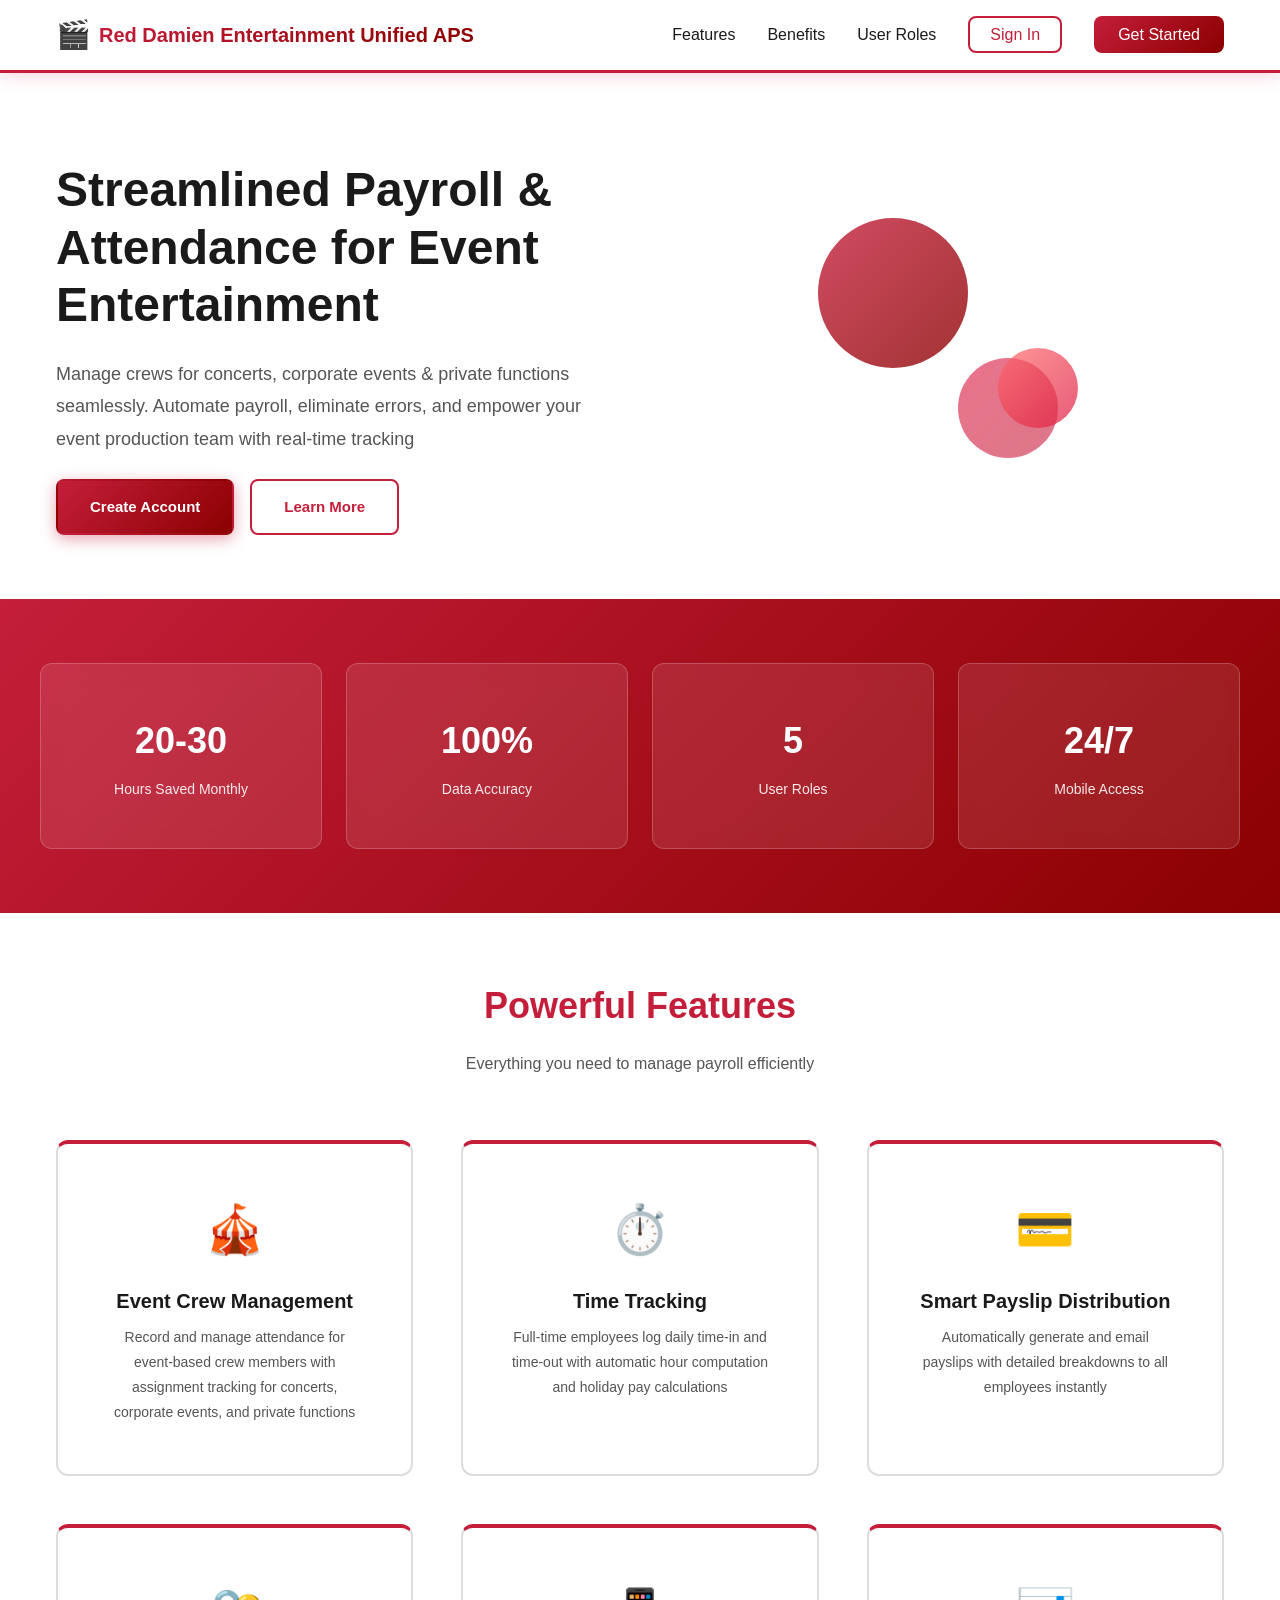
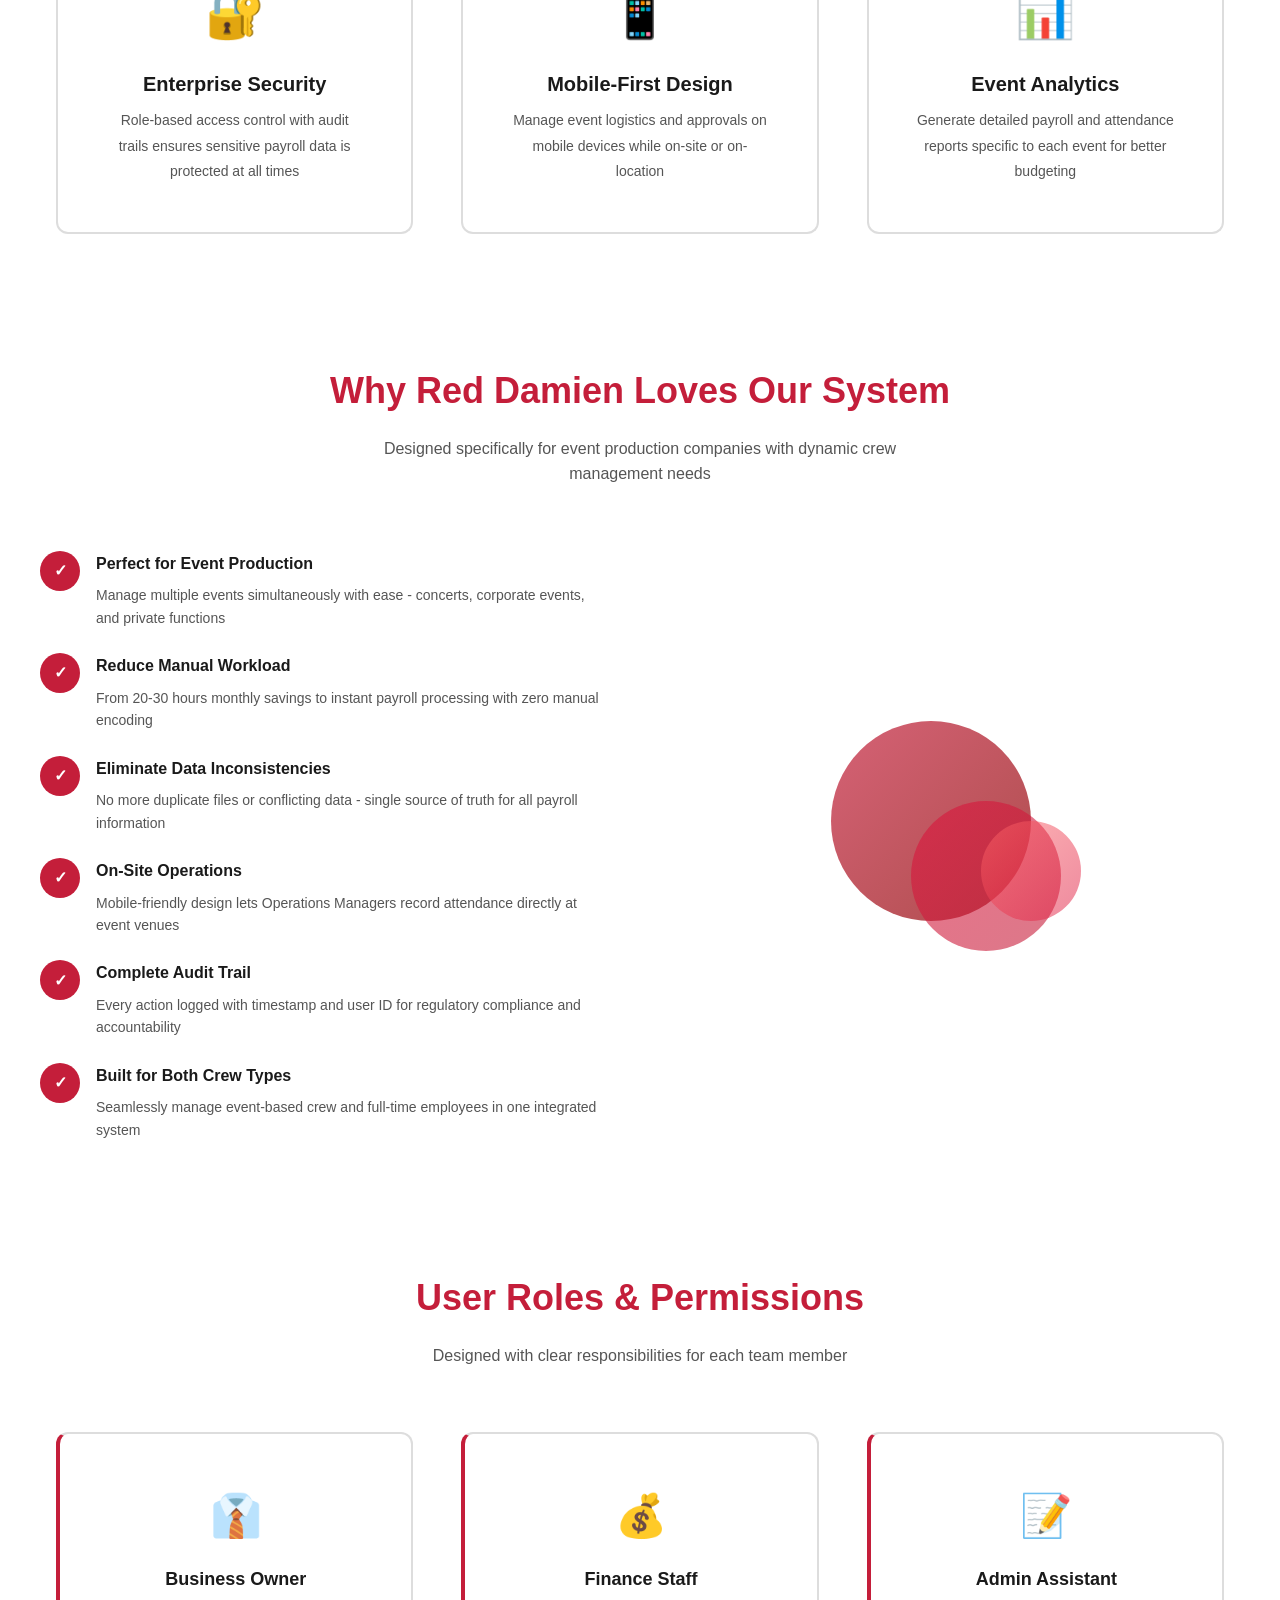
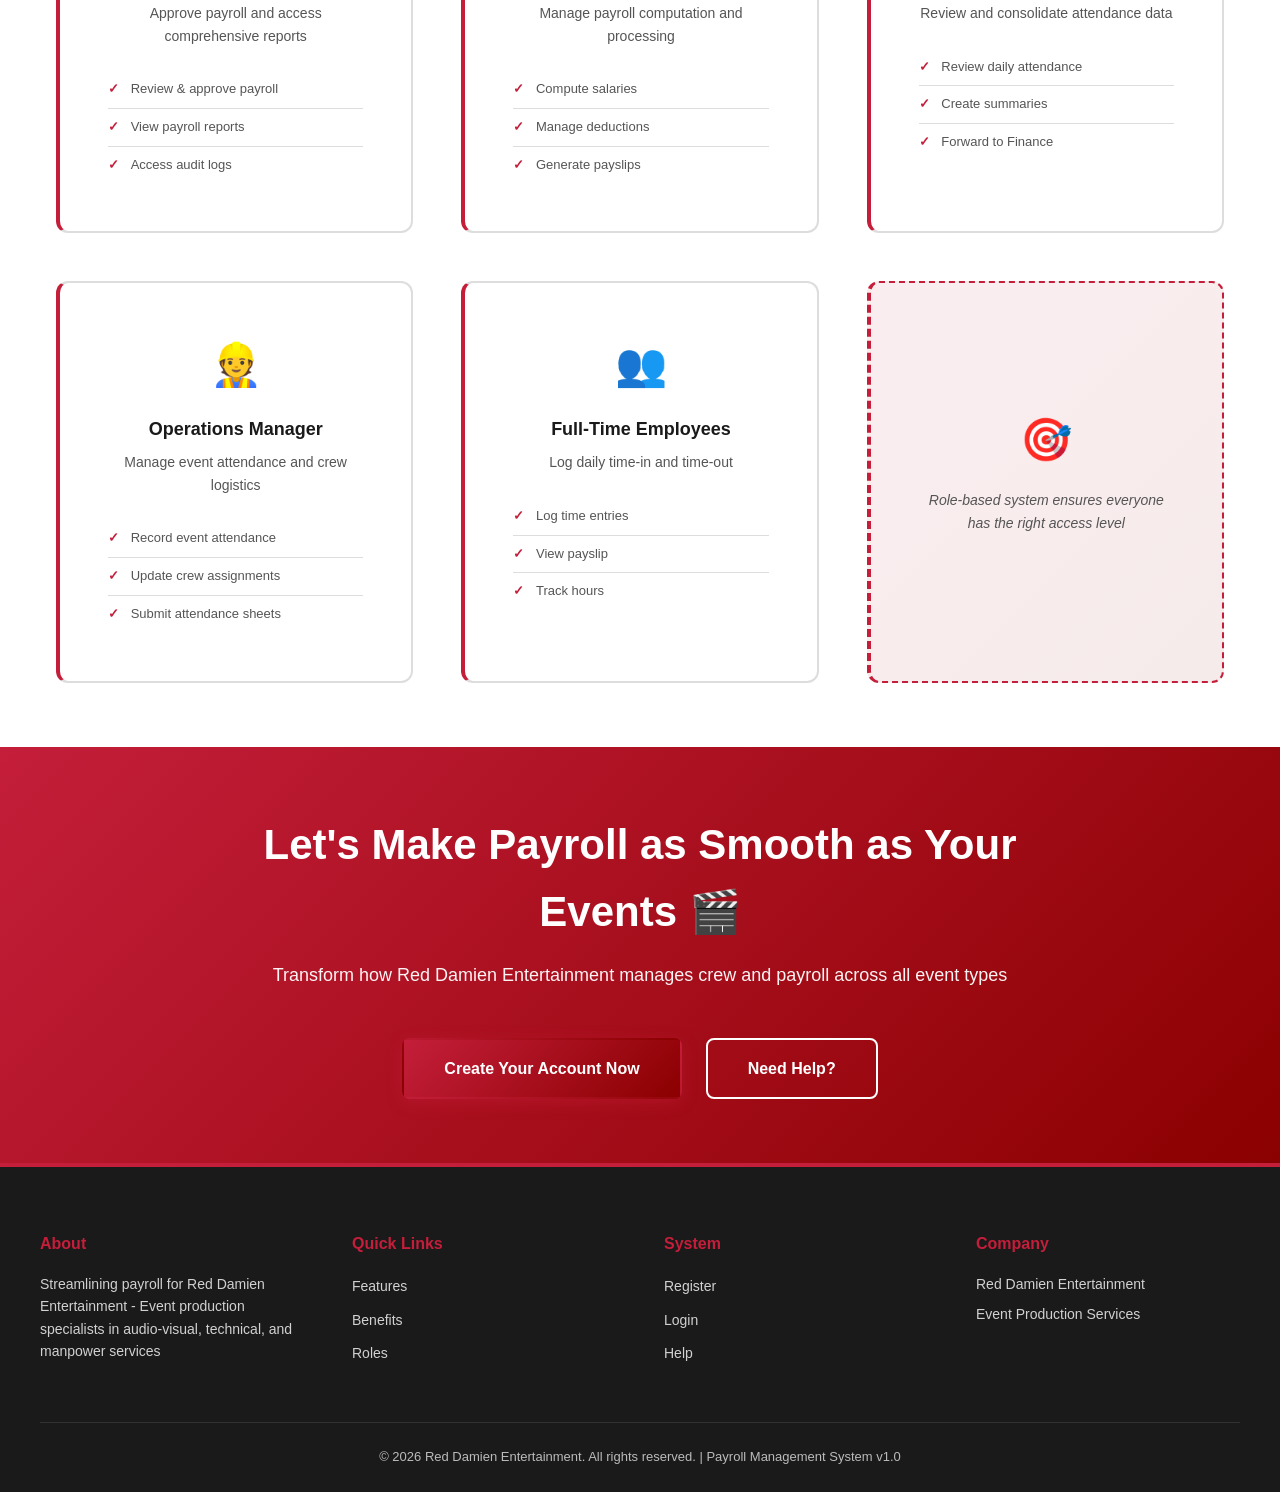
<file: src/main/webapp/index.html>
<!DOCTYPE html>
<html lang="en">
<head>
    <meta charset="UTF-8">
    <meta name="viewport" content="width=device-width, initial-scale=1.0">
    <title>Payroll Management System - Red Damien Entertainment</title>
    <link rel="stylesheet" href="styles/home.css">
</head>
<body>
    <!-- Navigation Bar -->
    <nav class="navbar">
        <div class="nav-container">
            <div class="logo">
                <span class="logo-icon">🎬</span>
                <span class="logo-text">Red Damien Entertainment Unified APS</span>
            </div>
            <ul class="nav-links">
                <li><a href="#features">Features</a></li>
                <li><a href="#benefits">Benefits</a></li>
                <li><a href="#roles">User Roles</a></li>
                <li><a href="login.html" class="nav-btn nav-signin">Sign In</a></li>
                <li><a href="#cta" class="nav-btn">Get Started</a></li>
            </ul>
        </div>
    </nav>

    <!-- Hero Section -->
    <section class="hero">
        <div class="hero-content">
            <h1 class="hero-title">Streamlined Payroll & Attendance for Event Entertainment</h1>
            <p class="hero-subtitle">Manage crews for concerts, corporate events & private functions seamlessly. Automate payroll, eliminate errors, and empower your event production team with real-time tracking</p>
            <div class="hero-buttons">
                <a href="registration.html" class="btn btn-primary">Create Account</a>
                <a href="#features" class="btn btn-secondary">Learn More</a>
            </div>
        </div>
        <div class="hero-image">
            <div class="hero-graphic">
                <div class="graphic-element element-1"></div>
                <div class="graphic-element element-2"></div>
                <div class="graphic-element element-3"></div>
            </div>
        </div>
    </section>

    <!-- Statistics Section -->
    <section class="statistics">
        <div class="stats-container">
            <div class="stat-card">
                <div class="stat-number">20-30</div>
                <div class="stat-label">Hours Saved Monthly</div>
            </div>
            <div class="stat-card">
                <div class="stat-number">100%</div>
                <div class="stat-label">Data Accuracy</div>
            </div>
            <div class="stat-card">
                <div class="stat-number">5</div>
                <div class="stat-label">User Roles</div>
            </div>
            <div class="stat-card">
                <div class="stat-number">24/7</div>
                <div class="stat-label">Mobile Access</div>
            </div>
        </div>
    </section>

    <!-- Features Section -->
    <section id="features" class="features">
        <div class="section-header">
            <h2>Powerful Features</h2>
            <p>Everything you need to manage payroll efficiently</p>
        </div>

        <div class="features-grid">
            <div class="feature-card">
                <div class="feature-icon">🎪</div>
                <h3>Event Crew Management</h3>
                <p>Record and manage attendance for event-based crew members with assignment tracking for concerts, corporate events, and private functions</p>
            </div>

            <div class="feature-card">
                <div class="feature-icon">⏱️</div>
                <h3>Time Tracking</h3>
                <p>Full-time employees log daily time-in and time-out with automatic hour computation and holiday pay calculations</p>
            </div>

            <div class="feature-card">
                <div class="feature-icon">💳</div>
                <h3>Smart Payslip Distribution</h3>
                <p>Automatically generate and email payslips with detailed breakdowns to all employees instantly</p>
            </div>

            <div class="feature-card">
                <div class="feature-icon">🔐</div>
                <h3>Enterprise Security</h3>
                <p>Role-based access control with audit trails ensures sensitive payroll data is protected at all times</p>
            </div>

            <div class="feature-card">
                <div class="feature-icon">📱</div>
                <h3>Mobile-First Design</h3>
                <p>Manage event logistics and approvals on mobile devices while on-site or on-location</p>
            </div>

            <div class="feature-card">
                <div class="feature-icon">📊</div>
                <h3>Event Analytics</h3>
                <p>Generate detailed payroll and attendance reports specific to each event for better budgeting</p>
            </div>
        </div>
    </section>

    <!-- Benefits Section -->
    <section id="benefits" class="benefits">
        <div class="section-header">
            <h2>Why Red Damien Loves Our System</h2>
            <p>Designed specifically for event production companies with dynamic crew management needs</p>
        </div>

        <div class="benefits-content">
            <div class="benefits-list">
                <div class="benefit-item">
                    <div class="benefit-check">✓</div>
                    <div class="benefit-text">
                        <h4>Perfect for Event Production</h4>
                        <p>Manage multiple events simultaneously with ease - concerts, corporate events, and private functions</p>
                    </div>
                </div>

                <div class="benefit-item">
                    <div class="benefit-check">✓</div>
                    <div class="benefit-text">
                        <h4>Reduce Manual Workload</h4>
                        <p>From 20-30 hours monthly savings to instant payroll processing with zero manual encoding</p>
                    </div>
                </div>

                <div class="benefit-item">
                    <div class="benefit-check">✓</div>
                    <div class="benefit-text">
                        <h4>Eliminate Data Inconsistencies</h4>
                        <p>No more duplicate files or conflicting data - single source of truth for all payroll information</p>
                    </div>
                </div>

                <div class="benefit-item">
                    <div class="benefit-check">✓</div>
                    <div class="benefit-text">
                        <h4>On-Site Operations</h4>
                        <p>Mobile-friendly design lets Operations Managers record attendance directly at event venues</p>
                    </div>
                </div>

                <div class="benefit-item">
                    <div class="benefit-check">✓</div>
                    <div class="benefit-text">
                        <h4>Complete Audit Trail</h4>
                        <p>Every action logged with timestamp and user ID for regulatory compliance and accountability</p>
                    </div>
                </div>

                <div class="benefit-item">
                    <div class="benefit-check">✓</div>
                    <div class="benefit-text">
                        <h4>Built for Both Crew Types</h4>
                        <p>Seamlessly manage event-based crew and full-time employees in one integrated system</p>
                    </div>
                </div>
            </div>

            <div class="benefits-image">
                <div class="benefits-graphic">
                    <div class="graphic-circle circle-1"></div>
                    <div class="graphic-circle circle-2"></div>
                    <div class="graphic-circle circle-3"></div>
                </div>
            </div>
        </div>
    </section>

    <!-- User Roles Section -->
    <section id="roles" class="user-roles">
        <div class="section-header">
            <h2>User Roles & Permissions</h2>
            <p>Designed with clear responsibilities for each team member</p>
        </div>

        <div class="roles-grid">
            <div class="role-card">
                <div class="role-icon">👔</div>
                <h3>Business Owner</h3>
                <p>Approve payroll and access comprehensive reports</p>
                <ul class="role-features">
                    <li>Review & approve payroll</li>
                    <li>View payroll reports</li>
                    <li>Access audit logs</li>
                </ul>
            </div>

            <div class="role-card">
                <div class="role-icon">💰</div>
                <h3>Finance Staff</h3>
                <p>Manage payroll computation and processing</p>
                <ul class="role-features">
                    <li>Compute salaries</li>
                    <li>Manage deductions</li>
                    <li>Generate payslips</li>
                </ul>
            </div>

            <div class="role-card">
                <div class="role-icon">📝</div>
                <h3>Admin Assistant</h3>
                <p>Review and consolidate attendance data</p>
                <ul class="role-features">
                    <li>Review daily attendance</li>
                    <li>Create summaries</li>
                    <li>Forward to Finance</li>
                </ul>
            </div>

            <div class="role-card">
                <div class="role-icon">👷</div>
                <h3>Operations Manager</h3>
                <p>Manage event attendance and crew logistics</p>
                <ul class="role-features">
                    <li>Record event attendance</li>
                    <li>Update crew assignments</li>
                    <li>Submit attendance sheets</li>
                </ul>
            </div>

            <div class="role-card">
                <div class="role-icon">👥</div>
                <h3>Full-Time Employees</h3>
                <p>Log daily time-in and time-out</p>
                <ul class="role-features">
                    <li>Log time entries</li>
                    <li>View payslip</li>
                    <li>Track hours</li>
                </ul>
            </div>

            <div class="role-card empty">
                <div class="role-placeholder">🎯</div>
                <p class="placeholder-text">Role-based system ensures everyone has the right access level</p>
            </div>
        </div>
    </section>

    <!-- CTA Section -->
    <section id="cta" class="call-to-action">
        <div class="cta-content">
            <h2>Let's Make Payroll as Smooth as Your Events 🎬</h2>
            <p>Transform how Red Damien Entertainment manages crew and payroll across all event types</p>
            <div class="cta-buttons">
                <a href="registration.html" class="btn btn-large btn-primary">Create Your Account Now</a>
                <a href="#" class="btn btn-large btn-secondary">Need Help?</a>
            </div>
        </div>
    </section>

    <!-- Footer -->
    <footer class="footer">
        <div class="footer-content">
            <div class="footer-section">
                <h4>About</h4>
                <p>Streamlining payroll for Red Damien Entertainment - Event production specialists in audio-visual, technical, and manpower services</p>
            </div>

            <div class="footer-section">
                <h4>Quick Links</h4>
                <ul>
                    <li><a href="#features">Features</a></li>
                    <li><a href="#benefits">Benefits</a></li>
                    <li><a href="#roles">Roles</a></li>
                </ul>
            </div>

            <div class="footer-section">
                <h4>System</h4>
                <ul>
                    <li><a href="registration.html">Register</a></li>
                    <li><a href="login.html">Login</a></li>
                    <li><a href="#">Help</a></li>
                </ul>
            </div>

            <div class="footer-section">
                <h4>Company</h4>
                <p>Red Damien Entertainment</p>
                <p>Event Production Services</p>
            </div>
        </div>

        <div class="footer-bottom">
            <p>&copy; 2026 Red Damien Entertainment. All rights reserved. | Payroll Management System v1.0</p>
        </div>
    </footer>

</body>
</html>
</file>
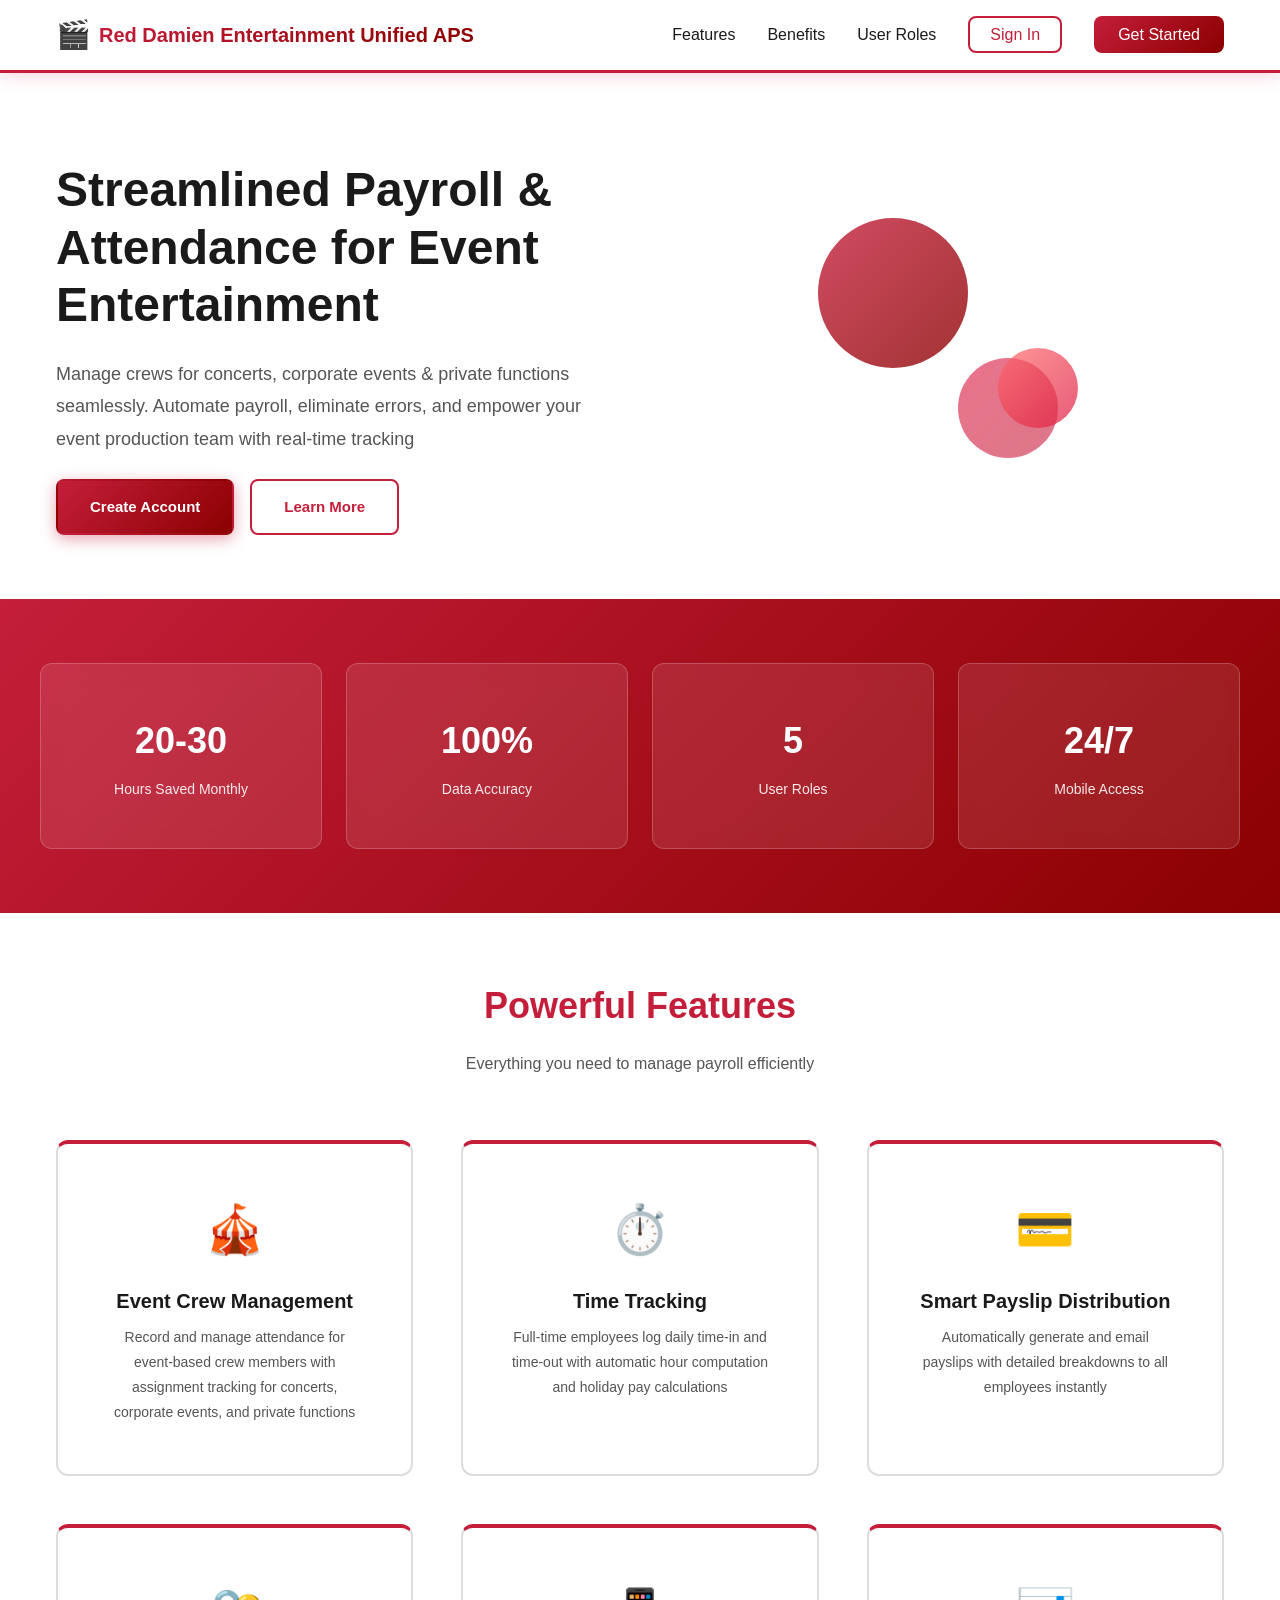
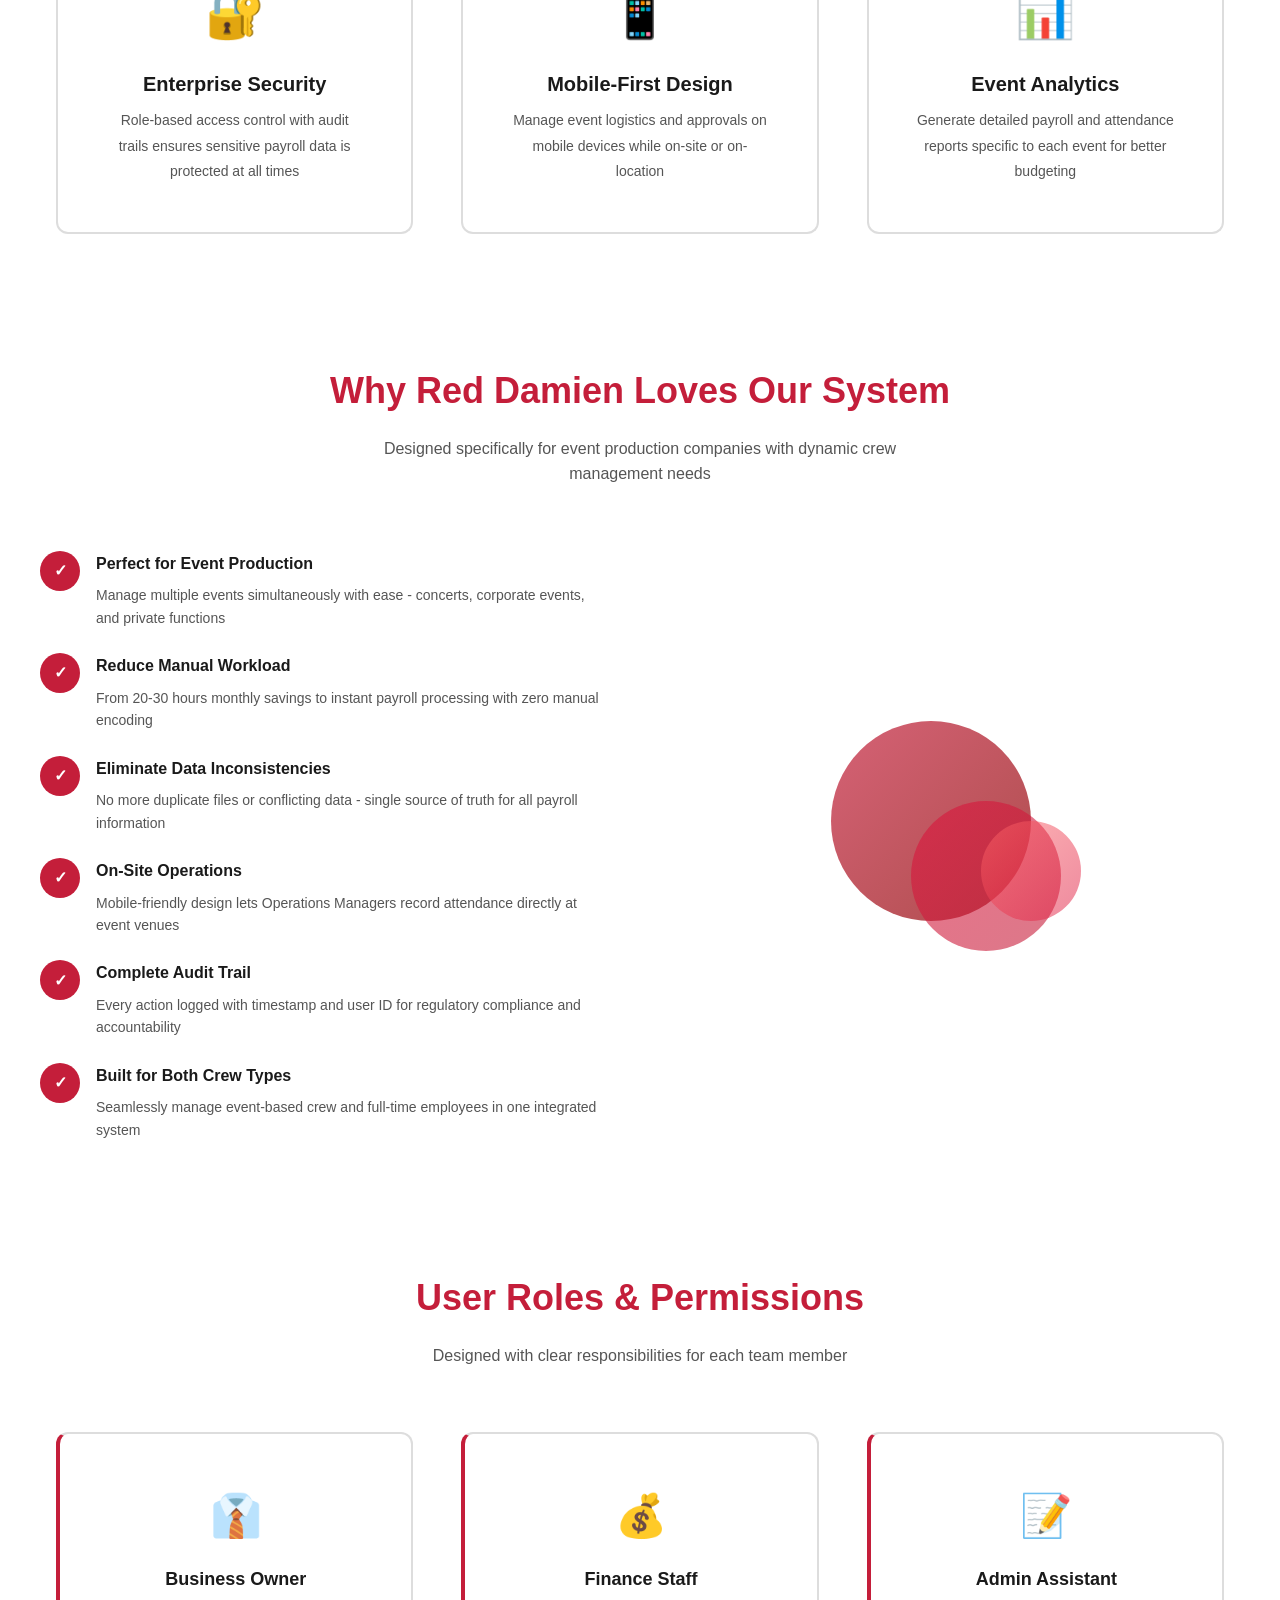
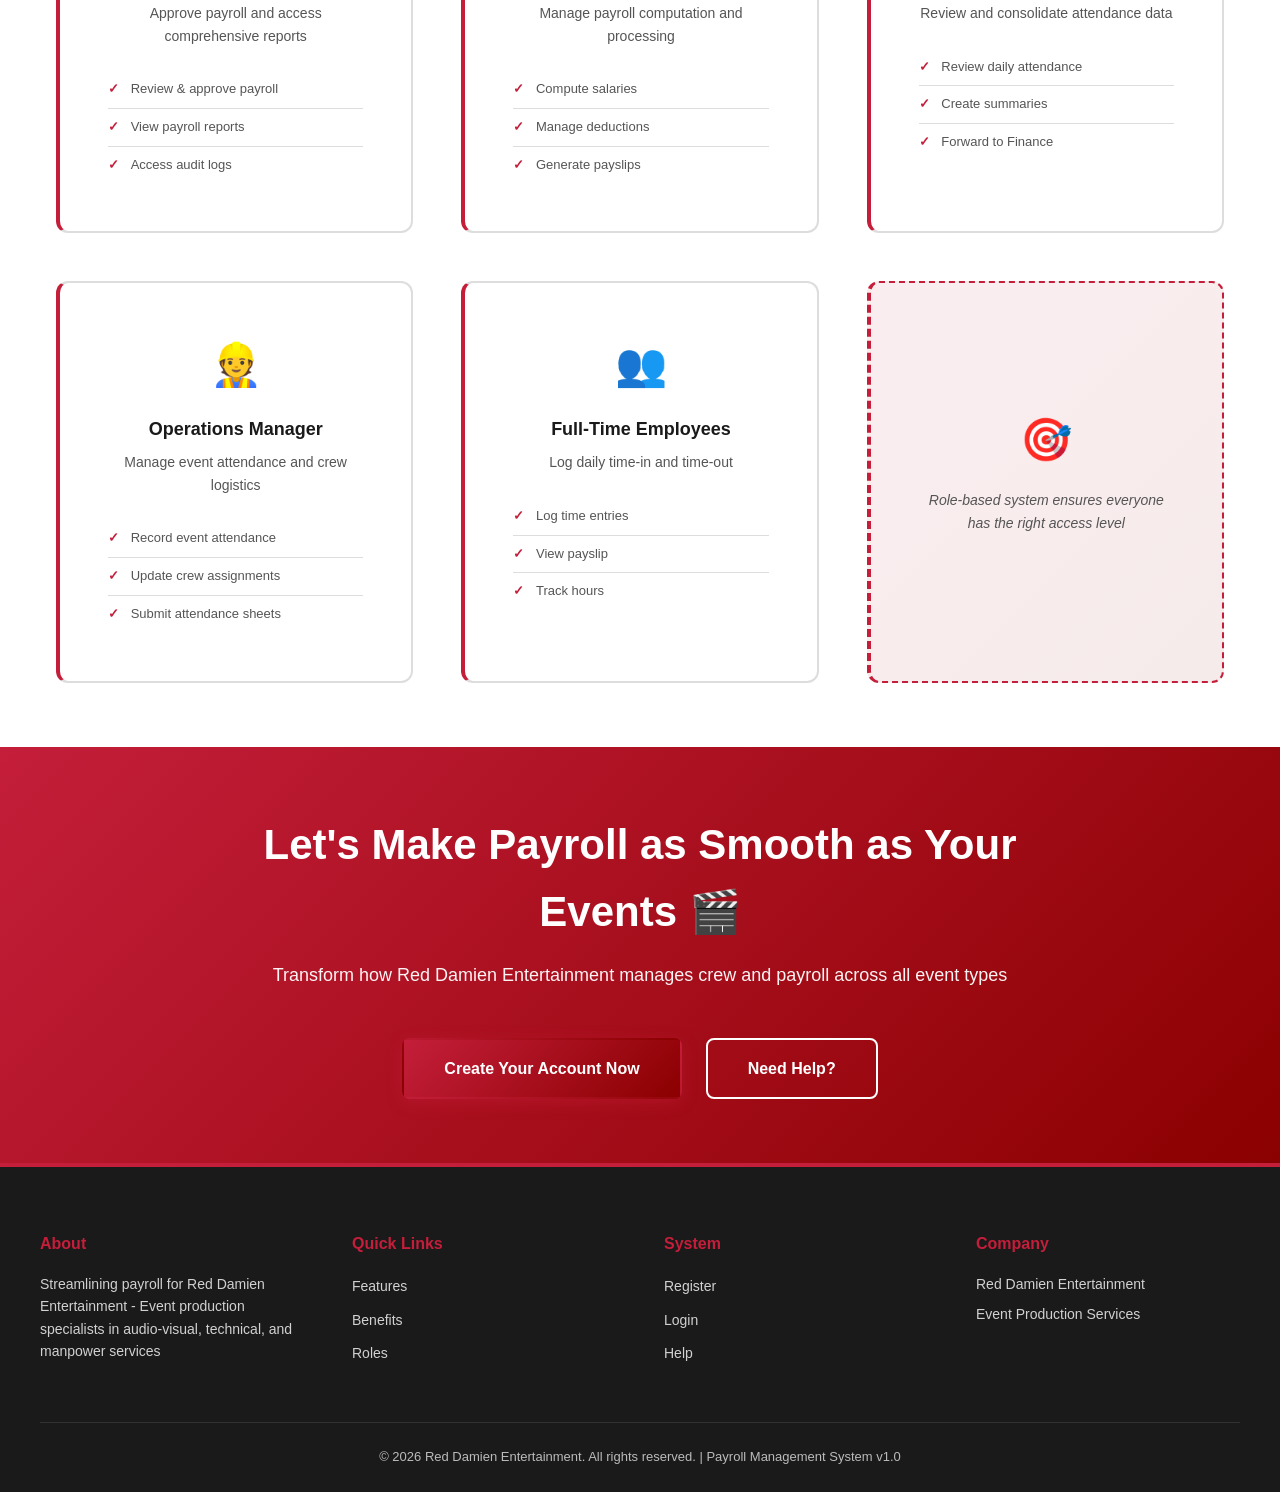
<file: CapstoneProject/src/main/webapp/index.html>
<!DOCTYPE html>
<html lang="en">
<head>
    <meta charset="UTF-8">
    <meta name="viewport" content="width=device-width, initial-scale=1.0">
    <title>Payroll Management System - Red Damien Entertainment</title>
    <link rel="stylesheet" href="styles/home.css">
</head>
<body>
    <!-- Navigation Bar -->
    <nav class="navbar">
        <div class="nav-container">
            <div class="logo">
                <span class="logo-icon">🎬</span>
                <span class="logo-text">Red Damien Entertainment Unified APS</span>
            </div>
            <ul class="nav-links">
                <li><a href="#features">Features</a></li>
                <li><a href="#benefits">Benefits</a></li>
                <li><a href="#roles">User Roles</a></li>
                <li><a href="login.html" class="nav-btn nav-signin">Sign In</a></li>
                <li><a href="#cta" class="nav-btn">Get Started</a></li>
            </ul>
        </div>
    </nav>

    <!-- Hero Section -->
    <section class="hero">
        <div class="hero-content">
            <h1 class="hero-title">Streamlined Payroll & Attendance for Event Entertainment</h1>
            <p class="hero-subtitle">Manage crews for concerts, corporate events & private functions seamlessly. Automate payroll, eliminate errors, and empower your event production team with real-time tracking</p>
            <div class="hero-buttons">
                <a href="registration.html" class="btn btn-primary">Create Account</a>
                <a href="#features" class="btn btn-secondary">Learn More</a>
            </div>
        </div>
        <div class="hero-image">
            <div class="hero-graphic">
                <div class="graphic-element element-1"></div>
                <div class="graphic-element element-2"></div>
                <div class="graphic-element element-3"></div>
            </div>
        </div>
    </section>

    <!-- Statistics Section -->
    <section class="statistics">
        <div class="stats-container">
            <div class="stat-card">
                <div class="stat-number">20-30</div>
                <div class="stat-label">Hours Saved Monthly</div>
            </div>
            <div class="stat-card">
                <div class="stat-number">100%</div>
                <div class="stat-label">Data Accuracy</div>
            </div>
            <div class="stat-card">
                <div class="stat-number">5</div>
                <div class="stat-label">User Roles</div>
            </div>
            <div class="stat-card">
                <div class="stat-number">24/7</div>
                <div class="stat-label">Mobile Access</div>
            </div>
        </div>
    </section>

    <!-- Features Section -->
    <section id="features" class="features">
        <div class="section-header">
            <h2>Powerful Features</h2>
            <p>Everything you need to manage payroll efficiently</p>
        </div>

        <div class="features-grid">
            <div class="feature-card">
                <div class="feature-icon">🎪</div>
                <h3>Event Crew Management</h3>
                <p>Record and manage attendance for event-based crew members with assignment tracking for concerts, corporate events, and private functions</p>
            </div>

            <div class="feature-card">
                <div class="feature-icon">⏱️</div>
                <h3>Time Tracking</h3>
                <p>Full-time employees log daily time-in and time-out with automatic hour computation and holiday pay calculations</p>
            </div>

            <div class="feature-card">
                <div class="feature-icon">💳</div>
                <h3>Smart Payslip Distribution</h3>
                <p>Automatically generate and email payslips with detailed breakdowns to all employees instantly</p>
            </div>

            <div class="feature-card">
                <div class="feature-icon">🔐</div>
                <h3>Enterprise Security</h3>
                <p>Role-based access control with audit trails ensures sensitive payroll data is protected at all times</p>
            </div>

            <div class="feature-card">
                <div class="feature-icon">📱</div>
                <h3>Mobile-First Design</h3>
                <p>Manage event logistics and approvals on mobile devices while on-site or on-location</p>
            </div>

            <div class="feature-card">
                <div class="feature-icon">📊</div>
                <h3>Event Analytics</h3>
                <p>Generate detailed payroll and attendance reports specific to each event for better budgeting</p>
            </div>
        </div>
    </section>

    <!-- Benefits Section -->
    <section id="benefits" class="benefits">
        <div class="section-header">
            <h2>Why Red Damien Loves Our System</h2>
            <p>Designed specifically for event production companies with dynamic crew management needs</p>
        </div>

        <div class="benefits-content">
            <div class="benefits-list">
                <div class="benefit-item">
                    <div class="benefit-check">✓</div>
                    <div class="benefit-text">
                        <h4>Perfect for Event Production</h4>
                        <p>Manage multiple events simultaneously with ease - concerts, corporate events, and private functions</p>
                    </div>
                </div>

                <div class="benefit-item">
                    <div class="benefit-check">✓</div>
                    <div class="benefit-text">
                        <h4>Reduce Manual Workload</h4>
                        <p>From 20-30 hours monthly savings to instant payroll processing with zero manual encoding</p>
                    </div>
                </div>

                <div class="benefit-item">
                    <div class="benefit-check">✓</div>
                    <div class="benefit-text">
                        <h4>Eliminate Data Inconsistencies</h4>
                        <p>No more duplicate files or conflicting data - single source of truth for all payroll information</p>
                    </div>
                </div>

                <div class="benefit-item">
                    <div class="benefit-check">✓</div>
                    <div class="benefit-text">
                        <h4>On-Site Operations</h4>
                        <p>Mobile-friendly design lets Operations Managers record attendance directly at event venues</p>
                    </div>
                </div>

                <div class="benefit-item">
                    <div class="benefit-check">✓</div>
                    <div class="benefit-text">
                        <h4>Complete Audit Trail</h4>
                        <p>Every action logged with timestamp and user ID for regulatory compliance and accountability</p>
                    </div>
                </div>

                <div class="benefit-item">
                    <div class="benefit-check">✓</div>
                    <div class="benefit-text">
                        <h4>Built for Both Crew Types</h4>
                        <p>Seamlessly manage event-based crew and full-time employees in one integrated system</p>
                    </div>
                </div>
            </div>

            <div class="benefits-image">
                <div class="benefits-graphic">
                    <div class="graphic-circle circle-1"></div>
                    <div class="graphic-circle circle-2"></div>
                    <div class="graphic-circle circle-3"></div>
                </div>
            </div>
        </div>
    </section>

    <!-- User Roles Section -->
    <section id="roles" class="user-roles">
        <div class="section-header">
            <h2>User Roles & Permissions</h2>
            <p>Designed with clear responsibilities for each team member</p>
        </div>

        <div class="roles-grid">
            <div class="role-card">
                <div class="role-icon">👔</div>
                <h3>Business Owner</h3>
                <p>Approve payroll and access comprehensive reports</p>
                <ul class="role-features">
                    <li>Review & approve payroll</li>
                    <li>View payroll reports</li>
                    <li>Access audit logs</li>
                </ul>
            </div>

            <div class="role-card">
                <div class="role-icon">💰</div>
                <h3>Finance Staff</h3>
                <p>Manage payroll computation and processing</p>
                <ul class="role-features">
                    <li>Compute salaries</li>
                    <li>Manage deductions</li>
                    <li>Generate payslips</li>
                </ul>
            </div>

            <div class="role-card">
                <div class="role-icon">📝</div>
                <h3>Admin Assistant</h3>
                <p>Review and consolidate attendance data</p>
                <ul class="role-features">
                    <li>Review daily attendance</li>
                    <li>Create summaries</li>
                    <li>Forward to Finance</li>
                </ul>
            </div>

            <div class="role-card">
                <div class="role-icon">👷</div>
                <h3>Operations Manager</h3>
                <p>Manage event attendance and crew logistics</p>
                <ul class="role-features">
                    <li>Record event attendance</li>
                    <li>Update crew assignments</li>
                    <li>Submit attendance sheets</li>
                </ul>
            </div>

            <div class="role-card">
                <div class="role-icon">👥</div>
                <h3>Full-Time Employees</h3>
                <p>Log daily time-in and time-out</p>
                <ul class="role-features">
                    <li>Log time entries</li>
                    <li>View payslip</li>
                    <li>Track hours</li>
                </ul>
            </div>

            <div class="role-card empty">
                <div class="role-placeholder">🎯</div>
                <p class="placeholder-text">Role-based system ensures everyone has the right access level</p>
            </div>
        </div>
    </section>

    <!-- CTA Section -->
    <section id="cta" class="call-to-action">
        <div class="cta-content">
            <h2>Let's Make Payroll as Smooth as Your Events 🎬</h2>
            <p>Transform how Red Damien Entertainment manages crew and payroll across all event types</p>
            <div class="cta-buttons">
                <a href="registration.html" class="btn btn-large btn-primary">Create Your Account Now</a>
                <a href="#" class="btn btn-large btn-secondary">Need Help?</a>
            </div>
        </div>
    </section>

    <!-- Footer -->
    <footer class="footer">
        <div class="footer-content">
            <div class="footer-section">
                <h4>About</h4>
                <p>Streamlining payroll for Red Damien Entertainment - Event production specialists in audio-visual, technical, and manpower services</p>
            </div>

            <div class="footer-section">
                <h4>Quick Links</h4>
                <ul>
                    <li><a href="#features">Features</a></li>
                    <li><a href="#benefits">Benefits</a></li>
                    <li><a href="#roles">Roles</a></li>
                </ul>
            </div>

            <div class="footer-section">
                <h4>System</h4>
                <ul>
                    <li><a href="registration.html">Register</a></li>
                    <li><a href="#">Login</a></li>
                    <li><a href="#">Help</a></li>
                </ul>
            </div>

            <div class="footer-section">
                <h4>Company</h4>
                <p>Red Damien Entertainment</p>
                <p>Event Production Services</p>
            </div>
        </div>

        <div class="footer-bottom">
            <p>&copy; 2026 Red Damien Entertainment. All rights reserved. | Payroll Management System v1.0</p>
        </div>
    </footer>

</body>
</html>
</file>
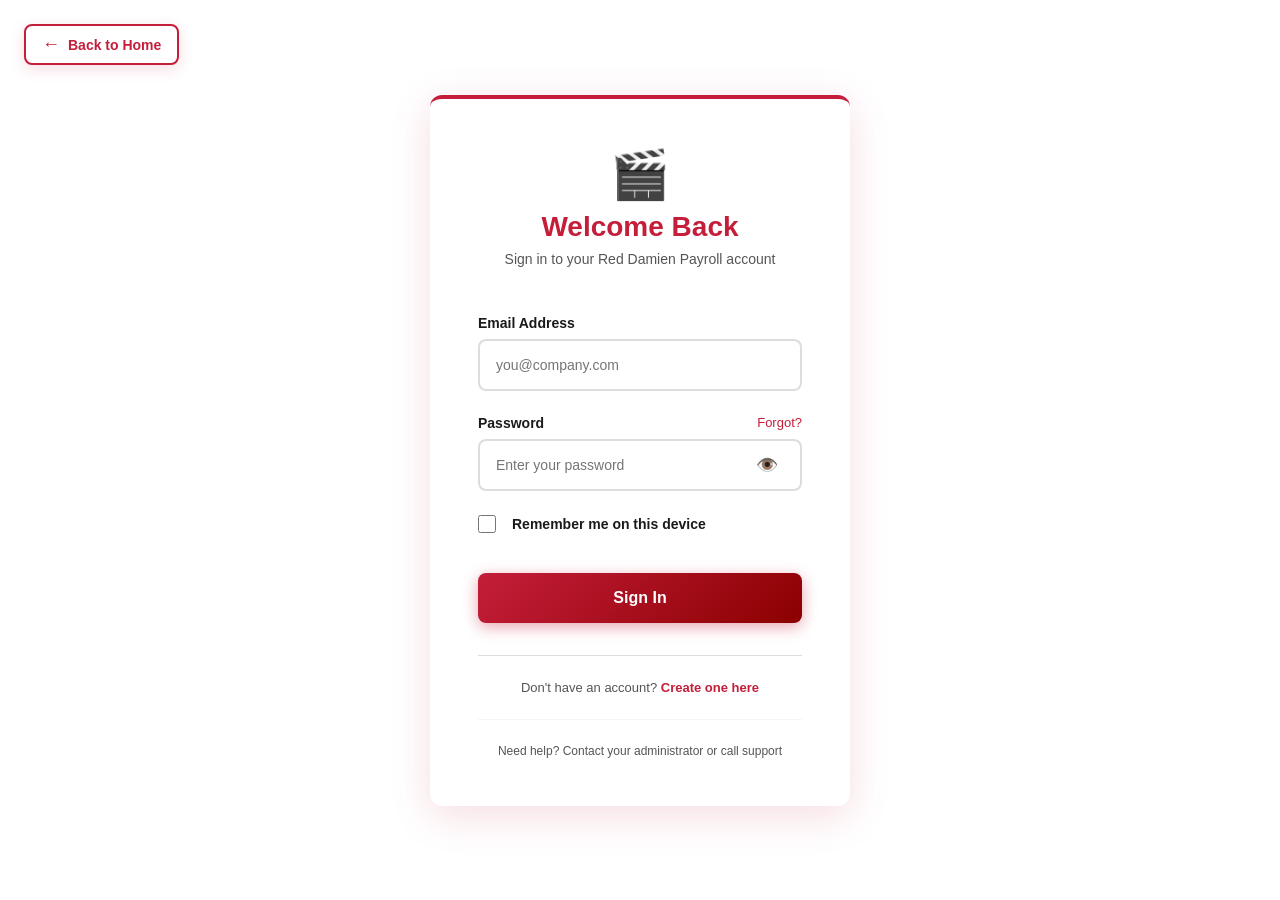
<file: src/main/webapp/attendance.html>
<!DOCTYPE html>
<html lang="en">
<head>
    <meta charset="UTF-8">
    <meta name="viewport" content="width=device-width, initial-scale=1.0">
    <title>Attendance Management - Red Damien Entertainment</title>
    <link rel="stylesheet" href="styles/attendance.css">
</head>
<body>
    <!-- Sidebar Navigation -->
    <aside class="sidebar" id="sidebar">
        <div class="sidebar-header">
            <span class="sidebar-logo">🎬</span>
            <span class="sidebar-brand">Red Damien APS</span>
        </div>
        <nav class="sidebar-nav">
            <!-- Populated dynamically by auth.js -->
        </nav>
        <div class="sidebar-footer">
            <button class="nav-item logout-btn" id="logoutBtn">
                <span class="nav-icon">🚪</span>
                <span>Sign Out</span>
            </button>
        </div>
    </aside>

    <!-- Main Content -->
    <main class="main-content">
        <!-- Top Header Bar -->
        <header class="top-bar">
            <button class="menu-toggle" id="menuToggle">☰</button>
            <h2 class="page-title">Attendance Management</h2>
            <div class="user-info-bar">
                <span class="user-name" id="currentUser">Admin</span>
                <span class="user-role-badge" id="currentRole">Operations Manager</span>
            </div>
        </header>

        <!-- Tab Navigation -->
        <div class="tab-container">
            <button class="tab active" data-tab="event-attendance">🎪 Event Attendance</button>
            <button class="tab" data-tab="fulltime-attendance">🕐 Full-Time Attendance</button>
            <button class="tab" data-tab="monthly-summary">📊 Monthly Summary</button>
        </div>

        <!-- ============================================ -->
        <!--         TAB 1: EVENT ATTENDANCE               -->
        <!-- ============================================ -->
        <section class="tab-content active" id="event-attendance">

            <!-- ======= EVENTS LIST VIEW ======= -->
            <div id="eventsListView">
                <div class="section-controls">
                    <div class="control-left">
                        <span class="record-count" id="eventCount">0 events</span>
                    </div>
                    <div class="control-right">
                        <button class="btn btn-primary" id="addEventBtn">+ New Event</button>
                    </div>
                </div>

                <div class="card">
                    <div class="card-body">
                        <div class="table-search">
                            <input type="text" id="eventSearchInput" class="search-input" placeholder="Search events...">
                        </div>
                        <div class="table-responsive">
                            <table class="data-table" id="eventsTable">
                                <thead>
                                    <tr>
                                        <th>Event Name</th>
                                        <th>Venue</th>
                                        <th>Event Date</th>
                                        <th># Crew</th>
                                        <th>Status</th>
                                        <th>Actions</th>
                                    </tr>
                                </thead>
                                <tbody id="eventsBody">
                                </tbody>
                            </table>
                        </div>
                        <div class="empty-state" id="noEvents">
                            <span class="empty-icon">🎪</span>
                            <p>No events yet. Click "+ New Event" to create one.</p>
                        </div>
                    </div>
                </div>
            </div>

            <!-- ======= EVENT DETAIL VIEW (replaces list when View is clicked) ======= -->
            <div id="eventDetailView" style="display:none;">
                <div class="section-controls">
                    <div class="control-left">
                        <button class="btn btn-outline" id="closeDetailBtn">← Back to Events</button>
                    </div>
                </div>

                <div class="card" id="eventDetailPanel">
                    <div class="card-header">
                        <h3 id="eventDetailTitle">Event Details</h3>
                        <div class="card-actions">
                            <span class="status-badge status-approved" id="submittedBadge" style="display:none;">Submitted to Finance</span>
                            <button class="btn btn-primary" id="submitToFinanceBtn" style="display:none;">Submit to Finance</button>
                            <button class="btn btn-outline" id="editEventDetailBtn" style="display:none;">Edit Event</button>
                            <button class="btn btn-danger btn-sm" id="deleteEventDetailBtn" style="display:none;">Delete Event</button>
                        </div>
                    </div>
                    <div class="card-body">
                        <div class="event-info-grid">
                            <div class="info-block">
                                <span class="info-label">Venue</span>
                                <span class="info-value" id="eventVenue">—</span>
                            </div>
                            <div class="info-block">
                                <span class="info-label">Date</span>
                                <span class="info-value" id="eventDate">—</span>
                            </div>
                            <div class="info-block">
                                <span class="info-label">Crew Members</span>
                                <span class="info-value" id="eventCrewCount">0</span>
                            </div>
                        </div>
                    </div>
                </div>

            <!-- Event Crew Attendance Table (shown with detail panel) -->
            <div class="card" id="eventAttendanceCard" style="display:none;">
                <div class="card-header">
                    <h3>Crew Attendance</h3>
                    <div class="card-actions">
                        <button class="btn btn-primary btn-sm" id="addCrewAttendanceBtn">+ Add Crew Member</button>
                    </div>
                </div>
                <div class="card-body">
                    <div class="table-responsive">
                        <table class="data-table" id="eventAttendanceTable">
                            <thead>
                                <tr>
                                    <th>Crew Member</th>
                                    <th>Role</th>
                                    <th>Assignment</th>
                                    <th>Work Performance</th>
                                    <th>Evaluation Reason</th>
                                    <th>Actions</th>
                                </tr>
                            </thead>
                            <tbody id="eventAttendanceBody">
                            </tbody>
                        </table>
                    </div>
                    <div class="empty-state" id="noEventAttendance">
                        <span class="empty-icon">📋</span>
                        <p>No crew attendance recorded yet. Click "+ Add Crew Member" to begin.</p>
                    </div>
                </div>
            </div>
            </div><!-- /eventDetailView -->
        </section>

        <!-- ============================================ -->
        <!--      TAB 2: FULL-TIME ATTENDANCE              -->
        <!-- ============================================ -->
        <section class="tab-content" id="fulltime-attendance">
            <div class="section-controls">
                <div class="control-left">
                    <div id="ftTodayDate" class="ft-today-date" style="display:none;"></div>
                    <div class="form-inline">
                        <label for="ftEmployeeSelect">Employee:</label>
                        <select id="ftEmployeeSelect">
                            <option value="">— All Employees —</option>
                        </select>
                    </div>
                    <div class="form-inline">
                        <label for="ftDateFilter">Date:</label>
                        <input type="date" id="ftDateFilter">
                    </div>
                </div>
                <div class="control-right">
                    <button class="btn btn-primary" id="submitFtToFinanceBtn" style="display:none;">Submit to Finance</button>
                    <button class="btn btn-primary" id="clockInBtn" style="display:none;">Clock In</button>
                    <button class="btn btn-outline" id="clockOutBtn" style="display:none;">Clock Out</button>
                    <button class="btn btn-primary" id="addTimeLogBtn">+ New Time Log</button>
                </div>
            </div>

            <div class="card">
                <div class="card-header">
                    <h3>Time Logs</h3>
                    <div class="card-actions">
                        <span class="record-count" id="timeLogCount">0 records</span>
                    </div>
                </div>
                <div class="card-body">
                    <div class="table-responsive">
                        <table class="data-table" id="timeLogTable">
                            <thead>
                                <tr>
                                    <th id="thEmployee">Employee</th>
                                    <th>Date</th>
                                    <th>Total Hours</th>
                                    <th>Entries</th>
                                    <th>Status</th>
                                    <th></th>
                                </tr>
                            </thead>
                            <tbody id="timeLogBody">
                            </tbody>
                        </table>
                    </div>
                    <div class="empty-state" id="noTimeLogs">
                        <span class="empty-icon">🕐</span>
                        <p>No time logs recorded yet. Click "Clock In" to get started.</p>
                    </div>
                </div>
            </div>
        </section>

        <!-- ============================================ -->
        <!--      TAB 3: MONTHLY SUMMARY                   -->
        <!-- ============================================ -->
        <section class="tab-content" id="monthly-summary">
            <div class="section-controls">
                <div class="control-left">
                    <div class="form-inline">
                        <label for="summaryMonth">Month:</label>
                        <select id="summaryMonth">
                            <option value="1">January</option>
                            <option value="2">February</option>
                            <option value="3">March</option>
                            <option value="4">April</option>
                            <option value="5">May</option>
                            <option value="6">June</option>
                            <option value="7">July</option>
                            <option value="8">August</option>
                            <option value="9">September</option>
                            <option value="10">October</option>
                            <option value="11">November</option>
                            <option value="12">December</option>
                        </select>
                    </div>
                    <div class="form-inline">
                        <label for="summaryYear">Year:</label>
                        <input type="number" id="summaryYear" min="2020" max="2030" value="2026">
                    </div>
                </div>
                <div class="control-right">
                    <button class="btn btn-primary" id="generateSummaryBtn">📊 Generate Summary</button>
                </div>
            </div>

            <!-- Summary Stats Cards -->
            <div class="stats-row" id="summaryStats">
                <div class="stat-card">
                    <div class="stat-icon">👥</div>
                    <div class="stat-details">
                        <span class="stat-number" id="statTotalEmployees">0</span>
                        <span class="stat-label">Total Employees</span>
                    </div>
                </div>
                <div class="stat-card">
                    <div class="stat-icon">✅</div>
                    <div class="stat-details">
                        <span class="stat-number" id="statTotalPresent">0</span>
                        <span class="stat-label">Total Present Days</span>
                    </div>
                </div>
                <div class="stat-card">
                    <div class="stat-icon">❌</div>
                    <div class="stat-details">
                        <span class="stat-number" id="statTotalAbsent">0</span>
                        <span class="stat-label">Total Absent Days</span>
                    </div>
                </div>
                <div class="stat-card">
                    <div class="stat-icon">⏱️</div>
                    <div class="stat-details">
                        <span class="stat-number" id="statTotalHours">0</span>
                        <span class="stat-label">Total Hours Worked</span>
                    </div>
                </div>
            </div>

            <div class="card">
                <div class="card-header">
                    <h3>Monthly Attendance Summary</h3>
                </div>
                <div class="card-body">
                    <div class="table-responsive">
                        <table class="data-table" id="summaryTable">
                            <thead>
                                <tr>
                                    <th>Employee</th>
                                    <th>Total Days Present</th>
                                    <th>Total Days Absent</th>
                                    <th>Total Days Late</th>
                                    <th>Total Hours Worked</th>
                                    <th>Overtime Hours</th>
                                    <th>Attendance Rate</th>
                                </tr>
                            </thead>
                            <tbody id="summaryBody">
                                <!-- Rows populated by JS -->
                            </tbody>
                        </table>
                    </div>
                    <div class="empty-state" id="noSummary">
                        <span class="empty-icon">📊</span>
                        <p>Select a month and year, then click "Generate Summary" to view attendance data.</p>
                    </div>
                </div>
            </div>
        </section>
    </main>

    <!-- ============================================ -->
    <!--            MODAL: ADD/EDIT EVENT              -->
    <!-- ============================================ -->
    <div class="modal-overlay" id="eventModal">
        <div class="modal">
            <div class="modal-header">
                <h3 id="eventModalTitle">Add New Event</h3>
                <button class="modal-close" id="closeEventModal">&times;</button>
            </div>
            <form class="modal-body" id="eventForm">
                <div class="form-group">
                    <label for="eventNameInput">Event Name *</label>
                    <input type="text" id="eventNameInput" placeholder="e.g., Corporate Gala Night" required>
                </div>
                <div class="form-group">
                    <label for="eventVenueInput">Event Venue *</label>
                    <input type="text" id="eventVenueInput" placeholder="e.g., SMX Convention Center" required>
                </div>
                <div class="form-group">
                    <label for="eventDateInput">Event Date *</label>
                    <input type="date" id="eventDateInput" required>
                </div>
                <div class="modal-footer">
                    <button type="button" class="btn btn-outline" id="cancelEventModal">Cancel</button>
                    <button type="submit" class="btn btn-primary" id="saveEventBtn">Save Event</button>
                </div>
            </form>
        </div>
    </div>

    <!-- ============================================ -->
    <!--       MODAL: ADD/EDIT CREW ATTENDANCE         -->
    <!-- ============================================ -->
    <div class="modal-overlay" id="crewModal">
        <div class="modal">
            <div class="modal-header">
                <h3 id="crewModalTitle">Add Crew Member</h3>
                <button class="modal-close" id="closeCrewModal">&times;</button>
            </div>
            <form class="modal-body" id="crewForm">
                <div class="form-group">
                    <label for="crewMemberSelect">Crew Member (On-Call) *</label>
                    <select id="crewMemberSelect" required>
                        <option value="">— Select On-Call Employee —</option>
                    </select>
                </div>
                <div class="form-row">
                    <div class="form-group">
                        <label for="crewRoleInput">Role *</label>
                        <input type="text" id="crewRoleInput" placeholder="e.g., Sound Engineer" required>
                    </div>
                    <div class="form-group">
                        <label for="crewAssignmentInput">Assignment *</label>
                        <input type="text" id="crewAssignmentInput" placeholder="e.g., Main Stage Audio" required>
                    </div>
                </div>
                <div class="form-row">
                    <div class="form-group">
                        <label for="workPerformanceSelect">Work Performance</label>
                        <select id="workPerformanceSelect">
                            <option value="">— Not Evaluated —</option>
                            <option value="Excellent">Excellent</option>
                            <option value="Good">Good</option>
                            <option value="Satisfactory">Satisfactory</option>
                            <option value="Needs Improvement">Needs Improvement</option>
                            <option value="Poor">Poor</option>
                        </select>
                    </div>
                    <div class="form-group">
                        <label for="evaluationReasonInput">Evaluation Reason</label>
                        <textarea id="evaluationReasonInput" rows="2" placeholder="Reason for the performance rating..."></textarea>
                    </div>
                </div>
                <div class="modal-footer">
                    <button type="button" class="btn btn-outline" id="cancelCrewModal">Cancel</button>
                    <button type="submit" class="btn btn-primary" id="saveCrewBtn">Save Crew Member</button>
                </div>
            </form>
        </div>
    </div>

    <!-- ============================================ -->
    <!--        MODAL: ADD/EDIT TIME LOG               -->
    <!-- ============================================ -->
    <div class="modal-overlay" id="timeLogModal">
        <div class="modal">
            <div class="modal-header">
                <h3 id="timeLogModalTitle">New Time Log</h3>
                <button class="modal-close" id="closeTimeLogModal">&times;</button>
            </div>
            <form class="modal-body" id="timeLogForm">
                <div class="form-group">
                    <label for="timeLogEmployee">Employee *</label>
                    <select id="timeLogEmployee" required>
                        <option value="">— Select Employee —</option>
                    </select>
                </div>
                <div class="form-group">
                    <label for="timeLogDate">Date *</label>
                    <input type="date" id="timeLogDate" required>
                </div>
                <div class="form-row">
                    <div class="form-group">
                        <label for="timeLogIn">Time In *</label>
                        <input type="time" id="timeLogIn" required>
                    </div>
                    <div class="form-group">
                        <label for="timeLogOut">Time Out</label>
                        <input type="time" id="timeLogOut">
                    </div>
                </div>
                <div class="form-group">
                    <label for="timeLogRemarks">Remarks (In)</label>
                    <textarea id="timeLogRemarks" rows="2" placeholder="Clock-in remarks..."></textarea>
                </div>
                <div class="form-group">
                    <label for="timeLogRemarksOut">Remarks (Out)</label>
                    <textarea id="timeLogRemarksOut" rows="2" placeholder="Clock-out remarks..."></textarea>
                </div>
                <div class="modal-footer">
                    <button type="button" class="btn btn-outline" id="cancelTimeLogModal">Cancel</button>
                    <button type="submit" class="btn btn-primary" id="saveTimeLogBtn">Save Time Log</button>
                </div>
            </form>
        </div>
    </div>

    <!-- ============================================ -->
    <!--          CONFIRMATION DIALOG                  -->
    <!-- ============================================ -->
    <div class="modal-overlay" id="confirmModal">
        <div class="modal modal-sm">
            <div class="modal-header">
                <h3>Confirm Action</h3>
                <button class="modal-close" id="closeConfirmModal">&times;</button>
            </div>
            <div class="modal-body">
                <p id="confirmMessage">Are you sure you want to delete this record?</p>
            </div>
            <div class="modal-footer">
                <button class="btn btn-outline" id="confirmCancel">Cancel</button>
                <button class="btn btn-danger" id="confirmOk">Confirm</button>
            </div>
        </div>
    </div>

    <!-- ============================================ -->
    <!--        MODAL: CLOCK IN / CLOCK OUT            -->
    <!-- ============================================ -->
    <div class="modal-overlay" id="clockModal">
        <div class="modal modal-sm">
            <div class="modal-header">
                <h3 id="clockModalTitle">Clock In</h3>
                <button class="modal-close" id="closeClockModal">&times;</button>
            </div>
            <form class="modal-body" id="clockForm">
                <div class="form-group">
                    <label for="clockRemarks">Remarks</label>
                    <textarea id="clockRemarks" rows="2" placeholder="e.g., Lunch break, back from errand..."></textarea>
                </div>
                <div class="modal-footer">
                    <button type="button" class="btn btn-outline" id="cancelClockModal">Cancel</button>
                    <button type="submit" class="btn btn-primary" id="clockSubmitBtn">Clock In</button>
                </div>
            </form>
        </div>
    </div>

    <!-- ============================================ -->
    <!--      MODAL: CLOCK-OUT WARNING POPUP            -->
    <!-- ============================================ -->
    <div class="modal-overlay" id="clockOutWarningModal">
        <div class="modal modal-sm">
            <div class="modal-header" style="background:#dc3545;color:#fff;">
                <h3>⚠️ Clock-Out Reminder</h3>
            </div>
            <div class="modal-body" style="text-align:center;padding:24px 20px;">
                <p id="clockOutWarningMessage" style="font-size:1.05rem;margin:0;">You have not yet clocked out.</p>
            </div>
            <div class="modal-footer" style="justify-content:center;">
                <button class="btn btn-primary" id="clockOutWarningOk">OK</button>
            </div>
        </div>
    </div>

    <!-- Toast Notification -->
    <div class="toast" id="toast">
        <span class="toast-icon" id="toastIcon">✅</span>
        <span class="toast-message" id="toastMessage">Action completed</span>
    </div>

    <script src="scripts/auth.js"></script>
    <script src="scripts/attendance.js"></script>
</body>
</html>
</file>
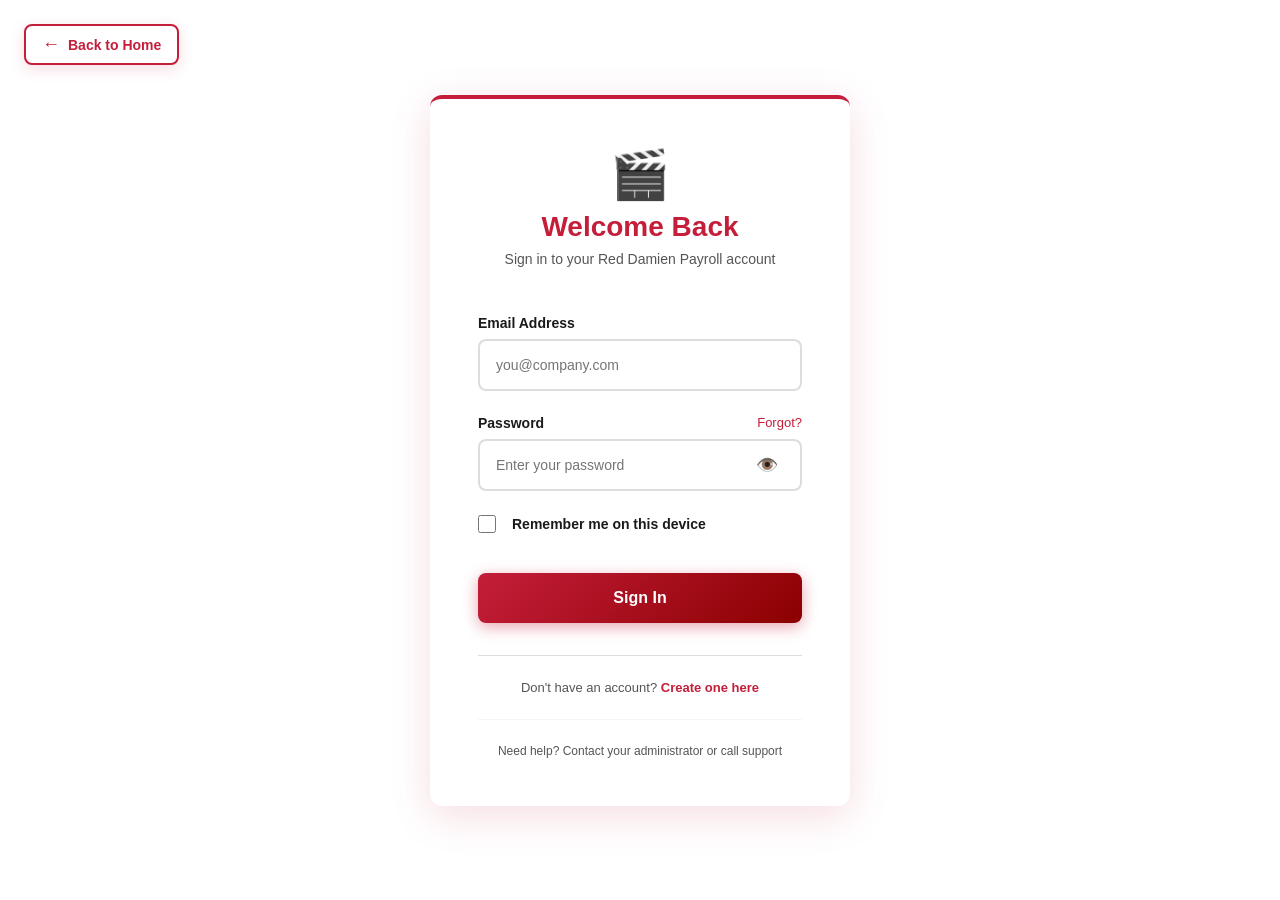
<file: src/main/webapp/audit-log.html>
<!DOCTYPE html>
<html lang="en">
<head>
    <meta charset="UTF-8">
    <meta name="viewport" content="width=device-width, initial-scale=1.0">
    <title>Audit Log - Red Damien Entertainment</title>
    <link rel="stylesheet" href="styles/attendance.css">
    <link rel="stylesheet" href="styles/usermanagement.css">
    <style>
        /* Audit log specific styles */
        .audit-filters {
            display: flex;
            gap: 12px;
            flex-wrap: wrap;
            align-items: flex-end;
        }
        .audit-filters .form-inline {
            flex: 0 0 auto;
        }

        .action-badge {
            display: inline-block;
            padding: 4px 12px;
            border-radius: 20px;
            font-size: 0.78rem;
            font-weight: 600;
            text-transform: uppercase;
            letter-spacing: 0.03em;
        }
        .action-ADDED    { background: #d4edda; color: #155724; }
        .action-EDITED   { background: #cce5ff; color: #004085; }
        .action-REMOVED  { background: #f8d7da; color: #721c24; }
        .action-APPROVED { background: #d4edda; color: #155724; }
        .action-REJECTED { background: #f8d7da; color: #721c24; }
        .action-ROLE_CHANGED { background: #fff3cd; color: #856404; }

        .target-badge {
            display: inline-block;
            padding: 3px 10px;
            border-radius: 6px;
            font-size: 0.75rem;
            font-weight: 500;
            background: #e9ecef;
            color: #495057;
        }
        .target-EMPLOYEE { background: #0d6efd18; color: #0d6efd; }
        .target-USER     { background: #6f42c118; color: #6f42c1; }
        .target-TIME_LOG { background: #fd7e1418; color: #fd7e14; }

        .audit-details {
            font-size: 0.82rem;
            color: #666;
            max-width: 320px;
            white-space: nowrap;
            overflow: hidden;
            text-overflow: ellipsis;
        }

        .audit-time {
            font-size: 0.8rem;
            color: #888;
            white-space: nowrap;
        }

        .audit-user {
            display: flex;
            flex-direction: column;
            gap: 2px;
        }
        .audit-user-name {
            font-weight: 600;
            font-size: 0.88rem;
            color: #1a1a2e;
        }
        .audit-user-role {
            font-size: 0.75rem;
            color: #888;
        }

        .audit-stats {
            display: grid;
            grid-template-columns: repeat(4, 1fr);
            gap: 16px;
            margin-bottom: 24px;
        }
        .audit-stat-card {
            background: #fff;
            border: 1px solid #eee;
            border-radius: 10px;
            padding: 18px 20px;
            display: flex;
            align-items: center;
            gap: 12px;
            box-shadow: 0 2px 8px rgba(0,0,0,.04);
        }
        .audit-stat-icon {
            font-size: 1.5rem;
            width: 42px; height: 42px;
            display: flex; align-items: center; justify-content: center;
            background: #fef2f4;
            border-radius: 10px;
        }
        .audit-stat-num {
            font-size: 1.3rem;
            font-weight: 700;
            color: #1a1a2e;
        }
        .audit-stat-lbl {
            font-size: 0.78rem;
            color: #888;
        }

        @media (max-width: 768px) {
            .audit-stats { grid-template-columns: 1fr 1fr; }
            .audit-details { max-width: 180px; }
        }
        @media (max-width: 480px) {
            .audit-stats { grid-template-columns: 1fr; }
        }
    </style>
</head>
<body>
    <!-- Sidebar -->
    <aside class="sidebar" id="sidebar">
        <div class="sidebar-header">
            <span class="sidebar-logo">🎬</span>
            <span class="sidebar-brand">Red Damien APS</span>
        </div>
        <nav class="sidebar-nav"></nav>
        <div class="sidebar-footer">
            <button class="nav-item logout-btn" id="logoutBtn">
                <span class="nav-icon">🚪</span>
                <span>Sign Out</span>
            </button>
        </div>
    </aside>

    <!-- Main Content -->
    <main class="main-content">
        <header class="top-bar">
            <button class="menu-toggle" id="menuToggle">☰</button>
            <h2 class="page-title">Audit Log</h2>
            <div class="user-info-bar">
                <span class="user-name" id="currentUser">Admin</span>
                <span class="user-role-badge" id="currentRole">Admin</span>
            </div>
        </header>

        <div class="content-area">
            <!-- Stats -->
            <div class="audit-stats">
                <div class="audit-stat-card">
                    <div class="audit-stat-icon">📝</div>
                    <div>
                        <div class="audit-stat-num" id="statTotal">0</div>
                        <div class="audit-stat-lbl">Total Actions</div>
                    </div>
                </div>
                <div class="audit-stat-card">
                    <div class="audit-stat-icon">➕</div>
                    <div>
                        <div class="audit-stat-num" id="statAdded">0</div>
                        <div class="audit-stat-lbl">Added</div>
                    </div>
                </div>
                <div class="audit-stat-card">
                    <div class="audit-stat-icon">✏️</div>
                    <div>
                        <div class="audit-stat-num" id="statEdited">0</div>
                        <div class="audit-stat-lbl">Edited</div>
                    </div>
                </div>
                <div class="audit-stat-card">
                    <div class="audit-stat-icon">🗑️</div>
                    <div>
                        <div class="audit-stat-num" id="statRemoved">0</div>
                        <div class="audit-stat-lbl">Removed</div>
                    </div>
                </div>
            </div>

            <!-- Filters -->
            <div class="section-controls">
                <div class="control-left audit-filters">
                    <div class="form-inline">
                        <label for="searchInput">Search</label>
                        <input type="text" id="searchInput" placeholder="User, target name...">
                    </div>
                    <div class="form-inline">
                        <label for="actionFilter">Action</label>
                        <select id="actionFilter">
                            <option value="">All Actions</option>
                            <option value="ADDED">Added</option>
                            <option value="EDITED">Edited</option>
                            <option value="REMOVED">Removed</option>
                            <option value="APPROVED">Approved</option>
                            <option value="REJECTED">Rejected</option>
                            <option value="ROLE_CHANGED">Role Changed</option>
                        </select>
                    </div>
                    <div class="form-inline">
                        <label for="targetFilter">Target</label>
                        <select id="targetFilter">
                            <option value="">All Targets</option>
                            <option value="EMPLOYEE">Employee</option>
                            <option value="USER">User</option>
                            <option value="TIME_LOG">Time Log</option>
                        </select>
                    </div>
                </div>
            </div>

            <!-- Table -->
            <div class="table-wrapper">
                <table class="data-table" id="auditTable">
                    <thead>
                        <tr>
                            <th>Date & Time</th>
                            <th>Performed By</th>
                            <th>Action</th>
                            <th>Target</th>
                            <th>Target Name</th>
                            <th>Details</th>
                        </tr>
                    </thead>
                    <tbody id="auditTableBody">
                        <tr><td colspan="6" class="empty-state">Loading audit log...</td></tr>
                    </tbody>
                </table>
            </div>
        </div>
    </main>

    <script src="scripts/auth.js"></script>
    <script>
    document.addEventListener('DOMContentLoaded', function () {
        'use strict';

        const tableBody    = document.getElementById('auditTableBody');
        const searchInput  = document.getElementById('searchInput');
        const actionFilter = document.getElementById('actionFilter');
        const targetFilter = document.getElementById('targetFilter');
        const logoutBtn    = document.getElementById('logoutBtn');
        const menuToggle   = document.getElementById('menuToggle');
        const sidebar      = document.getElementById('sidebar');

        let allEntries = [];

        // Sidebar toggle
        if (menuToggle) {
            menuToggle.addEventListener('click', () => sidebar.classList.toggle('collapsed'));
        }

        // Logout
        if (logoutBtn) {
            logoutBtn.addEventListener('click', () => {
                localStorage.removeItem('sessionToken');
                localStorage.removeItem('userData');
                window.location.href = 'login.html';
            });
        }

        // Load audit log
        function loadAuditLog() {
            fetch('/payroll/api/audit-log')
                .then(r => r.json())
                .then(data => {
                    allEntries = data;
                    updateStats();
                    renderTable();
                })
                .catch(err => {
                    console.error('Error loading audit log:', err);
                    tableBody.innerHTML = '<tr><td colspan="6" class="empty-state">Failed to load audit log.</td></tr>';
                });
        }

        function updateStats() {
            document.getElementById('statTotal').textContent   = allEntries.length;
            document.getElementById('statAdded').textContent    = allEntries.filter(e => e.action === 'ADDED').length;
            document.getElementById('statEdited').textContent   = allEntries.filter(e => e.action === 'EDITED').length;
            document.getElementById('statRemoved').textContent  = allEntries.filter(e => e.action === 'REMOVED').length;
        }

        function renderTable() {
            const search = (searchInput.value || '').toLowerCase();
            const action = actionFilter.value;
            const target = targetFilter.value;

            const filtered = allEntries.filter(e => {
                const matchSearch = !search ||
                    (e.userName || '').toLowerCase().includes(search) ||
                    (e.targetName || '').toLowerCase().includes(search) ||
                    (e.details || '').toLowerCase().includes(search);
                const matchAction = !action || e.action === action;
                const matchTarget = !target || e.targetType === target;
                return matchSearch && matchAction && matchTarget;
            });

            if (filtered.length === 0) {
                tableBody.innerHTML = '<tr><td colspan="6" class="empty-state">No audit log entries found.</td></tr>';
                return;
            }

            tableBody.innerHTML = filtered.map(e => {
                const dt = e.createdAt ? formatDateTime(e.createdAt) : '—';
                const actionBadge = '<span class="action-badge action-' + esc(e.action) + '">' + esc(e.action.replace('_', ' ')) + '</span>';
                const targetBadge = '<span class="target-badge target-' + esc(e.targetType) + '">' + esc(e.targetType) + '</span>';
                const roleLabel = formatRole(e.userRole);

                return '<tr>' +
                    '<td class="audit-time">' + dt + '</td>' +
                    '<td><div class="audit-user"><span class="audit-user-name">' + esc(e.userName) + '</span><span class="audit-user-role">' + roleLabel + '</span></div></td>' +
                    '<td>' + actionBadge + '</td>' +
                    '<td>' + targetBadge + '</td>' +
                    '<td><strong>' + esc(e.targetName || '—') + '</strong></td>' +
                    '<td class="audit-details" title="' + esc(e.details || '') + '">' + esc(e.details || '—') + '</td>' +
                    '</tr>';
            }).join('');
        }

        function formatDateTime(ts) {
            const d = new Date(ts);
            return d.toLocaleDateString('en-PH', { year: 'numeric', month: 'short', day: 'numeric' }) +
                   ' ' + d.toLocaleTimeString('en-PH', { hour: '2-digit', minute: '2-digit' });
        }

        function formatRole(role) {
            const labels = {
                business_owner: 'Business Owner',
                operations_manager: 'Operations Manager',
                finance_staff: 'Finance Staff',
                admin_assistant: 'Admin Assistant',
                fulltime_employee: 'Full-Time Employee',
                pending: 'Pending'
            };
            return labels[role] || role || '—';
        }

        function esc(str) {
            const d = document.createElement('div');
            d.textContent = str || '';
            return d.innerHTML;
        }

        // Filters
        searchInput.addEventListener('input', renderTable);
        actionFilter.addEventListener('change', renderTable);
        targetFilter.addEventListener('change', renderTable);

        // Init
        loadAuditLog();
    });
    </script>
</body>
</html>
</file>
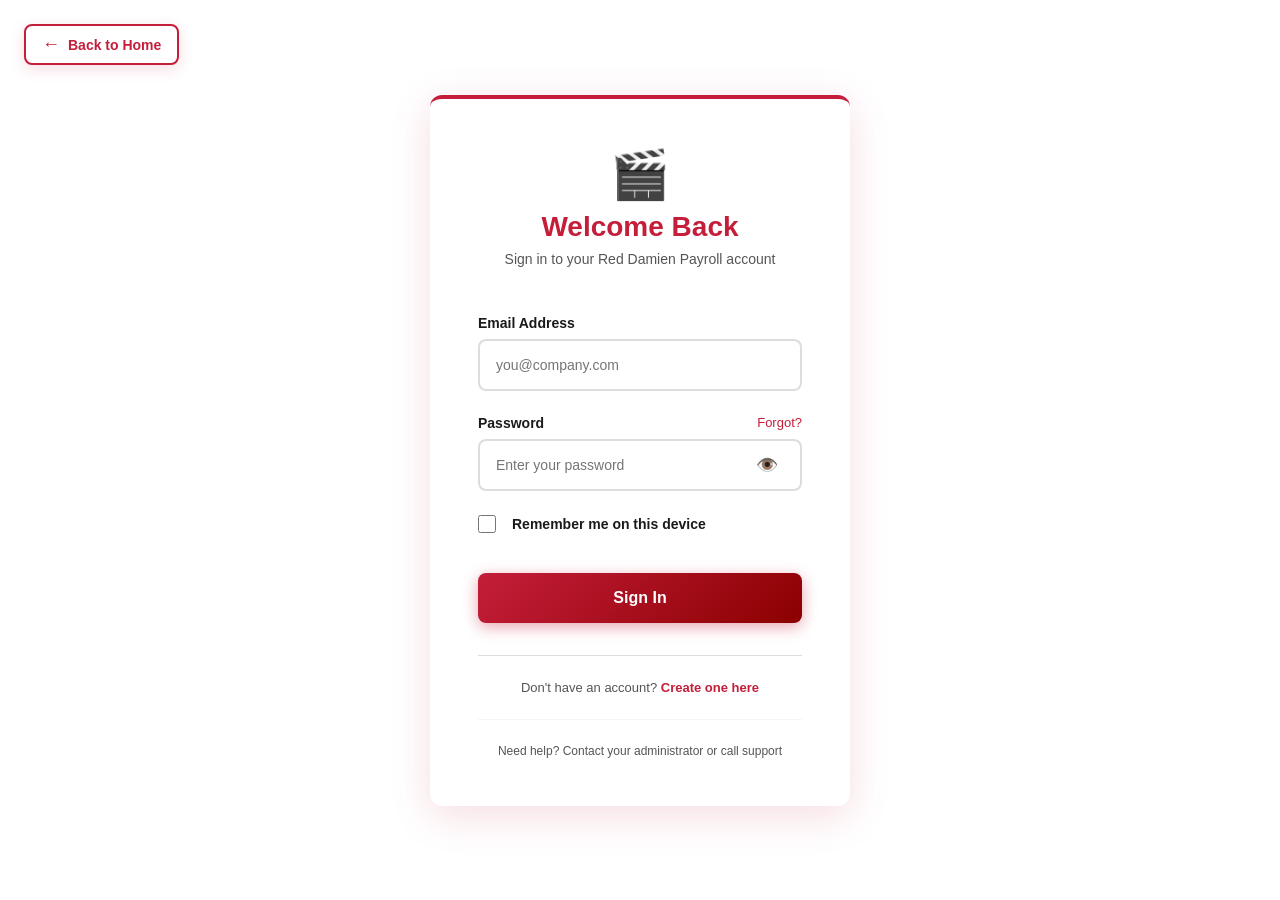
<file: src/main/webapp/dashboard.html>
<!DOCTYPE html>
<html lang="en">
<head>
    <meta charset="UTF-8">
    <meta name="viewport" content="width=device-width, initial-scale=1.0">
    <title>Dashboard - Red Damien Entertainment Payroll</title>
    <link rel="stylesheet" href="styles/attendance.css">
    <style>
        /* Dashboard-specific styles */
        .welcome-banner {
            background: linear-gradient(135deg, #c41e3a 0%, #8b0000 100%);
            color: #fff;
            border-radius: 12px;
            padding: 36px 32px;
            margin-bottom: 24px;
            display: flex;
            align-items: center;
            gap: 20px;
        }
        .welcome-banner .welcome-icon { font-size: 3rem; }
        .welcome-banner h1 { font-size: 1.5rem; margin-bottom: 4px; }
        .welcome-banner p { opacity: .85; font-size: .9rem; }

        .dash-stats {
            display: grid;
            grid-template-columns: repeat(4, 1fr);
            gap: 16px;
            margin-bottom: 24px;
        }
        .dash-stat-card {
            background: #fff;
            border: 1px solid #eee;
            border-radius: 10px;
            padding: 20px;
            display: flex;
            align-items: center;
            gap: 14px;
            box-shadow: 0 2px 8px rgba(0,0,0,.06);
            transition: transform .15s, box-shadow .15s;
        }
        .dash-stat-card:hover { transform: translateY(-2px); box-shadow: 0 4px 16px rgba(0,0,0,.1); }
        .dash-stat-icon {
            font-size: 1.8rem;
            width: 48px; height: 48px;
            display: flex; align-items: center; justify-content: center;
            background: #fef2f4;
            border-radius: 10px;
        }
        .dash-stat-num { font-size: 1.4rem; font-weight: 700; color: #1a1a2e; }
        .dash-stat-lbl { font-size: .8rem; color: #888; }

        .profile-card {
            background: #fff;
            border-radius: 12px;
            box-shadow: 0 2px 10px rgba(0,0,0,.06);
            border: 1px solid #eee;
            overflow: hidden;
        }
        .profile-card-header {
            background: linear-gradient(135deg, #c41e3a 0%, #8b0000 100%);
            color: #fff;
            padding: 24px 28px;
            display: flex;
            align-items: center;
            gap: 16px;
        }
        .profile-avatar {
            width: 56px; height: 56px;
            border-radius: 50%;
            background: rgba(255,255,255,.2);
            display: flex; align-items: center; justify-content: center;
            font-size: 1.4rem; font-weight: 700;
        }
        .profile-card-body { padding: 28px; }

        .info-grid {
            display: grid;
            grid-template-columns: 1fr 1fr;
            gap: 20px 32px;
        }
        .info-item {}
        .info-label {
            font-size: .75rem; font-weight: 700;
            text-transform: uppercase; letter-spacing: .04em;
            color: #888; margin-bottom: 6px; display: block;
        }
        .info-value {
            font-size: 1rem; color: #1a1a2e; font-weight: 500;
            padding: 10px 14px;
            background: #f8f8f8;
            border-left: 3px solid #c41e3a;
            border-radius: 4px;
        }
        .role-badge {
            display: inline-block;
            background: linear-gradient(135deg, #c41e3a, #8b0000);
            color: #fff;
            padding: 6px 16px;
            border-radius: 20px;
            font-size: .85rem; font-weight: 600;
            text-transform: capitalize;
        }

        .quick-links {
            display: grid;
            grid-template-columns: repeat(3, 1fr);
            gap: 16px;
            margin-top: 24px;
        }
        .quick-link {
            background: #fff;
            border: 1px solid #eee;
            border-radius: 10px;
            padding: 24px 20px;
            text-align: center;
            text-decoration: none;
            color: #1a1a2e;
            transition: transform .15s, box-shadow .15s, border-color .2s;
            box-shadow: 0 2px 8px rgba(0,0,0,.04);
        }
        .quick-link:hover {
            transform: translateY(-3px);
            box-shadow: 0 4px 16px rgba(196,30,58,.12);
            border-color: #c41e3a;
        }
        .quick-link .ql-icon { font-size: 2rem; margin-bottom: 8px; }
        .quick-link .ql-label { font-weight: 600; font-size: .9rem; }
        .quick-link .ql-desc { font-size: .78rem; color: #888; margin-top: 4px; }

        .error-message {
            background-color: #fee;
            color: #c33;
            padding: 15px;
            border-radius: 6px;
            margin-bottom: 20px;
            display: none;
        }
        .error-message.show { display: block; }

        @media (max-width: 768px) {
            .dash-stats { grid-template-columns: 1fr 1fr; }
            .info-grid { grid-template-columns: 1fr; }
            .quick-links { grid-template-columns: 1fr; }
        }
        @media (max-width: 480px) {
            .dash-stats { grid-template-columns: 1fr; }
        }
    </style>
</head>
<body>
    <!-- Sidebar Navigation -->
    <aside class="sidebar" id="sidebar">
        <div class="sidebar-header">
            <span class="sidebar-logo">🎬</span>
            <span class="sidebar-brand">Red Damien APS</span>
        </div>
        <nav class="sidebar-nav">
            <!-- Populated dynamically by auth.js -->
        </nav>
        <div class="sidebar-footer">
            <button class="nav-item logout-btn" id="logoutBtn">
                <span class="nav-icon">🚪</span>
                <span>Sign Out</span>
            </button>
        </div>
    </aside>

    <!-- Main Content -->
    <main class="main-content">
        <header class="top-bar">
            <button class="menu-toggle" id="menuToggle">☰</button>
            <h2 class="page-title">Dashboard</h2>
            <div class="user-info-bar">
                <span class="user-name" id="currentUser">Admin</span>
                <span class="user-role-badge" id="currentRole">Admin</span>
            </div>
        </header>

        <div class="content-area">
            <div class="error-message" id="errorMessage"></div>

            <!-- Welcome Banner -->
            <div class="welcome-banner">
                <span class="welcome-icon">🎬</span>
                <div>
                    <h1 id="welcomeName">Welcome back!</h1>
                    <p>Red Damien Entertainment Automated Payroll System</p>
                </div>
            </div>

            <!-- Stats -->
            <div class="dash-stats">
                <div class="dash-stat-card">
                    <div class="dash-stat-icon">👥</div>
                    <div>
                        <div class="dash-stat-num" id="dsTotal">0</div>
                        <div class="dash-stat-lbl">Total Employees</div>
                    </div>
                </div>
                <div class="dash-stat-card">
                    <div class="dash-stat-icon">🏢</div>
                    <div>
                        <div class="dash-stat-num" id="dsFullTime">0</div>
                        <div class="dash-stat-lbl">Full-Time</div>
                    </div>
                </div>
                <div class="dash-stat-card">
                    <div class="dash-stat-icon">🎪</div>
                    <div>
                        <div class="dash-stat-num" id="dsOnCall">0</div>
                        <div class="dash-stat-lbl">On-Call Crew</div>
                    </div>
                </div>
                <div class="dash-stat-card">
                    <div class="dash-stat-icon">✅</div>
                    <div>
                        <div class="dash-stat-num" id="dsActive">0</div>
                        <div class="dash-stat-lbl">Active</div>
                    </div>
                </div>
            </div>

            <!-- Profile Card -->
            <div class="profile-card">
                <div class="profile-card-header">
                    <div class="profile-avatar" id="profileAvatar">A</div>
                    <div>
                        <h3 id="profileName">Loading...</h3>
                        <span class="role-badge" id="userRole">Loading...</span>
                    </div>
                </div>
                <div class="profile-card-body">
                    <div class="info-grid">
                        <div class="info-item">
                            <span class="info-label">First Name</span>
                            <div class="info-value" id="userFirstName">Loading...</div>
                        </div>
                        <div class="info-item">
                            <span class="info-label">Last Name</span>
                            <div class="info-value" id="userLastName">Loading...</div>
                        </div>
                        <div class="info-item">
                            <span class="info-label">Email Address</span>
                            <div class="info-value" id="userEmail">Loading...</div>
                        </div>
                        <div class="info-item">
                            <span class="info-label">User Role</span>
                            <div class="info-value" id="userRoleText">Loading...</div>
                        </div>
                    </div>
                </div>
            </div>

        </div>
    </main>

    <script src="scripts/auth.js"></script>
    <script>
        document.addEventListener('DOMContentLoaded', async function() {
            const userFirstNameEl = document.getElementById('userFirstName');
            const userLastNameEl = document.getElementById('userLastName');
            const userEmailEl = document.getElementById('userEmail');
            const userRoleEl = document.getElementById('userRole');
            const userRoleTextEl = document.getElementById('userRoleText');
            const errorMessageEl = document.getElementById('errorMessage');
            const logoutBtn = document.getElementById('logoutBtn');

            const statsContainer = document.querySelector('.dash-stats');
            const roleForStats = (window.AUTH && AUTH.getUserRole) ? AUTH.getUserRole() : '';
            const canSeeEmployeeTotals = ['business_owner', 'finance_staff', 'admin_assistant'].includes(roleForStats);

            if (canSeeEmployeeTotals) {
                // Load employee stats from API
                try {
                    const resp = await fetch('/payroll/api/employees', {
                        headers: { 'Content-Type': 'application/json' }
                    });
                    const emps = await resp.json();
                    document.getElementById('dsTotal').textContent = emps.length;
                    document.getElementById('dsFullTime').textContent = emps.filter(e => e.employeeType === 'full-time').length;
                    document.getElementById('dsOnCall').textContent = emps.filter(e => e.employeeType === 'on-call').length;
                    document.getElementById('dsActive').textContent = emps.filter(e => e.status === 'active').length;
                } catch(e) {
                    console.error('Failed to load employee stats:', e);
                }
            } else if (statsContainer) {
                statsContainer.style.display = 'none';
            }

            // Filter quick links by role
            if (window.AUTH) {
                AUTH.filterQuickLinks();
            }

            // Get user data from localStorage
            const userDataStr = localStorage.getItem('userData');

            if (!userDataStr) {
                showError('No user data found. Please log in again.');
                setTimeout(() => { window.location.href = 'login.html'; }, 2000);
                return;
            }

            try {
                const userData = JSON.parse(userDataStr);

                userFirstNameEl.textContent = userData.firstName || 'Unknown';
                userLastNameEl.textContent = userData.lastName || 'Unknown';
                userEmailEl.textContent = userData.email || 'Unknown';

                const formattedRole = (userData.userRole || 'user')
                    .toLowerCase().replace(/_/g, ' ')
                    .split(' ')
                    .map(w => w.charAt(0).toUpperCase() + w.slice(1))
                    .join(' ');

                userRoleEl.textContent = formattedRole;
                userRoleTextEl.textContent = formattedRole;

                // Welcome name
                const fn = userData.firstName || '';
                document.getElementById('welcomeName').textContent = 'Welcome back, ' + fn + '!';
                document.getElementById('profileName').textContent = (fn + ' ' + (userData.lastName || '')).trim();
                document.getElementById('profileAvatar').textContent = ((fn[0]||'') + ((userData.lastName||'')[0]||'')).toUpperCase();

            } catch (error) {
                console.error('Error parsing user data:', error);
                showError('Error loading user data. Please log in again.');
                setTimeout(() => { window.location.href = 'login.html'; }, 2000);
            }

            // Logout
            logoutBtn.addEventListener('click', function() {
                localStorage.removeItem('userData');
                localStorage.removeItem('sessionToken');
                window.location.href = 'index.html';
            });

            // Sidebar toggle
            const menuToggle = document.getElementById('menuToggle');
            const sidebar = document.getElementById('sidebar');
            if (menuToggle && sidebar) {
                menuToggle.addEventListener('click', () => sidebar.classList.toggle('open'));
            }

            function showError(message) {
                errorMessageEl.textContent = message;
                errorMessageEl.classList.add('show');
            }
        });
    </script>
</body>
</html>
</file>
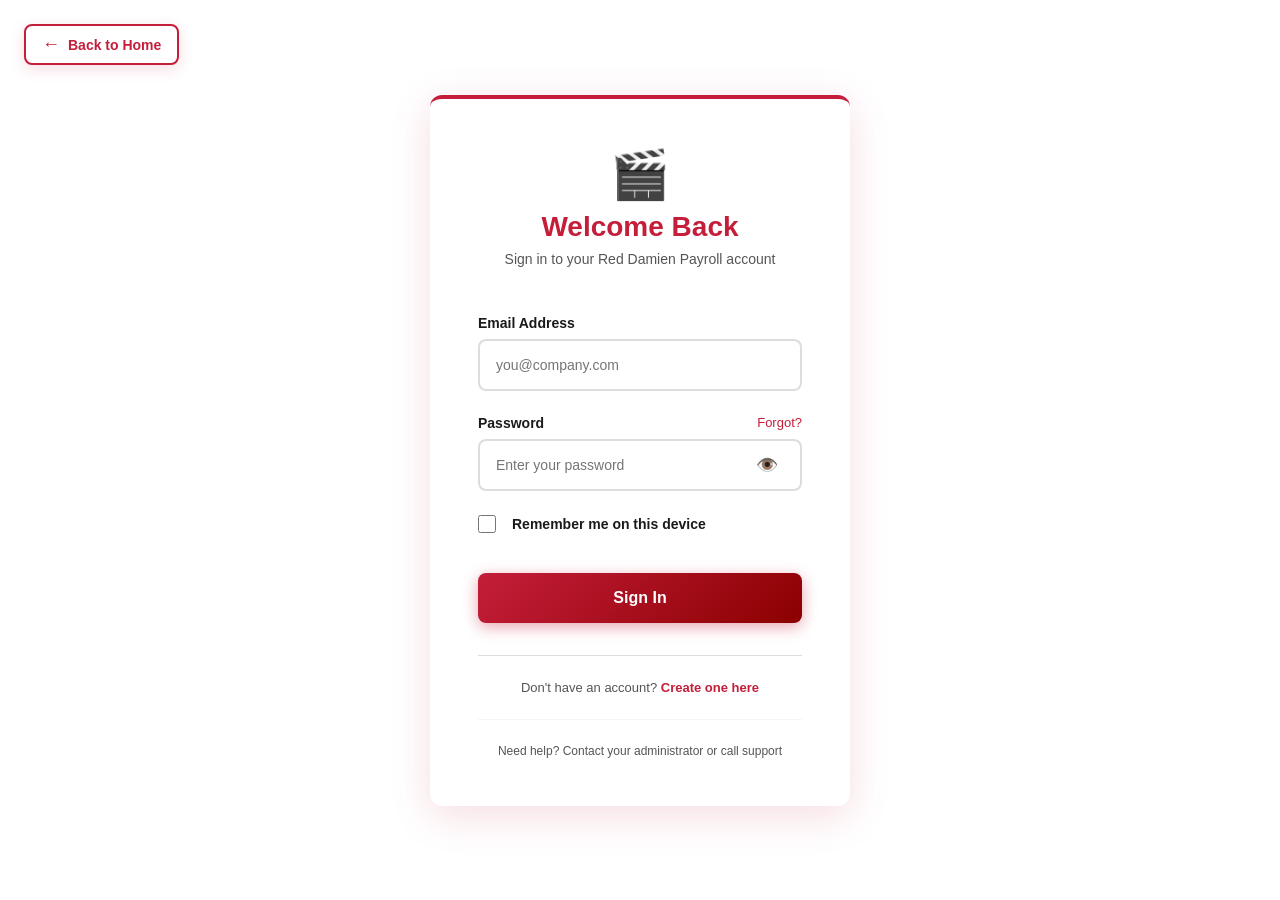
<file: src/main/webapp/employees.html>
<!DOCTYPE html>
<html lang="en">
<head>
    <meta charset="UTF-8">
    <meta name="viewport" content="width=device-width, initial-scale=1.0">
    <title>Employee Management - Red Damien Entertainment</title>
    <link rel="stylesheet" href="styles/attendance.css">
    <link rel="stylesheet" href="styles/employees.css">
</head>
<body>
    <!-- Sidebar Navigation -->
    <aside class="sidebar" id="sidebar">
        <div class="sidebar-header">
            <span class="sidebar-logo">🎬</span>
            <span class="sidebar-brand">Red Damien APS</span>
        </div>
        <nav class="sidebar-nav">
            <!-- Populated dynamically by auth.js -->
        </nav>
        <div class="sidebar-footer">
            <button class="nav-item logout-btn" id="logoutBtn">
                <span class="nav-icon">🚪</span>
                <span>Sign Out</span>
            </button>
        </div>
    </aside>

    <!-- Main Content -->
    <main class="main-content">
        <!-- Top Header Bar -->
        <header class="top-bar">
            <button class="menu-toggle" id="menuToggle">☰</button>
            <h2 class="page-title">Employee Management</h2>
            <div class="user-info-bar">
                <span class="user-name" id="currentUser">Admin</span>
                <span class="user-role-badge" id="currentRole">Admin</span>
            </div>
        </header>

        <!-- Content Area -->
        <div class="content-area">
            <!-- Stats Row -->
            <div class="stats-row">
                <div class="stat-card">
                    <div class="stat-icon">👥</div>
                    <div class="stat-details">
                        <span class="stat-number" id="statTotal">0</span>
                        <span class="stat-label">Total Employees</span>
                    </div>
                </div>
                <div class="stat-card">
                    <div class="stat-icon">🏢</div>
                    <div class="stat-details">
                        <span class="stat-number" id="statFullTime">0</span>
                        <span class="stat-label">Full-Time</span>
                    </div>
                </div>
                <div class="stat-card">
                    <div class="stat-icon">🎪</div>
                    <div class="stat-details">
                        <span class="stat-number" id="statOnCall">0</span>
                        <span class="stat-label">On-Call Crew</span>
                    </div>
                </div>
            </div>

            <!-- Toolbar: Search + Filter + Add -->
            <div class="directory-toolbar">
                <div class="toolbar-row">
                    <div class="search-box">
                        <svg class="search-svg" width="16" height="16" viewBox="0 0 24 24" fill="none" stroke="currentColor" stroke-width="2" stroke-linecap="round" stroke-linejoin="round"><circle cx="11" cy="11" r="8"/><line x1="21" y1="21" x2="16.65" y2="16.65"/></svg>
                        <input type="text" id="searchInput" placeholder="Search employees...">
                    </div>
                    <div class="filter-group" id="typeFilterGroup">
                        <button class="filter-btn active" data-filter="all">All</button>
                        <button class="filter-btn" data-filter="full-time">Full-Time</button>
                        <button class="filter-btn" data-filter="on-call">On-Call</button>
                    </div>
                    <div class="toolbar-spacer"></div>
                    <span class="record-count" id="recordCount">0 employees</span>
                    <button class="btn btn-primary" id="addEmployeeBtn">+ Add On-Call Employee</button>
                </div>
            </div>

            <!-- Unified Employee Directory -->
            <div class="card" id="directoryCard">
                <div class="card-body" style="padding:0;">
                    <div class="table-responsive">
                        <table class="data-table" id="employeeTable">
                            <thead>
                                <tr>
                                    <th class="sortable-header" data-sort="name" id="headerName">
                                        Employee <span class="sort-indicator"></span>
                                    </th>
                                    <th class="sortable-header" data-sort="type" id="headerType">
                                        Type <span class="sort-indicator"></span>
                                    </th>
                                    <th>Role</th>
                                    <th>Actions</th>
                                </tr>
                            </thead>
                            <tbody id="employeeBody">
                            </tbody>
                        </table>
                    </div>
                    <div class="empty-state" id="noEmployees" style="display:none;">
                        <span class="empty-icon">📋</span>
                        <p>No employees found.</p>
                    </div>
                </div>
            </div>
        </div>
    </main>

    <!-- ============================================ -->
    <!--       MODAL: ADD/EDIT EMPLOYEE                -->
    <!-- ============================================ -->
    <div class="modal-overlay" id="employeeModal">
        <div class="modal">
            <div class="modal-header">
                <h3 id="employeeModalTitle">Add Employee</h3>
                <button class="modal-close" id="closeEmployeeModal">&times;</button>
            </div>
            <form class="modal-body" id="employeeForm">
                <div class="form-row">
                    <div class="form-group">
                        <label for="empFirstName">First Name *</label>
                        <input type="text" id="empFirstName" placeholder="Juan" required>
                    </div>
                    <div class="form-group">
                        <label for="empLastName">Last Name *</label>
                        <input type="text" id="empLastName" placeholder="Dela Cruz" required>
                    </div>
                </div>
                <div class="form-group">
                    <label for="empEmail">Email Address</label>
                    <input type="email" id="empEmail" placeholder="juan@example.com">
                </div>
                <div class="form-group">
                    <label for="empAddress">Address *</label>
                    <input type="text" id="empAddress" placeholder="123 Main St, Quezon City" required>
                </div>
                <div class="form-group">
                    <label for="empCellphone">Cellphone Number *</label>
                    <input type="tel" id="empCellphone" placeholder="09171234567" required>
                </div>
                <div class="form-group">
                    <label for="empSkill">Skill *</label>
                    <input type="text" id="empSkill" placeholder="e.g., Lighting, Audio Mixing, Sound Engineering" required>
                </div>

                <!-- Role dropdown: visible only for full-time employees in edit mode -->
                <div class="form-group" id="empRoleGroup" style="display:none;">
                    <label for="empRole">Role / Position</label>
                    <select id="empRole">
                        <option value="">— Keep Current —</option>
                        <option value="operations_manager">Operations Manager</option>
                        <option value="finance_staff">Finance Staff</option>
                        <option value="admin_assistant">Admin Assistant</option>
                        <option value="fulltime_employee">Full-Time Employee</option>
                    </select>
                </div>

                <div class="form-group">
                    <label>Valid ID Scan Copy *</label>
                    <div class="file-upload-area" id="fileUploadArea">
                        <input type="file" id="empIdScan" accept="image/*" hidden>
                        <div class="file-upload-placeholder" id="uploadPlaceholder">
                            <span class="upload-icon">📄</span>
                            <span class="upload-text">Click or drag to upload a valid ID scan</span>
                            <span class="upload-hint">JPG, PNG — max 5 MB</span>
                        </div>
                        <div class="file-upload-preview" id="uploadPreview" style="display:none;">
                            <img id="previewImg" src="" alt="ID Preview">
                            <button type="button" class="remove-file-btn" id="removeFileBtn">&times;</button>
                        </div>
                    </div>
                </div>
                <div class="modal-footer">
                    <button type="button" class="btn btn-outline" id="cancelEmployeeModal">Cancel</button>
                    <button type="submit" class="btn btn-primary">Save Employee</button>
                </div>
            </form>
        </div>
    </div>

    <!-- ============================================ -->
    <!--      MODAL: VIEW EMPLOYEE DETAILS             -->
    <!-- ============================================ -->
    <div class="modal-overlay" id="viewModal">
        <div class="modal">
            <div class="modal-header">
                <h3>Employee Details</h3>
                <button class="modal-close" id="closeViewModal">&times;</button>
            </div>
            <div class="modal-body" id="viewModalBody">
                <!-- Populated by JS -->
            </div>
            <div class="modal-footer" style="padding: 0 24px 24px;">
                <button class="btn btn-outline" id="closeViewBtn">Close</button>
                <button class="btn btn-primary" id="editFromViewBtn">✏️ Edit</button>
            </div>
        </div>
    </div>

    <!-- ============================================ -->
    <!--          CONFIRMATION DIALOG                  -->
    <!-- ============================================ -->
    <div class="modal-overlay" id="confirmModal">
        <div class="modal modal-sm">
            <div class="modal-header">
                <h3>Confirm Action</h3>
                <button class="modal-close" id="closeConfirmModal">&times;</button>
            </div>
            <div class="modal-body">
                <p id="confirmMessage">Are you sure?</p>
            </div>
            <div class="modal-footer">
                <button class="btn btn-outline" id="confirmCancel">Cancel</button>
                <button class="btn btn-danger" id="confirmOk">Delete</button>
            </div>
        </div>
    </div>

    <!-- Toast -->
    <div class="toast" id="toast">
        <span class="toast-icon" id="toastIcon">✅</span>
        <span class="toast-message" id="toastMessage">Done</span>
    </div>

    <script src="scripts/auth.js"></script>
    <script src="scripts/employees.js"></script>
</body>
</html>
</file>
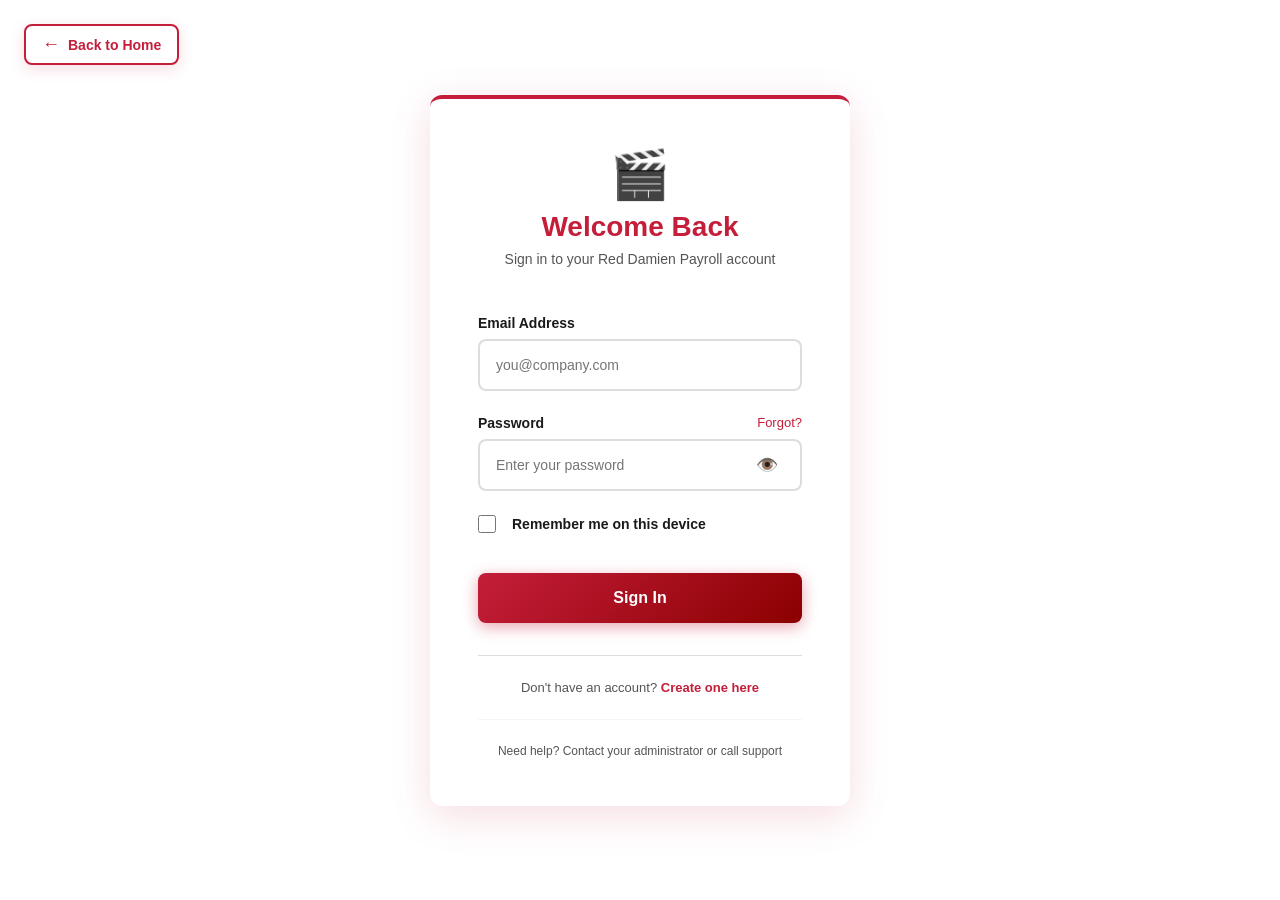
<file: src/main/webapp/login.html>
<!DOCTYPE html>
<html lang="en">
<head>
    <meta charset="UTF-8">
    <meta name="viewport" content="width=device-width, initial-scale=1.0">
    <meta http-equiv="Cache-Control" content="no-cache, no-store, must-revalidate">
    <meta http-equiv="Pragma" content="no-cache">
    <meta http-equiv="Expires" content="0">
    <title>Sign In - Red Damien Entertainment Payroll</title>
    <link rel="stylesheet" href="styles/login.css">
    <script>
    /* ── AppNotice inlined for cache-proof delivery ── */
    (function(){
        'use strict';
        var STYLE_ID='rd-app-notice-styles',OVERLAY_ID='rdAppNoticeOverlay';
        function ensureStyles(){
            if(document.getElementById(STYLE_ID))return;
            var s=document.createElement('style');s.id=STYLE_ID;
            s.textContent='.rd-notice-overlay{position:fixed;inset:0;display:flex;align-items:center;justify-content:center;padding:16px;background:rgba(8,10,16,.58);backdrop-filter:blur(6px);-webkit-backdrop-filter:blur(6px);z-index:9999;animation:rdFadeIn .2s ease-out}.rd-notice-window{width:min(560px,96vw);border-radius:18px;overflow:hidden;background:#fff;border:1px solid rgba(196,30,58,.22);box-shadow:0 24px 65px rgba(0,0,0,.35);transform:translateY(8px) scale(.98);animation:rdPopIn .22s ease-out forwards}.rd-notice-head{background:linear-gradient(135deg,#c41e3a 0%,#8b0000 100%);color:#fff;display:flex;align-items:center;gap:10px;padding:16px 20px;font-weight:700;font-size:1.05rem;letter-spacing:.2px}.rd-notice-icon{width:32px;height:32px;border-radius:10px;background:rgba(255,255,255,.18);display:inline-flex;align-items:center;justify-content:center;font-size:1rem}.rd-notice-body{padding:20px;color:#1f2937;line-height:1.6;font-size:1rem}.rd-notice-foot{display:flex;justify-content:flex-end;gap:10px;padding:0 20px 20px}.rd-notice-btn{border:none;border-radius:10px;padding:11px 20px;font-size:.92rem;font-weight:700;color:#fff;background:linear-gradient(135deg,#c41e3a 0%,#8b0000 100%);box-shadow:0 8px 20px rgba(196,30,58,.35);cursor:pointer;transition:transform .12s ease,box-shadow .12s ease}.rd-notice-btn:hover{transform:translateY(-1px);box-shadow:0 10px 24px rgba(196,30,58,.42)}.rd-notice-btn:active{transform:translateY(0)}.rd-notice-btn-secondary{background:#e5e7eb;color:#1f2937;box-shadow:none}.rd-notice-btn-secondary:hover{background:#d1d5db;transform:translateY(-1px);box-shadow:none}@keyframes rdFadeIn{from{opacity:0}to{opacity:1}}@keyframes rdPopIn{from{opacity:0;transform:translateY(8px) scale(.98)}to{opacity:1;transform:translateY(0) scale(1)}}';
            document.head.appendChild(s);
        }
        function closeNotice(cb){var o=document.getElementById(OVERLAY_ID);if(o)o.remove();if(typeof cb==='function')cb();}
        function show(msg,opts){
            ensureStyles();
            var c=document.getElementById(OVERLAY_ID);if(c)c.remove();
            opts=opts||{};
            var title=opts.title||'Red Damien APS',btnTxt=opts.buttonText||'Continue',
                showSec=!!opts.secondaryButtonText,secTxt=opts.secondaryButtonText||'Cancel',
                onC=opts.onConfirm,onS=opts.onSecondary;
            var ov=document.createElement('div');ov.id=OVERLAY_ID;ov.className='rd-notice-overlay';
            ov.innerHTML='<div class="rd-notice-window" role="dialog" aria-modal="true" aria-label="'+title+'"><div class="rd-notice-head"><span class="rd-notice-icon">🎬</span><span>'+title+'</span></div><div class="rd-notice-body"></div><div class="rd-notice-foot">'+(showSec?'<button type="button" class="rd-notice-btn rd-notice-btn-secondary">'+secTxt+'</button>':'')+'<button type="button" class="rd-notice-btn">'+btnTxt+'</button></div></div>';
            ov.querySelector('.rd-notice-body').textContent=msg;
            ov.querySelector('.rd-notice-btn').addEventListener('click',function(){closeNotice(onC);});
            var sb=ov.querySelector('.rd-notice-btn-secondary');if(sb)sb.addEventListener('click',function(){closeNotice(onS);});
            ov.addEventListener('click',function(e){if(e.target===ov)closeNotice(onC);});
            document.body.appendChild(ov);
        }
        function confirm(msg,opts){opts=opts||{};show(msg,{title:opts.title||'Please Confirm',buttonText:opts.confirmText||'Confirm',secondaryButtonText:opts.cancelText||'Cancel',onConfirm:opts.onConfirm,onSecondary:opts.onCancel});}
        window.AppNotice={show:show,confirm:confirm};
        window.alert=function(m){try{show(String(m||''),{title:'Notice',buttonText:'OK'});}catch(e){}};
    })();
    </script>
</head>
<body>
    <a href="index.html" class="back-button">
        <span class="back-icon">←</span>
        <span class="back-text">Back to Home</span>
    </a>

    <div class="login-container">
        <div class="login-card">
            <div class="login-header">
                <div class="login-logo">🎬</div>
                <h1>Welcome Back</h1>
                <p>Sign in to your Red Damien Payroll account</p>
            </div>

            <form class="login-form" id="loginForm">
                <!-- Email Field -->
                <div class="form-group">
                    <label for="email">Email Address</label>
                    <input 
                        type="email" 
                        id="email" 
                        name="email" 
                        placeholder="you@company.com"
                        required
                    >
                    <div class="error-message" id="emailError"></div>
                </div>

                <!-- Password Field -->
                <div class="form-group">
                    <div class="password-header">
                        <label for="password">Password</label>
                        <a href="#" class="forgot-password">Forgot?</a>
                    </div>
                    <div class="password-input-wrapper">
                        <input 
                            type="password" 
                            id="password" 
                            name="password" 
                            placeholder="Enter your password"
                            required
                        >
                        <button type="button" class="toggle-password" id="togglePassword">👁️</button>
                    </div>
                    <div class="error-message" id="passwordError"></div>
                </div>

                <!-- Remember Me -->
                <div class="form-group checkbox-group">
                    <input type="checkbox" id="rememberMe" name="rememberMe">
                    <label for="rememberMe" class="checkbox-label">Remember me on this device</label>
                </div>

                <!-- Submit Button -->
                <button type="submit" class="btn-submit">Sign In</button>

                <!-- Error Message for login -->
                <div class="error-message" id="loginError"></div>
            </form>

            <!-- Sign Up Link -->
            <div class="signup-link">
                <p>Don't have an account? <a href="registration.html">Create one here</a></p>
            </div>

            <!-- Additional Info -->
            <div class="login-info">
                <p>Need help? Contact your administrator or call support</p>
            </div>
        </div>
    </div>

    <script src="scripts/app-notice.js?v=20260307-5"></script>
    <script src="scripts/login.js?v=20260307-5"></script>
</body>
</html>
</file>
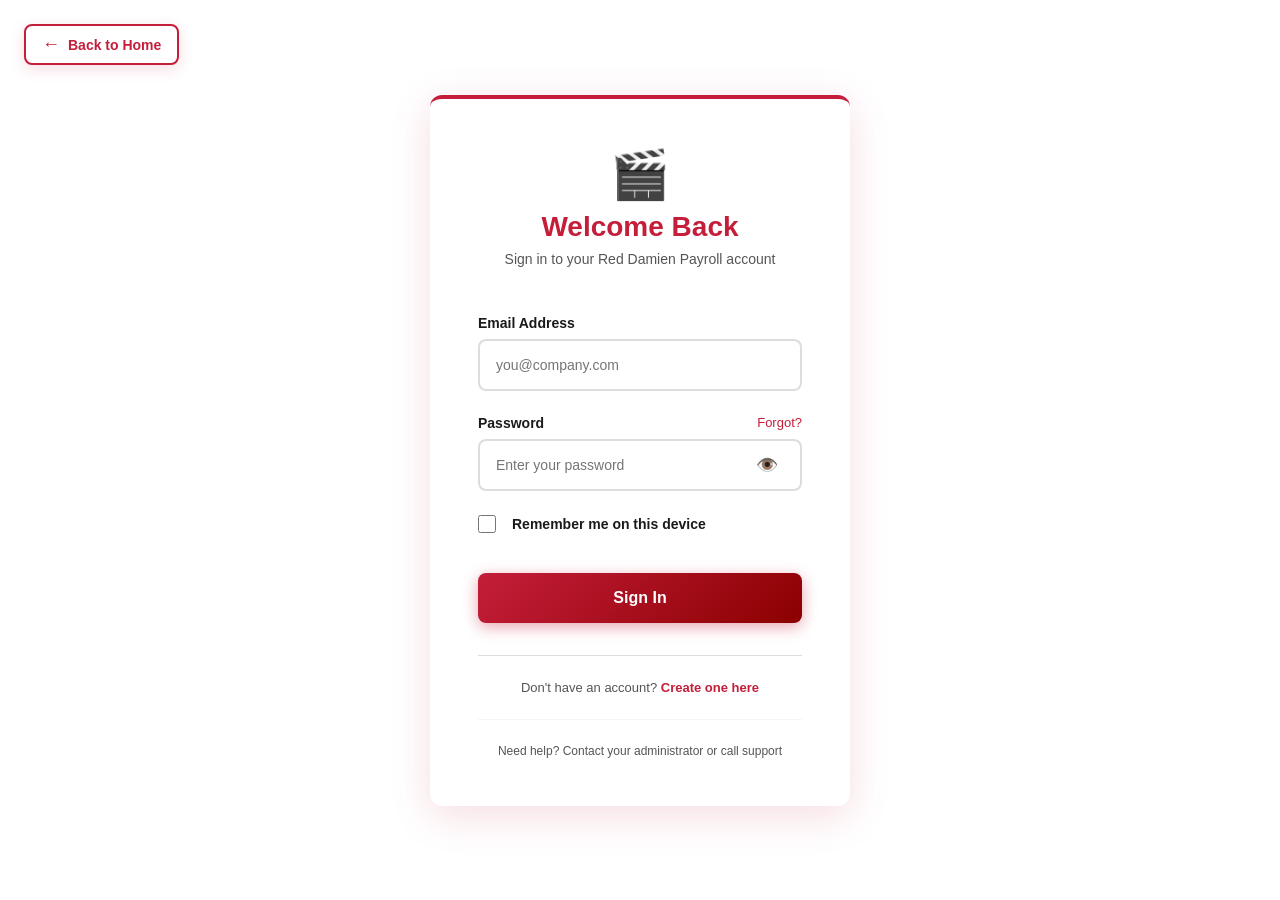
<file: src/main/webapp/payroll.html>
<!DOCTYPE html>
<html lang="en">
<head>
    <meta charset="UTF-8">
    <meta name="viewport" content="width=device-width, initial-scale=1.0">
    <title>Payroll - Red Damien Entertainment</title>
    <link rel="stylesheet" href="styles/attendance.css">
</head>
<body>
    <!-- Sidebar Navigation -->
    <aside class="sidebar" id="sidebar">
        <div class="sidebar-header">
            <span class="sidebar-logo">🎬</span>
            <span class="sidebar-brand">Red Damien APS</span>
        </div>
        <nav class="sidebar-nav">
            <!-- Populated dynamically by auth.js -->
        </nav>
        <div class="sidebar-footer">
            <button class="nav-item logout-btn" id="logoutBtn">
                <span class="nav-icon">🚪</span>
                <span>Sign Out</span>
            </button>
        </div>
    </aside>

    <!-- Main Content -->
    <main class="main-content">
        <!-- Top Header Bar -->
        <header class="top-bar">
            <button class="menu-toggle" id="menuToggle">☰</button>
            <h2 class="page-title">Payroll</h2>
            <div class="user-info-bar">
                <span class="user-name" id="currentUser">Admin</span>
                <span class="user-role-badge" id="currentRole">Finance Staff</span>
            </div>
        </header>

        <!-- ======= PAYROLL MAIN VIEW ======= -->
        <div id="payrollMainView">
            <div class="card">
                <div class="card-header">
                    <h3>Payroll Management</h3>
                </div>
                <div class="card-body">
                    <div class="payroll-actions-grid">
                        <button class="payroll-action-card" id="viewSubmittedBtn">
                            <span class="payroll-action-icon">📋</span>
                            <span class="payroll-action-label">On-Call Payroll</span>
                            <span class="payroll-action-desc">Process payroll for on-call employees per event (contract price based)</span>
                        </button>
                        <button class="payroll-action-card" id="viewFtSubmittedBtn">
                            <span class="payroll-action-icon">🕐</span>
                            <span class="payroll-action-label">Full-Time Attendances</span>
                            <span class="payroll-action-desc">Review full-time employee attendances submitted for payroll</span>
                        </button>
                        <button class="payroll-action-card" id="viewGlobalDeductionsBtn">
                            <span class="payroll-action-icon">💰</span>
                            <span class="payroll-action-label">Advances, Loans &amp; Penalties</span>
                            <span class="payroll-action-desc">Manage cash advances, loans and penalties for any employee — no event required</span>
                        </button>
                    </div>
                </div>
            </div>
        </div>

        <!-- ======= GLOBAL DEDUCTIONS VIEW (no event required) ======= -->
        <div id="globalDeductionsView" style="display:none;">
            <div class="section-controls">
                <div class="control-left">
                    <button class="btn btn-outline" id="backToPayrollFromGlobal">&larr; Back to Payroll</button>
                </div>
            </div>
            <div class="card">
                <div class="card-header">
                    <h3>💰 Advances, Loans &amp; Penalties</h3>
                    <div class="card-actions">
                        <select id="globalDeductionEmployeeSelect" style="padding:6px 12px;border:1px solid var(--border);border-radius:6px;font-size:0.9rem;">
                            <option value="">— Select Employee —</option>
                        </select>
                    </div>
                </div>
                <div class="card-body">
                    <div class="deductions-tabs">
                        <button class="deduction-tab active" data-tab="globalCaTab">Cash Advances</button>
                        <button class="deduction-tab" data-tab="globalLoanTab">Cash Loans</button>
                        <button class="deduction-tab" data-tab="globalPenTab">Penalties</button>
                    </div>

                    <!-- Global Cash Advance Tab -->
                    <div class="deduction-panel" id="globalCaTab">
                        <div class="section-controls" style="margin-bottom:12px;">
                            <button class="btn btn-primary btn-sm" id="globalAddCaBtn">+ Add Cash Advance</button>
                        </div>
                        <div class="table-responsive">
                            <table class="data-table" id="globalCaTable">
                                <thead><tr><th>Employee</th><th>Amount</th><th>Date</th><th>Notes</th><th>Deducted?</th><th>Actions</th></tr></thead>
                                <tbody id="globalCaBody"></tbody>
                            </table>
                        </div>
                        <div class="empty-state" id="noGlobalCa">
                            <span class="empty-icon">💵</span>
                            <p>No cash advances found.</p>
                        </div>
                    </div>

                    <!-- Global Cash Loan Tab -->
                    <div class="deduction-panel" id="globalLoanTab" style="display:none;">
                        <div class="section-controls" style="margin-bottom:12px;">
                            <button class="btn btn-primary btn-sm" id="globalAddLoanBtn">+ Add Cash Loan</button>
                        </div>
                        <div class="table-responsive">
                            <table class="data-table" id="globalLoanTable">
                                <thead><tr><th>Employee</th><th>Total</th><th>Remaining</th><th>Installment</th><th>Date</th><th>Status</th><th>Actions</th></tr></thead>
                                <tbody id="globalLoanBody"></tbody>
                            </table>
                        </div>
                        <div class="empty-state" id="noGlobalLoan">
                            <span class="empty-icon">🏦</span>
                            <p>No cash loans found.</p>
                        </div>
                    </div>

                    <!-- Global Penalty Tab -->
                    <div class="deduction-panel" id="globalPenTab" style="display:none;">
                        <div class="section-controls" style="margin-bottom:12px;">
                            <button class="btn btn-primary btn-sm" id="globalAddPenBtn">+ Add Penalty</button>
                        </div>
                        <div class="table-responsive">
                            <table class="data-table" id="globalPenTable">
                                <thead><tr><th>Employee</th><th>Type</th><th>Amount</th><th>Date</th><th>Reason</th><th>Actions</th></tr></thead>
                                <tbody id="globalPenBody"></tbody>
                            </table>
                        </div>
                        <div class="empty-state" id="noGlobalPen">
                            <span class="empty-icon">⚠️</span>
                            <p>No penalties found.</p>
                        </div>
                    </div>
                </div>
            </div>
        </div>

        <!-- ======= SUBMITTED ATTENDANCES VIEW (hidden by default) ======= -->
        <div id="submittedAttendancesView" style="display:none;">

            <!-- Events List -->
            <div id="submittedListView">
                <div class="section-controls">
                    <div class="control-left">
                        <button class="btn btn-outline" id="backToPayrollBtn">&larr; Back to Payroll</button>
                    </div>
                </div>
                <div class="card">
                    <div class="card-header">
                        <h3>Submitted Event Attendances</h3>
                        <div class="card-actions">
                            <span class="record-count" id="payrollEventCount">0 submitted events</span>
                        </div>
                    </div>
                    <div class="card-body">
                        <div class="table-search">
                            <input type="text" id="payrollEventSearch" class="search-input" placeholder="Search events...">
                        </div>
                        <div class="table-responsive">
                            <table class="data-table" id="payrollEventsTable">
                                <thead>
                                    <tr>
                                        <th>Event Name</th>
                                        <th>Venue</th>
                                        <th>Event Date</th>
                                        <th># Crew</th>
                                        <th>Actions</th>
                                    </tr>
                                </thead>
                                <tbody id="payrollEventsBody">
                                </tbody>
                            </table>
                        </div>
                        <div class="empty-state" id="noPayrollEvents">
                            <span class="empty-icon">📋</span>
                            <p>No submitted event attendances yet.</p>
                        </div>
                    </div>
                </div>
            </div>

            <!-- Event Detail View (replaces list when View clicked) -->
            <div id="submittedDetailView" style="display:none;">
                <div class="section-controls">
                    <div class="control-left">
                        <button class="btn btn-outline" id="backToSubmittedList">&larr; Back to Events</button>
                    </div>
                </div>

                <!-- Event Info + Contract Price -->
                <div class="card" id="payrollDetailPanel">
                    <div class="card-header">
                        <h3 id="payrollDetailTitle">Event Details</h3>
                        <div class="card-actions">
                            <span class="status-badge status-approved">Submitted</span>
                        </div>
                    </div>
                    <div class="card-body">
                        <div class="event-info-grid">
                            <div class="info-block">
                                <span class="info-label">Venue</span>
                                <span class="info-value" id="payrollEventVenue">—</span>
                            </div>
                            <div class="info-block">
                                <span class="info-label">Date</span>
                                <span class="info-value" id="payrollEventDate">—</span>
                            </div>
                            <div class="info-block">
                                <span class="info-label">Total Crew</span>
                                <span class="info-value" id="payrollCrewCount">0</span>
                            </div>
                            <div class="info-block">
                                <span class="info-label">Contract Price</span>
                                <span class="info-value" id="payrollContractPrice">₱0.00</span>
                                <span id="vatBadge" class="status-badge status-approved" style="display:none;font-size:0.75rem;margin-top:4px;">12% VAT Incl.</span>
                                <button class="text-action-btn edit-btn" id="editContractPriceBtn" style="margin-top:4px;">Edit</button>
                            </div>
                            <div class="info-block">
                                <span class="info-label">Crew Meal Budget</span>
                                <span class="info-value" id="payrollMealBudget">₱0.00</span>
                                <span id="mealVatBadge" class="status-badge status-approved" style="display:none;font-size:0.75rem;margin-top:4px;">12% VAT Incl.</span>
                                <button class="text-action-btn edit-btn" id="editMealBudgetBtn" style="margin-top:4px;">Edit</button>
                            </div>
                        </div>
                    </div>
                </div>

                <!-- Department Breakdown -->
                <div class="card" id="deptBreakdownCard">
                    <div class="card-header">
                        <h3>Contract Price Breakdown</h3>
                        <div class="card-actions">
                            <span class="record-count" id="deptAllocatedTotal">Allocated: ₱0.00</span>
                            <span class="record-count" id="deptRemainingTotal" style="color:var(--danger);">Remaining: ₱0.00</span>
                            <button class="btn btn-primary btn-sm" id="addDeptBtn">+ Add Department</button>
                        </div>
                    </div>
                    <div class="card-body">
                        <div class="table-responsive">
                            <table class="data-table" id="deptTable">
                                <thead>
                                    <tr>
                                        <th>Department</th>
                                        <th>Allocated Amount</th>
                                        <th># Crew</th>
                                        <th>Rate / Person</th>
                                        <th>Actions</th>
                                    </tr>
                                </thead>
                                <tbody id="deptBody"></tbody>
                            </table>
                        </div>
                        <div class="empty-state" id="noDepts">
                            <span class="empty-icon">📊</span>
                            <p>No department breakdown yet. Add departments to split the contract price.</p>
                        </div>
                    </div>
                </div>

                <!-- Employee Payroll Table -->
                <div class="card" id="payrollCrewCard">
                    <div class="card-header">
                        <h3>Crew Payroll</h3>
                        <div class="card-actions">
                            <button class="btn btn-outline btn-sm" id="generatePayrollBtn">⚡ Auto-Generate from Attendance</button>
                        </div>
                    </div>
                    <div class="card-body">
                        <div class="table-responsive">
                            <table class="data-table" id="payrollCrewTable">
                                <thead>
                                    <tr>
                                        <th>Crew Member</th>
                                        <th>Department</th>
                                        <th>Base Rate</th>
                                        <th>Cash Advance</th>
                                        <th>Loan</th>
                                        <th>Penalty</th>
                                        <th>Net Pay</th>
                                        <th>Status</th>
                                        <th>Actions</th>
                                    </tr>
                                </thead>
                                <tbody id="payrollCrewBody"></tbody>
                            </table>
                        </div>
                        <div class="empty-state" id="noPayrollCrew">
                            <span class="empty-icon">💰</span>
                            <p>No payroll records yet. Click "Auto-Generate" to create payroll from attendance.</p>
                        </div>
                        <div class="payroll-summary" id="payrollSummary" style="display:none;">
                            <div class="summary-row"><span>Total Base Rate:</span><strong id="summaryBaseRate">₱0.00</strong></div>
                            <div class="summary-row"><span>Total Deductions:</span><strong id="summaryDeductions">₱0.00</strong></div>
                            <div class="summary-row summary-total"><span>Total Net Pay:</span><strong id="summaryNetPay">₱0.00</strong></div>
                        </div>
                    </div>
                </div>

            </div>
        </div>

        <!-- ======= FULL-TIME SUBMITTED ATTENDANCES VIEW (hidden by default) ======= -->
        <div id="ftSubmittedView" style="display:none;">

            <!-- Employee List -->
            <div id="ftSubmittedListView">
                <div class="section-controls">
                    <div class="control-left">
                        <button class="btn btn-outline" id="backToPayrollFromFt">&larr; Back to Payroll</button>
                    </div>
                </div>
                <div class="card">
                    <div class="card-header">
                        <h3>Submitted Full-Time Attendances</h3>
                        <div class="card-actions">
                            <span class="record-count" id="ftSubmittedCount">0 submitted employees</span>
                        </div>
                    </div>
                    <div class="card-body">
                        <div class="table-search">
                            <input type="text" id="ftSubmittedSearch" class="search-input" placeholder="Search employees...">
                        </div>
                        <div class="table-responsive">
                            <table class="data-table" id="ftSubmittedTable">
                                <thead>
                                    <tr>
                                        <th>Employee Name</th>
                                        <th>Position</th>
                                        <th>Actions</th>
                                    </tr>
                                </thead>
                                <tbody id="ftSubmittedBody">
                                </tbody>
                            </table>
                        </div>
                        <div class="empty-state" id="noFtSubmitted">
                            <span class="empty-icon">🕐</span>
                            <p>No full-time employee attendances submitted yet.</p>
                        </div>
                    </div>
                </div>
            </div>

            <!-- FT Deductions View -->
            <div id="ftDeductionsView" style="display:none;">
                <div class="section-controls">
                    <div class="control-left">
                        <button class="btn btn-outline" id="backToFtFromDeductions">&larr; Back to Submitted Attendances</button>
                    </div>
                </div>
                <div class="card">
                    <div class="card-header">
                        <h3>Cash Advances &amp; Loans (Full-Time Employees)</h3>
                    </div>
                    <div class="card-body">
                        <div class="deductions-tabs">
                            <button class="deduction-tab active" data-tab="ftCaTab">Cash Advances</button>
                            <button class="deduction-tab" data-tab="ftLoanTab">Cash Loans</button>
                            <button class="deduction-tab" data-tab="ftPenTab">Penalties</button>
                        </div>
                        <!-- FT Cash Advance Tab -->
                        <div class="deduction-panel" id="ftCaTab">
                            <div class="section-controls" style="margin-bottom:12px;">
                                <button class="btn btn-primary btn-sm" id="ftAddCaBtn">+ Add Cash Advance</button>
                            </div>
                            <div class="table-responsive">
                                <table class="data-table" id="ftCaTable">
                                    <thead><tr><th>Employee</th><th>Amount</th><th>Date</th><th>Notes</th><th>Deducted?</th><th>Actions</th></tr></thead>
                                    <tbody id="ftCaBody"></tbody>
                                </table>
                            </div>
                            <div class="empty-state" id="noFtCa">
                                <span class="empty-icon">💵</span>
                                <p>No cash advances for full-time employees.</p>
                            </div>
                        </div>
                        <!-- FT Cash Loan Tab -->
                        <div class="deduction-panel" id="ftLoanTab" style="display:none;">
                            <div class="section-controls" style="margin-bottom:12px;">
                                <button class="btn btn-primary btn-sm" id="ftAddLoanBtn">+ Add Cash Loan</button>
                            </div>
                            <div class="table-responsive">
                                <table class="data-table" id="ftLoanTable">
                                    <thead><tr><th>Employee</th><th>Total</th><th>Remaining</th><th>Installment</th><th>Status</th><th>Actions</th></tr></thead>
                                    <tbody id="ftLoanBody"></tbody>
                                </table>
                            </div>
                            <div class="empty-state" id="noFtLoan">
                                <span class="empty-icon">🏦</span>
                                <p>No active cash loans for full-time employees.</p>
                            </div>
                        </div>
                        <!-- FT Penalty Tab -->
                        <div class="deduction-panel" id="ftPenTab" style="display:none;">
                            <div class="section-controls" style="margin-bottom:12px;">
                                <button class="btn btn-primary btn-sm" id="ftAddPenBtn">+ Add Penalty</button>
                            </div>
                            <div class="table-responsive">
                                <table class="data-table" id="ftPenTable">
                                    <thead><tr><th>Employee</th><th>Type</th><th>Amount</th><th>Date</th><th>Reason</th><th>Actions</th></tr></thead>
                                    <tbody id="ftPenBody"></tbody>
                                </table>
                            </div>
                            <div class="empty-state" id="noFtPen">
                                <span class="empty-icon">⚠️</span>
                                <p>No penalties for full-time employees.</p>
                            </div>
                        </div>
                    </div>
                </div>
            </div>

            <!-- Employee Time Log Detail View -->
            <div id="ftSubmittedDetailView" style="display:none;">
                <div class="section-controls">
                    <div class="control-left">
                        <button class="btn btn-outline" id="backToFtSubmittedList">&larr; Back to Submitted Attendances</button>
                    </div>
                </div>

                <div class="card" id="ftPayrollSummaryCard">
                    <div class="card-header">
                        <h3 id="ftDetailTitle">Employee Details</h3>
                        <div class="card-actions">
                            <button class="btn btn-outline btn-sm" id="editDailyRateBtn">Edit Hourly Rate</button>
                        </div>
                    </div>
                    <div class="card-body">
                        <div class="event-info-grid">
                            <div class="info-block">
                                <span class="info-label">Hourly Rate</span>
                                <span class="info-value" id="ftDailyRateDisplay">₱0.00</span>
                            </div>
                            <div class="info-block">
                                <span class="info-label">Hours Worked</span>
                                <span class="info-value" id="ftDaysWorkedDisplay">0</span>
                            </div>
                            <div class="info-block">
                                <span class="info-label">Gross Pay</span>
                                <span class="info-value" id="ftGrossPayDisplay" style="color:var(--success);font-weight:700;">₱0.00</span>
                            </div>
                        </div>
                    </div>
                </div>

                <div class="card" id="ftDetailLogsCard">
                    <div class="card-header">
                        <h3>Time Logs</h3>
                    </div>
                    <div class="card-body">
                        <div class="table-responsive">
                            <table class="data-table" id="ftDetailLogsTable">
                                <thead>
                                    <tr>
                                        <th>Date</th>
                                        <th>Time In</th>
                                        <th>Time Out</th>
                                        <th>Hours</th>
                                        <th>Remarks (In)</th>
                                        <th>Remarks (Out)</th>
                                        <th></th>
                                    </tr>
                                </thead>
                                <tbody id="ftDetailLogsBody">
                                </tbody>
                            </table>
                        </div>
                        <div class="empty-state" id="noFtDetailLogs">
                            <span class="empty-icon">🕐</span>
                            <p>No time log records found.</p>
                        </div>
                    </div>
                </div>
            </div>
        </div>
    </main>

    <!-- MODAL: EDIT DAILY RATE -->
    <div class="modal-overlay" id="dailyRateModal">
        <div class="modal modal-sm">
            <div class="modal-header">
                <h3>Set Hourly Rate</h3>
                <button class="modal-close" id="closeDailyRateModal">&times;</button>
            </div>
            <form class="modal-body" id="dailyRateForm">
                <div class="form-group">
                    <label for="dailyRateInput">Hourly Rate (₱) *</label>
                    <input type="number" id="dailyRateInput" min="0" step="0.01" placeholder="e.g. 100" required>
                    <small id="dailyRatePreview" style="color:var(--primary);margin-top:4px;display:block;"></small>
                </div>
                <div class="modal-footer">
                    <button type="button" class="btn btn-outline" id="cancelDailyRateModal">Cancel</button>
                    <button type="submit" class="btn btn-primary">Save</button>
                </div>
            </form>
        </div>
    </div>

    <!-- MODAL: EDIT CONTRACT PRICE -->
    <div class="modal-overlay" id="contractPriceModal">
        <div class="modal modal-sm">
            <div class="modal-header">
                <h3>Edit Contract Price</h3>
                <button class="modal-close" id="closeContractPriceModal">&times;</button>
            </div>
            <form class="modal-body" id="contractPriceForm">
                <div class="form-group">
                    <label for="contractPriceInput">Contract Price (₱) *</label>
                    <input type="number" id="contractPriceInput" min="0" step="0.01" placeholder="e.g. 100000" required>
                </div>
                <div class="form-group">
                    <label>Is VAT included in this price?</label>
                    <div style="display:flex;gap:20px;margin-top:6px;">
                        <label style="display:flex;align-items:center;gap:6px;cursor:pointer;">
                            <input type="radio" name="vatChoice" id="vatYes" value="yes"> Yes — 12% VAT is included
                        </label>
                        <label style="display:flex;align-items:center;gap:6px;cursor:pointer;">
                            <input type="radio" name="vatChoice" id="vatNo" value="no" checked> No VAT
                        </label>
                    </div>
                    <small id="vatPreview" style="color:var(--primary);margin-top:6px;display:block;"></small>
                </div>
                <div class="modal-footer">
                    <button type="button" class="btn btn-outline" id="cancelContractPriceModal">Cancel</button>
                    <button type="submit" class="btn btn-primary">Save</button>
                </div>
            </form>
        </div>
    </div>

    <!-- MODAL: EDIT MEAL BUDGET -->
    <div class="modal-overlay" id="mealBudgetModal">
        <div class="modal modal-sm">
            <div class="modal-header">
                <h3>Edit Crew Meal Budget</h3>
                <button class="modal-close" id="closeMealBudgetModal">&times;</button>
            </div>
            <form class="modal-body" id="mealBudgetForm">
                <div class="form-group">
                    <label for="mealBudgetInput">Meal Budget (₱) *</label>
                    <input type="number" id="mealBudgetInput" min="0" step="0.01" placeholder="e.g. 10000" required>
                </div>
                <div class="form-group">
                    <label>Does this amount include 12% VAT?</label>
                    <div style="display:flex;gap:20px;margin-top:6px;">
                        <label style="display:flex;align-items:center;gap:6px;font-weight:normal;">
                            <input type="radio" name="mealVatChoice" id="mealVatYes" value="yes"> Yes — 12% VAT is included
                        </label>
                        <label style="display:flex;align-items:center;gap:6px;font-weight:normal;">
                            <input type="radio" name="mealVatChoice" id="mealVatNo" value="no" checked> No VAT
                        </label>
                    </div>
                    <small id="mealVatPreview" style="color:var(--primary);margin-top:4px;display:block;"></small>
                </div>
                <div class="modal-footer">
                    <button type="button" class="btn btn-outline" id="cancelMealBudgetModal">Cancel</button>
                    <button type="submit" class="btn btn-primary">Save</button>
                </div>
            </form>
        </div>
    </div>

    <!-- MODAL: ADD/EDIT DEPARTMENT -->
    <div class="modal-overlay" id="deptModal">
        <div class="modal modal-sm">
            <div class="modal-header">
                <h3 id="deptModalTitle">Add Department</h3>
                <button class="modal-close" id="closeDeptModal">&times;</button>
            </div>
            <form class="modal-body" id="deptForm">
                <div class="form-group">
                    <label for="deptNameInput">Department Name *</label>
                    <input type="text" id="deptNameInput" placeholder="e.g. Lights, Audio, Stage, Trusses" required>
                </div>
                <div class="form-group">
                    <label for="deptAmountInput">Allocated Amount (₱) *</label>
                    <input type="number" id="deptAmountInput" min="0" step="0.01" placeholder="e.g. 25000" required>
                    <small id="deptRatePreview" style="color:var(--primary);margin-top:4px;display:block;"></small>
                </div>
                <div class="modal-footer">
                    <button type="button" class="btn btn-outline" id="cancelDeptModal">Cancel</button>
                    <button type="submit" class="btn btn-primary">Save</button>
                </div>
            </form>
        </div>
    </div>

    <!-- MODAL: EDIT EMPLOYEE PAYROLL -->
    <div class="modal-overlay" id="empPayrollModal">
        <div class="modal">
            <div class="modal-header">
                <h3 id="empPayrollModalTitle">Edit Employee Payroll</h3>
                <button class="modal-close" id="closeEmpPayrollModal">&times;</button>
            </div>
            <form class="modal-body" id="empPayrollForm">
                <div class="form-group">
                    <label>Employee</label>
                    <input type="text" id="empPayrollName" disabled>
                </div>
                <div class="form-group">
                    <label for="empPayrollDept">Department</label>
                    <select id="empPayrollDept"></select>
                    <div id="deptBudgetIndicator" style="display:none;margin-top:6px;padding:6px 10px;border-radius:6px;background:var(--bg-secondary,#f8f9fa);font-size:0.85rem;"></div>
                </div>
                <div class="form-group">
                    <label for="empPayrollRate">Base Rate (₱) *</label>
                    <input type="number" id="empPayrollRate" min="0" step="0.01" required>
                </div>
                <div class="form-row">
                    <div class="form-group">
                        <label for="empPayrollCA">Cash Advance Deduction (₱)</label>
                        <input type="number" id="empPayrollCA" min="0" step="0.01" value="0" readonly style="background:var(--bg-secondary,#f8f9fa);cursor:not-allowed;" title="Auto-calculated from Cash Advances records">
                    </div>
                    <div class="form-group">
                        <label for="empPayrollLoan">Loan Deduction (₱)</label>
                        <input type="number" id="empPayrollLoan" min="0" step="0.01" value="0" readonly style="background:var(--bg-secondary,#f8f9fa);cursor:not-allowed;" title="Auto-calculated from Cash Loans records">
                    </div>
                </div>
                <div class="form-group">
                    <label for="empPayrollPenalty">Penalty Deduction (₱)</label>
                    <input type="number" id="empPayrollPenalty" min="0" step="0.01" value="0" readonly style="background:var(--bg-secondary,#f8f9fa);cursor:not-allowed;" title="Auto-calculated from Penalties records">
                    <small style="color:var(--text-secondary,#666);margin-top:4px;display:block;">💡 Deductions are calculated automatically from the Advances, Loans &amp; Penalties tab.</small>
                </div>
                <div class="form-group">
                    <label>Computed Net Pay</label>
                    <input type="text" id="empPayrollNetPay" disabled>
                </div>
                <div class="modal-footer">
                    <button type="button" class="btn btn-outline" id="cancelEmpPayrollModal">Cancel</button>
                    <button type="submit" class="btn btn-primary">Save</button>
                </div>
            </form>
        </div>
    </div>

    <!-- MODAL: ADD CASH ADVANCE -->
    <div class="modal-overlay" id="cashAdvanceModal">
        <div class="modal modal-sm">
            <div class="modal-header">
                <h3>Add Cash Advance</h3>
                <button class="modal-close" id="closeCashAdvanceModal">&times;</button>
            </div>
            <form class="modal-body" id="cashAdvanceForm">
                <div class="form-group">
                    <label for="caEmployee">Employee *</label>
                    <select id="caEmployee" required><option value="">— Select —</option></select>
                </div>
                <div class="form-group">
                    <label for="caAmount">Amount (₱) *</label>
                    <input type="number" id="caAmount" min="0" step="0.01" required>
                </div>
                <div class="form-group">
                    <label for="caDate">Date</label>
                    <input type="date" id="caDate">
                </div>
                <div class="form-group">
                    <label for="caNotes">Notes</label>
                    <textarea id="caNotes" rows="2" placeholder="Optional notes..."></textarea>
                </div>
                <div class="modal-footer">
                    <button type="button" class="btn btn-outline" id="cancelCashAdvanceModal">Cancel</button>
                    <button type="submit" class="btn btn-primary">Save</button>
                </div>
            </form>
        </div>
    </div>

    <!-- MODAL: ADD CASH LOAN -->
    <div class="modal-overlay" id="cashLoanModal">
        <div class="modal modal-sm">
            <div class="modal-header">
                <h3>Add Cash Loan</h3>
                <button class="modal-close" id="closeCashLoanModal">&times;</button>
            </div>
            <form class="modal-body" id="cashLoanForm">
                <div class="form-group">
                    <label for="clEmployee">Employee *</label>
                    <select id="clEmployee" required><option value="">— Select —</option></select>
                </div>
                <div class="form-group">
                    <label for="clTotal">Total Loan Amount (₱) *</label>
                    <input type="number" id="clTotal" min="0" step="0.01" required>
                </div>
                <div class="form-group">
                    <label for="clInstallment">Installment per Payroll (₱) *</label>
                    <input type="number" id="clInstallment" min="0" step="0.01" required>
                </div>
                <div class="form-group">
                    <label for="clDate">Date</label>
                    <input type="date" id="clDate">
                </div>
                <div class="form-group">
                    <label for="clNotes">Notes</label>
                    <textarea id="clNotes" rows="2" placeholder="Optional notes..."></textarea>
                </div>
                <div class="modal-footer">
                    <button type="button" class="btn btn-outline" id="cancelCashLoanModal">Cancel</button>
                    <button type="submit" class="btn btn-primary">Save</button>
                </div>
            </form>
        </div>
    </div>

    <!-- MODAL: RECORD LOAN PAYMENT -->
    <div class="modal-overlay" id="loanPaymentModal">
        <div class="modal modal-sm">
            <div class="modal-header">
                <h3>Record Loan Payment</h3>
                <button class="modal-close" id="closeLoanPaymentModal">&times;</button>
            </div>
            <form class="modal-body" id="loanPaymentForm">
                <div class="form-group">
                    <label>Employee</label>
                    <input type="text" id="loanPaymentEmployeeName" disabled>
                </div>
                <div class="form-group">
                    <label>Remaining Balance</label>
                    <input type="text" id="loanPaymentRemaining" disabled>
                </div>
                <div class="form-group">
                    <label for="loanPaymentAmount">Amount Paid (₱) *</label>
                    <input type="number" id="loanPaymentAmount" min="0.01" step="0.01" required placeholder="e.g. 1000">
                </div>
                <div class="modal-footer">
                    <button type="button" class="btn btn-outline" id="cancelLoanPaymentModal">Cancel</button>
                    <button type="submit" class="btn btn-primary">Record Payment</button>
                </div>
            </form>
        </div>
    </div>

    <!-- MODAL: ADD PENALTY -->
    <div class="modal-overlay" id="penaltyModal">
        <div class="modal modal-sm">
            <div class="modal-header">
                <h3>Add Penalty</h3>
                <button class="modal-close" id="closePenaltyModal">&times;</button>
            </div>
            <form class="modal-body" id="penaltyForm">
                <div class="form-group">
                    <label for="penEmployee">Employee *</label>
                    <select id="penEmployee" required><option value="">— Select —</option></select>
                </div>
                <div class="form-group">
                    <label for="penType">Penalty Type *</label>
                    <select id="penType" required>
                        <option value="">— Select —</option>
                        <option value="Late">Late</option>
                        <option value="Cutting Time">Cutting Time</option>
                        <option value="Other">Other</option>
                    </select>
                </div>
                <div class="form-group">
                    <label for="penAmount">Amount (₱) *</label>
                    <input type="number" id="penAmount" min="0" step="0.01" required>
                </div>
                <div class="form-group">
                    <label for="penDate">Date</label>
                    <input type="date" id="penDate">
                </div>
                <div class="form-group">
                    <label for="penReason">Reason</label>
                    <textarea id="penReason" rows="2" placeholder="Reason for penalty..."></textarea>
                </div>
                <div class="modal-footer">
                    <button type="button" class="btn btn-outline" id="cancelPenaltyModal">Cancel</button>
                    <button type="submit" class="btn btn-primary">Save</button>
                </div>
            </form>
        </div>
    </div>

    <!-- CONFIRMATION DIALOG -->
    <div class="modal-overlay" id="payrollConfirmModal">
        <div class="modal modal-sm">
            <div class="modal-header">
                <h3>Confirm Action</h3>
                <button class="modal-close" id="closePayrollConfirm">&times;</button>
            </div>
            <div class="modal-body">
                <p id="payrollConfirmMessage">Are you sure?</p>
            </div>
            <div class="modal-footer">
                <button class="btn btn-outline" id="payrollConfirmCancel">Cancel</button>
                <button class="btn btn-danger" id="payrollConfirmOk">Confirm</button>
            </div>
        </div>
    </div>

    <!-- MODAL: EDIT TIME LOG -->
    <div class="modal-overlay" id="payrollTimeLogModal">
        <div class="modal">
            <div class="modal-header">
                <h3 id="payrollTimeLogModalTitle">Edit Time Log</h3>
                <button class="modal-close" id="closePayrollTimeLogModal">&times;</button>
            </div>
            <form class="modal-body" id="payrollTimeLogForm">
                <div class="form-group">
                    <label for="payrollTimeLogDate">Date *</label>
                    <input type="date" id="payrollTimeLogDate" required>
                </div>
                <div class="form-row">
                    <div class="form-group">
                        <label for="payrollTimeLogIn">Time In *</label>
                        <input type="time" id="payrollTimeLogIn" required>
                    </div>
                    <div class="form-group">
                        <label for="payrollTimeLogOut">Time Out</label>
                        <input type="time" id="payrollTimeLogOut">
                    </div>
                </div>
                <div class="form-group">
                    <label for="payrollTimeLogRemarks">Remarks (In)</label>
                    <textarea id="payrollTimeLogRemarks" rows="2" placeholder="Clock-in remarks..."></textarea>
                </div>
                <div class="form-group">
                    <label for="payrollTimeLogRemarksOut">Remarks (Out)</label>
                    <textarea id="payrollTimeLogRemarksOut" rows="2" placeholder="Clock-out remarks..."></textarea>
                </div>
                <div class="modal-footer">
                    <button type="button" class="btn btn-outline" id="cancelPayrollTimeLogModal">Cancel</button>
                    <button type="submit" class="btn btn-primary">Save Time Log</button>
                </div>
            </form>
        </div>
    </div>

    <!-- Toast Notification -->
    <div class="toast" id="toast">
        <span class="toast-icon" id="toastIcon">✅</span>
        <span class="toast-message" id="toastMessage">Action completed</span>
    </div>

    <script src="scripts/auth.js"></script>
    <script src="scripts/payroll.js"></script>
</body>
</html>
</file>
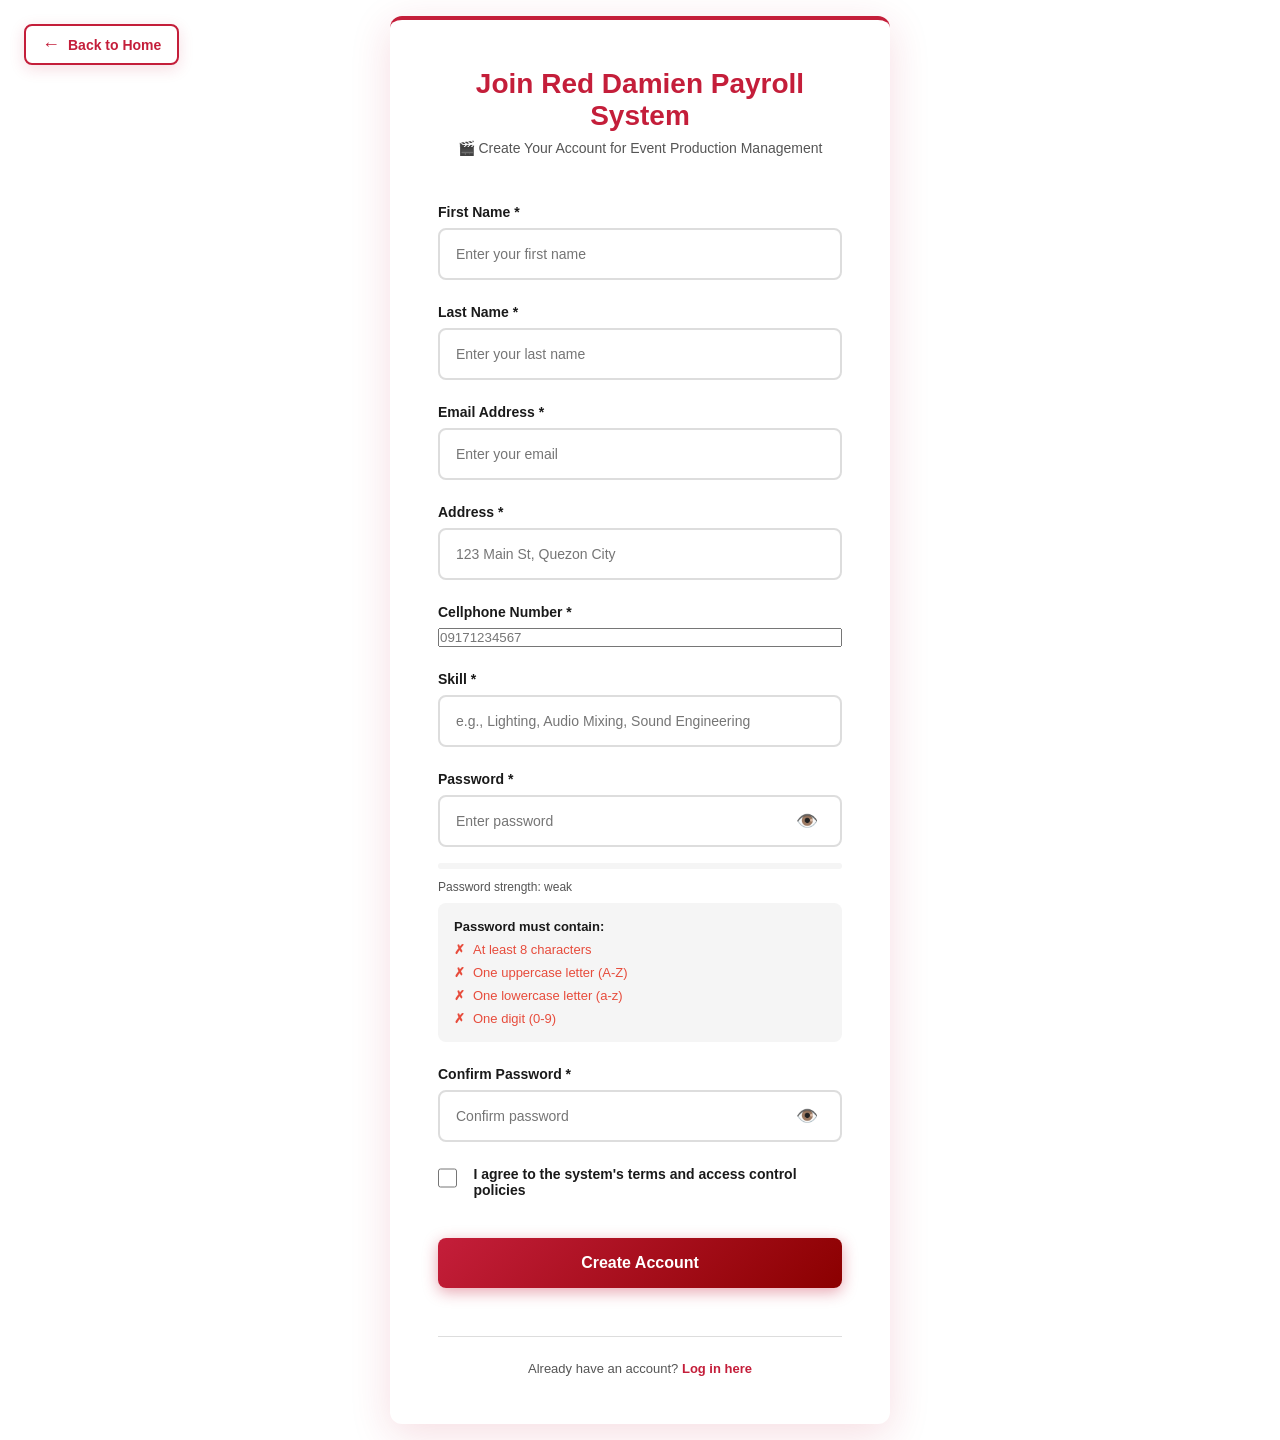
<file: src/main/webapp/registration.html>
<!DOCTYPE html>
<html lang="en">
<head>
    <meta charset="UTF-8">
    <meta name="viewport" content="width=device-width, initial-scale=1.0">
    <meta http-equiv="Cache-Control" content="no-cache, no-store, must-revalidate">
    <meta http-equiv="Pragma" content="no-cache">
    <meta http-equiv="Expires" content="0">
    <title>User Registration - Payroll Management System</title>
    <link rel="stylesheet" href="styles/registration.css">
    <script>
    /* ── AppNotice inlined for cache-proof delivery ── */
    (function(){
        'use strict';
        var STYLE_ID='rd-app-notice-styles',OVERLAY_ID='rdAppNoticeOverlay';
        function ensureStyles(){
            if(document.getElementById(STYLE_ID))return;
            var s=document.createElement('style');s.id=STYLE_ID;
            s.textContent='.rd-notice-overlay{position:fixed;inset:0;display:flex;align-items:center;justify-content:center;padding:16px;background:rgba(8,10,16,.58);backdrop-filter:blur(6px);-webkit-backdrop-filter:blur(6px);z-index:9999;animation:rdFadeIn .2s ease-out}.rd-notice-window{width:min(560px,96vw);border-radius:18px;overflow:hidden;background:#fff;border:1px solid rgba(196,30,58,.22);box-shadow:0 24px 65px rgba(0,0,0,.35);transform:translateY(8px) scale(.98);animation:rdPopIn .22s ease-out forwards}.rd-notice-head{background:linear-gradient(135deg,#c41e3a 0%,#8b0000 100%);color:#fff;display:flex;align-items:center;gap:10px;padding:16px 20px;font-weight:700;font-size:1.05rem;letter-spacing:.2px}.rd-notice-icon{width:32px;height:32px;border-radius:10px;background:rgba(255,255,255,.18);display:inline-flex;align-items:center;justify-content:center;font-size:1rem}.rd-notice-body{padding:20px;color:#1f2937;line-height:1.6;font-size:1rem}.rd-notice-foot{display:flex;justify-content:flex-end;gap:10px;padding:0 20px 20px}.rd-notice-btn{border:none;border-radius:10px;padding:11px 20px;font-size:.92rem;font-weight:700;color:#fff;background:linear-gradient(135deg,#c41e3a 0%,#8b0000 100%);box-shadow:0 8px 20px rgba(196,30,58,.35);cursor:pointer;transition:transform .12s ease,box-shadow .12s ease}.rd-notice-btn:hover{transform:translateY(-1px);box-shadow:0 10px 24px rgba(196,30,58,.42)}.rd-notice-btn:active{transform:translateY(0)}.rd-notice-btn-secondary{background:#e5e7eb;color:#1f2937;box-shadow:none}.rd-notice-btn-secondary:hover{background:#d1d5db;transform:translateY(-1px);box-shadow:none}@keyframes rdFadeIn{from{opacity:0}to{opacity:1}}@keyframes rdPopIn{from{opacity:0;transform:translateY(8px) scale(.98)}to{opacity:1;transform:translateY(0) scale(1)}}';
            document.head.appendChild(s);
        }
        function closeNotice(cb){var o=document.getElementById(OVERLAY_ID);if(o)o.remove();if(typeof cb==='function')cb();}
        function show(msg,opts){
            ensureStyles();
            var c=document.getElementById(OVERLAY_ID);if(c)c.remove();
            opts=opts||{};
            var title=opts.title||'Red Damien APS',btnTxt=opts.buttonText||'Continue',
                showSec=!!opts.secondaryButtonText,secTxt=opts.secondaryButtonText||'Cancel',
                onC=opts.onConfirm,onS=opts.onSecondary;
            var ov=document.createElement('div');ov.id=OVERLAY_ID;ov.className='rd-notice-overlay';
            ov.innerHTML='<div class="rd-notice-window" role="dialog" aria-modal="true" aria-label="'+title+'"><div class="rd-notice-head"><span class="rd-notice-icon">🎬</span><span>'+title+'</span></div><div class="rd-notice-body"></div><div class="rd-notice-foot">'+(showSec?'<button type="button" class="rd-notice-btn rd-notice-btn-secondary">'+secTxt+'</button>':'')+'<button type="button" class="rd-notice-btn">'+btnTxt+'</button></div></div>';
            ov.querySelector('.rd-notice-body').textContent=msg;
            ov.querySelector('.rd-notice-btn').addEventListener('click',function(){closeNotice(onC);});
            var sb=ov.querySelector('.rd-notice-btn-secondary');if(sb)sb.addEventListener('click',function(){closeNotice(onS);});
            ov.addEventListener('click',function(e){if(e.target===ov)closeNotice(onC);});
            document.body.appendChild(ov);
        }
        function confirm(msg,opts){opts=opts||{};show(msg,{title:opts.title||'Please Confirm',buttonText:opts.confirmText||'Confirm',secondaryButtonText:opts.cancelText||'Cancel',onConfirm:opts.onConfirm,onSecondary:opts.onCancel});}
        window.AppNotice={show:show,confirm:confirm};
        window.alert=function(m){try{show(String(m||''),{title:'Notice',buttonText:'OK'});}catch(e){}};
    })();
    </script>
</head>
<body>
    <!-- Back Button -->
    <a href="index.html" class="back-button">
        <span class="back-icon">←</span>
        <span class="back-text">Back to Home</span>
    </a>

    <div class="registration-container">
        <div class="registration-card">
            <div class="registration-header">
                <h1>Join Red Damien Payroll System</h1>
                <p>🎬 Create Your Account for Event Production Management</p>
            </div>

            <form id="registrationForm" class="registration-form">
                
                <!-- First Name Field -->
                <div class="form-group">
                    <label for="firstName">First Name *</label>
                    <input 
                        type="text" 
                        id="firstName" 
                        name="firstName" 
                        placeholder="Enter your first name" 
                        required
                    >
                    <span class="error-message" id="firstNameError"></span>
                </div>

                <!-- Last Name Field -->
                <div class="form-group">
                    <label for="lastName">Last Name *</label>
                    <input 
                        type="text" 
                        id="lastName" 
                        name="lastName" 
                        placeholder="Enter your last name" 
                        required
                    >
                    <span class="error-message" id="lastNameError"></span>
                </div>
                
                <!-- Email Field -->
                <div class="form-group">
                    <label for="email">Email Address *</label>
                    <input 
                        type="email" 
                        id="email" 
                        name="email" 
                        placeholder="Enter your email" 
                        required
                    >
                    <span class="error-message" id="emailError"></span>
                </div>



                <!-- Address Field -->
                <div class="form-group">
                    <label for="address">Address *</label>
                    <input 
                        type="text" 
                        id="address" 
                        name="address" 
                        placeholder="123 Main St, Quezon City" 
                        required
                    >
                    <span class="error-message" id="addressError"></span>
                </div>

                <!-- Cellphone Field -->
                <div class="form-group">
                    <label for="cellphone">Cellphone Number *</label>
                    <input 
                        type="tel" 
                        id="cellphone" 
                        name="cellphone" 
                        placeholder="09171234567" 
                        required
                    >
                    <span class="error-message" id="cellphoneError"></span>
                </div>

                <!-- Skill Field -->
                <div class="form-group">
                    <label for="skill">Skill *</label>
                    <input 
                        type="text" 
                        id="skill" 
                        name="skill" 
                        placeholder="e.g., Lighting, Audio Mixing, Sound Engineering" 
                        required
                    >
                    <span class="error-message" id="skillError"></span>
                </div>

                <!-- Password Field -->
                <div class="form-group">
                    <label for="password">Password *</label>
                    <div class="password-input-wrapper">
                        <input 
                            type="password" 
                            id="password" 
                            name="password" 
                            placeholder="Enter password" 
                            required
                        >
                        <button type="button" class="toggle-password" id="togglePassword">
                            <span class="icon">👁️</span>
                        </button>
                    </div>
                    <div class="password-strength">
                        <div class="strength-bar">
                            <div class="strength-fill" id="strengthFill"></div>
                        </div>
                        <span class="strength-text" id="strengthText">Password strength: weak</span>
                    </div>
                    <div class="password-requirements">
                        <p>Password must contain:</p>
                        <ul>
                            <li id="req-length" class="requirement">At least 8 characters</li>
                            <li id="req-uppercase" class="requirement">One uppercase letter (A-Z)</li>
                            <li id="req-lowercase" class="requirement">One lowercase letter (a-z)</li>
                            <li id="req-digit" class="requirement">One digit (0-9)</li>
                        </ul>
                    </div>
                    <span class="error-message" id="passwordError"></span>
                </div>

                <!-- Confirm Password Field -->
                <div class="form-group">
                    <label for="confirmPassword">Confirm Password *</label>
                    <div class="password-input-wrapper">
                        <input 
                            type="password" 
                            id="confirmPassword" 
                            name="confirmPassword" 
                            placeholder="Confirm password" 
                            required
                        >
                        <button type="button" class="toggle-password" id="toggleConfirmPassword">
                            <span class="icon">👁️</span>
                        </button>
                    </div>
                    <span class="error-message" id="confirmPasswordError"></span>
                </div>

                <!-- Agreement Checkbox -->
                <div class="form-group checkbox-group">
                    <input 
                        type="checkbox" 
                        id="agreement" 
                        name="agreement" 
                        required
                    >
                    <label for="agreement" class="checkbox-label">
                        I agree to the system's terms and access control policies
                    </label>
                    <span class="error-message" id="agreementError"></span>
                </div>

                <!-- Submit Button -->
                <button type="submit" class="btn-submit">Create Account</button>

                <!-- Error Message for registration -->
                <div class="error-message" id="registrationError"></div>

                <!-- Login Link -->
                <div class="login-link">
                    <p>Already have an account? <a href="login.html">Log in here</a></p>
                </div>
            </form>
        </div>
    </div>

    <script src="scripts/app-notice.js?v=20260307-5"></script>
    <script src="scripts/registration.js?v=20260307-5"></script>
</body>
</html>
</file>
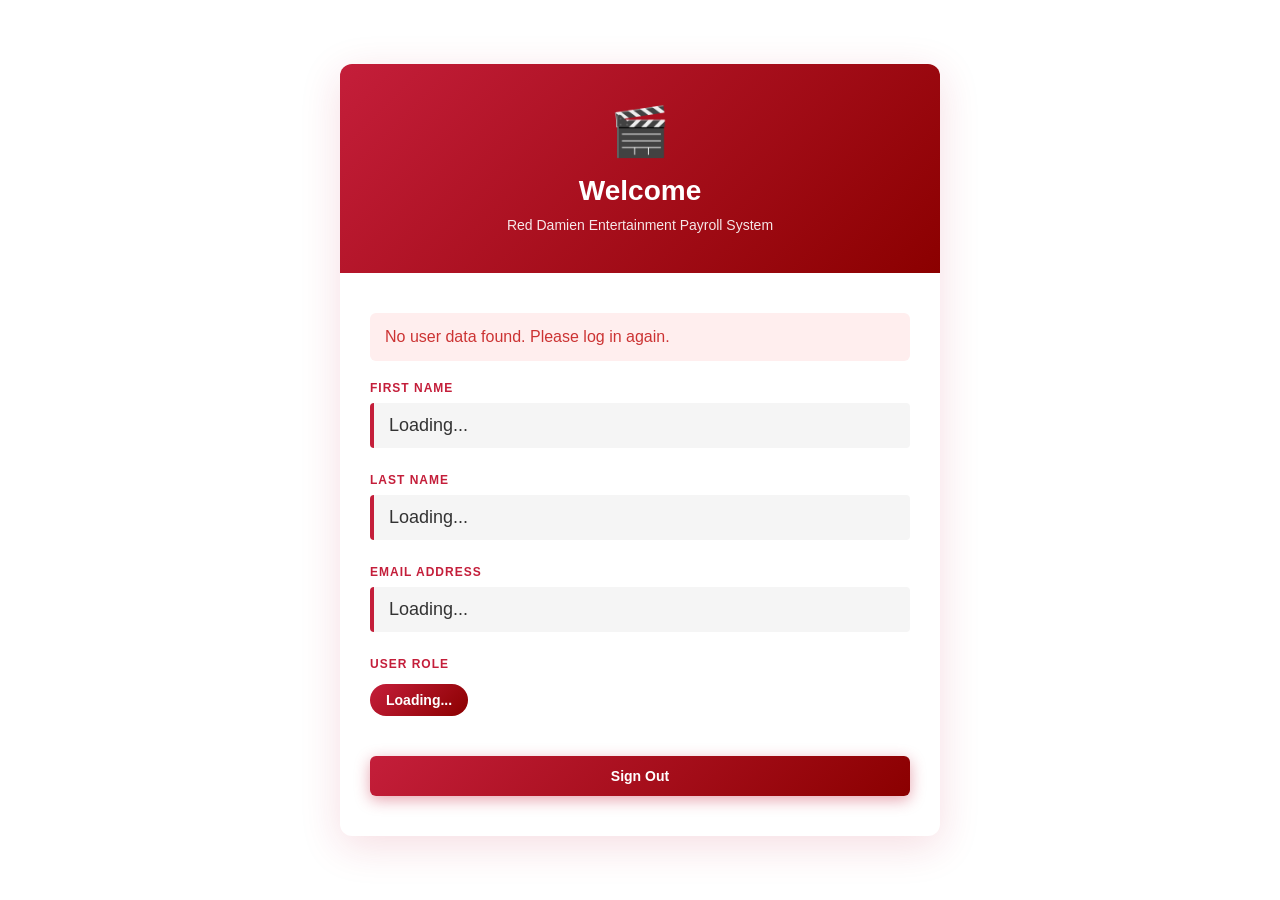
<file: CapstoneProject/src/main/webapp/dashboard.html>
<!DOCTYPE html>
<html lang="en">
<head>
    <meta charset="UTF-8">
    <meta name="viewport" content="width=device-width, initial-scale=1.0">
    <title>Dashboard - Red Damien Entertainment Payroll</title>
    <style>
        * {
            margin: 0;
            padding: 0;
            box-sizing: border-box;
        }
        
        body {
            font-family: 'Segoe UI', Tahoma, Geneva, Verdana, sans-serif;
            background-color: white;
            min-height: 100vh;
            display: flex;
            justify-content: center;
            align-items: center;
            padding: 20px;
        }
        
        .dashboard-container {
            background: white;
            border-radius: 12px;
            box-shadow: 0 10px 40px rgba(196, 30, 58, 0.15);
            overflow: hidden;
            max-width: 600px;
            width: 100%;
        }
        
        .dashboard-header {
            background: linear-gradient(135deg, #c41e3a 0%, #8b0000 100%);
            color: white;
            padding: 40px 30px;
            text-align: center;
        }
        
        .dashboard-header h1 {
            font-size: 28px;
            margin-bottom: 10px;
        }
        
        .dashboard-header p {
            opacity: 0.9;
            font-size: 14px;
        }
        
        .dashboard-content {
            padding: 40px 30px;
        }
        
        .user-info {
            margin-bottom: 30px;
        }
        
        .info-item {
            margin-bottom: 25px;
        }
        
        .info-label {
            font-size: 12px;
            font-weight: 600;
            text-transform: uppercase;
            color: #c41e3a;
            letter-spacing: 1px;
            margin-bottom: 8px;
            display: block;
        }
        
        .info-value {
            font-size: 18px;
            color: #333;
            padding: 12px 15px;
            background-color: #f5f5f5;
            border-left: 4px solid #c41e3a;
            border-radius: 4px;
            word-break: break-all;
        }
        
        .role-badge {
            display: inline-block;
            background: linear-gradient(135deg, #c41e3a 0%, #8b0000 100%);
            color: white;
            padding: 8px 16px;
            border-radius: 20px;
            font-size: 14px;
            font-weight: 600;
            text-transform: capitalize;
            margin-top: 5px;
        }
        
        .dashboard-actions {
            display: flex;
            gap: 15px;
            margin-top: 40px;
        }
        
        .btn {
            flex: 1;
            padding: 12px 24px;
            font-size: 14px;
            font-weight: 600;
            border: none;
            border-radius: 6px;
            cursor: pointer;
            transition: all 0.3s ease;
            text-decoration: none;
            display: inline-block;
            text-align: center;
        }
        
        .btn-primary {
            background: linear-gradient(135deg, #c41e3a 0%, #8b0000 100%);
            color: white;
            box-shadow: 0 4px 15px rgba(196, 30, 58, 0.4);
        }
        
        .btn-primary:hover {
            transform: translateY(-2px);
            box-shadow: 0 6px 20px rgba(196, 30, 58, 0.6);
        }
        
        .error-message {
            background-color: #fee;
            color: #c33;
            padding: 15px;
            border-radius: 6px;
            margin-bottom: 20px;
            display: none;
        }
        
        .error-message.show {
            display: block;
        }
        
        .welcome-icon {
            font-size: 48px;
            margin-bottom: 15px;
        }
    </style>
</head>
<body>
    <div class="dashboard-container">
        <div class="dashboard-header">
            <div class="welcome-icon">🎬</div>
            <h1>Welcome</h1>
            <p>Red Damien Entertainment Payroll System</p>
        </div>
        
        <div class="dashboard-content">
            <div class="error-message" id="errorMessage"></div>
            
            <div class="user-info">
                <div class="info-item">
                    <span class="info-label">First Name</span>
                    <div class="info-value" id="userFirstName">Loading...</div>
                </div>

                <div class="info-item">
                    <span class="info-label">Last Name</span>
                    <div class="info-value" id="userLastName">Loading...</div>
                </div>
                
                <div class="info-item">
                    <span class="info-label">Email Address</span>
                    <div class="info-value" id="userEmail">Loading...</div>
                </div>
                
                <div class="info-item">
                    <span class="info-label">User Role</span>
                    <div>
                        <span class="role-badge" id="userRole">Loading...</span>
                    </div>
                </div>
            </div>
            
            <div class="dashboard-actions">
                <button class="btn btn-primary" id="logoutBtn">Sign Out</button>
            </div>
        </div>
    </div>
    
    <script>
        document.addEventListener('DOMContentLoaded', function() {
            const userFirstNameEl = document.getElementById('userFirstName');
            const userLastNameEl = document.getElementById('userLastName');
            const userEmailEl = document.getElementById('userEmail');
            const userRoleEl = document.getElementById('userRole');
            const errorMessageEl = document.getElementById('errorMessage');
            const logoutBtn = document.getElementById('logoutBtn');
            
            // Get user data from localStorage
            const userDataStr = localStorage.getItem('userData');
            
            if (!userDataStr) {
                showError('No user data found. Please log in again.');
                setTimeout(() => {
                    window.location.href = 'login.html';
                }, 2000);
                return;
            }
            
            try {
                const userData = JSON.parse(userDataStr);
                
                // Display user information
                userFirstNameEl.textContent = userData.firstName || 'Unknown';
                userLastNameEl.textContent = userData.lastName || 'Unknown';
                userEmailEl.textContent = userData.email || 'Unknown';
                
                // Format user role (convert underscores to spaces and capitalize)
                const formattedRole = (userData.userRole || 'user')
                    .toLowerCase()
                    .replace(/_/g, ' ')
                    .split(' ')
                    .map(word => word.charAt(0).toUpperCase() + word.slice(1))
                    .join(' ');
                
                userRoleEl.textContent = formattedRole;
                
            } catch (error) {
                console.error('Error parsing user data:', error);
                showError('Error loading user data. Please log in again.');
                setTimeout(() => {
                    window.location.href = 'login.html';
                }, 2000);
            }
            
            // Logout functionality
            logoutBtn.addEventListener('click', function() {
                // Clear user data from localStorage
                localStorage.removeItem('userData');
                localStorage.removeItem('sessionToken');
                
                // Redirect to home page
                window.location.href = 'index.html';
            });
            
            function showError(message) {
                errorMessageEl.textContent = message;
                errorMessageEl.classList.add('show');
            }
        });
    </script>
</body>
</html>
</file>
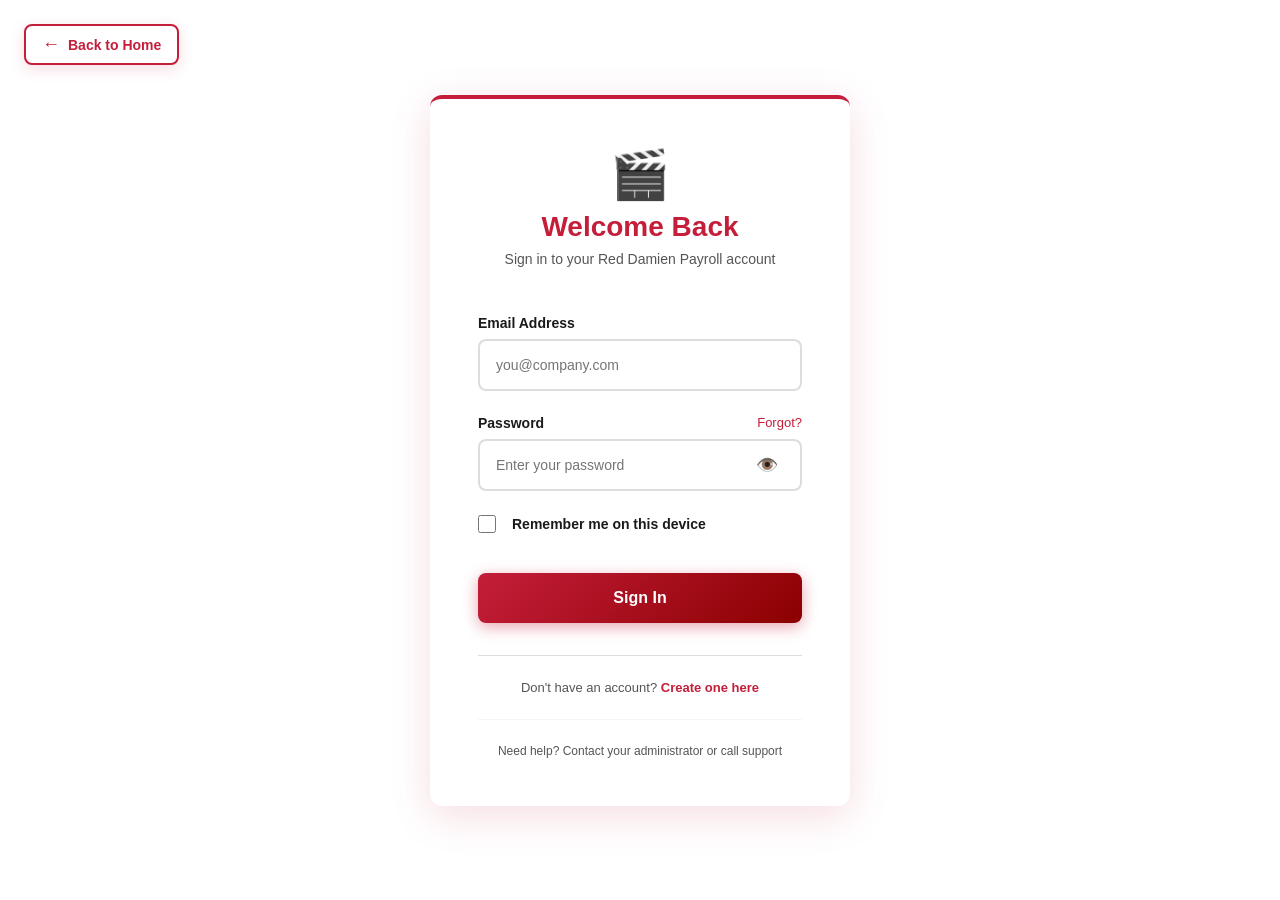
<file: CapstoneProject/src/main/webapp/login.html>
<!DOCTYPE html>
<html lang="en">
<head>
    <meta charset="UTF-8">
    <meta name="viewport" content="width=device-width, initial-scale=1.0">
    <title>Sign In - Red Damien Entertainment Payroll</title>
    <link rel="stylesheet" href="styles/login.css">
</head>
<body>
    <a href="index.html" class="back-button">
        <span class="back-icon">←</span>
        <span class="back-text">Back to Home</span>
    </a>

    <div class="login-container">
        <div class="login-card">
            <div class="login-header">
                <div class="login-logo">🎬</div>
                <h1>Welcome Back</h1>
                <p>Sign in to your Red Damien Payroll account</p>
            </div>

            <form class="login-form" id="loginForm">
                <!-- Email Field -->
                <div class="form-group">
                    <label for="email">Email Address</label>
                    <input 
                        type="email" 
                        id="email" 
                        name="email" 
                        placeholder="you@company.com"
                        required
                    >
                    <div class="error-message" id="emailError"></div>
                </div>

                <!-- Password Field -->
                <div class="form-group">
                    <div class="password-header">
                        <label for="password">Password</label>
                        <a href="#" class="forgot-password">Forgot?</a>
                    </div>
                    <div class="password-input-wrapper">
                        <input 
                            type="password" 
                            id="password" 
                            name="password" 
                            placeholder="Enter your password"
                            required
                        >
                        <button type="button" class="toggle-password" id="togglePassword">👁️</button>
                    </div>
                    <div class="error-message" id="passwordError"></div>
                </div>

                <!-- Remember Me -->
                <div class="form-group checkbox-group">
                    <input type="checkbox" id="rememberMe" name="rememberMe">
                    <label for="rememberMe" class="checkbox-label">Remember me on this device</label>
                </div>

                <!-- Submit Button -->
                <button type="submit" class="btn-submit">Sign In</button>

                <!-- Error Message for login -->
                <div class="error-message" id="loginError"></div>
            </form>

            <!-- Sign Up Link -->
            <div class="signup-link">
                <p>Don't have an account? <a href="registration.html">Create one here</a></p>
            </div>

            <!-- Additional Info -->
            <div class="login-info">
                <p>Need help? Contact your administrator or call support</p>
            </div>
        </div>
    </div>

    <script src="scripts/login.js"></script>
</body>
</html>
</file>
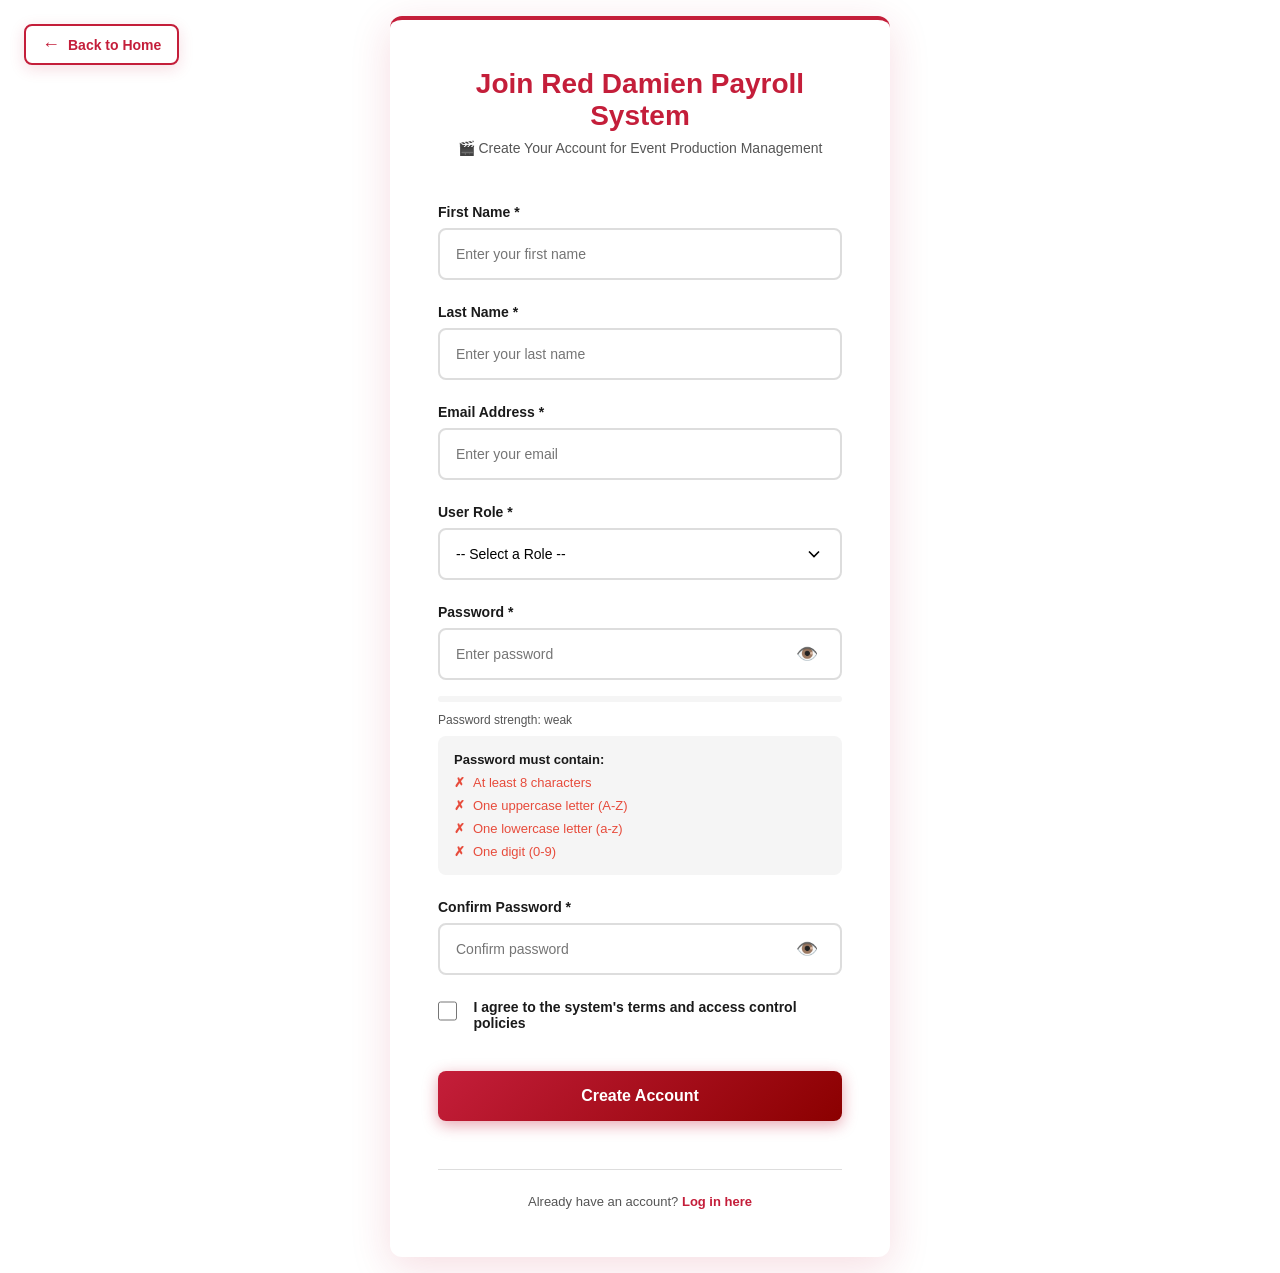
<file: CapstoneProject/src/main/webapp/registration.html>
<!DOCTYPE html>
<html lang="en">
<head>
    <meta charset="UTF-8">
    <meta name="viewport" content="width=device-width, initial-scale=1.0">
    <title>User Registration - Payroll Management System</title>
    <link rel="stylesheet" href="styles/registration.css">
</head>
<body>
    <!-- Back Button -->
    <a href="index.html" class="back-button">
        <span class="back-icon">←</span>
        <span class="back-text">Back to Home</span>
    </a>

    <div class="registration-container">
        <div class="registration-card">
            <div class="registration-header">
                <h1>Join Red Damien Payroll System</h1>
                <p>🎬 Create Your Account for Event Production Management</p>
            </div>

            <form id="registrationForm" class="registration-form">
                
                <!-- First Name Field -->
                <div class="form-group">
                    <label for="firstName">First Name *</label>
                    <input 
                        type="text" 
                        id="firstName" 
                        name="firstName" 
                        placeholder="Enter your first name" 
                        required
                    >
                    <span class="error-message" id="firstNameError"></span>
                </div>

                <!-- Last Name Field -->
                <div class="form-group">
                    <label for="lastName">Last Name *</label>
                    <input 
                        type="text" 
                        id="lastName" 
                        name="lastName" 
                        placeholder="Enter your last name" 
                        required
                    >
                    <span class="error-message" id="lastNameError"></span>
                </div>
                
                <!-- Email Field -->
                <div class="form-group">
                    <label for="email">Email Address *</label>
                    <input 
                        type="email" 
                        id="email" 
                        name="email" 
                        placeholder="Enter your email" 
                        required
                    >
                    <span class="error-message" id="emailError"></span>
                </div>

                <!-- User Role Dropdown -->
                <div class="form-group">
                    <label for="userRole">User Role *</label>
                    <select id="userRole" name="userRole" required>
                        <option value="">-- Select a Role --</option>
                        <option value="business_owner">Business Owner</option>
                        <option value="finance_staff">Finance Staff</option>
                        <option value="admin_assistant">Admin Assistant</option>
                        <option value="operations_manager">Operations Manager</option>
                        <option value="fulltime_employee">Full-Time Employee</option>
                    </select>
                    <span class="error-message" id="roleError"></span>
                </div>

                <!-- Password Field -->
                <div class="form-group">
                    <label for="password">Password *</label>
                    <div class="password-input-wrapper">
                        <input 
                            type="password" 
                            id="password" 
                            name="password" 
                            placeholder="Enter password" 
                            required
                        >
                        <button type="button" class="toggle-password" id="togglePassword">
                            <span class="icon">👁️</span>
                        </button>
                    </div>
                    <div class="password-strength">
                        <div class="strength-bar">
                            <div class="strength-fill" id="strengthFill"></div>
                        </div>
                        <span class="strength-text" id="strengthText">Password strength: weak</span>
                    </div>
                    <div class="password-requirements">
                        <p>Password must contain:</p>
                        <ul>
                            <li id="req-length" class="requirement">At least 8 characters</li>
                            <li id="req-uppercase" class="requirement">One uppercase letter (A-Z)</li>
                            <li id="req-lowercase" class="requirement">One lowercase letter (a-z)</li>
                            <li id="req-digit" class="requirement">One digit (0-9)</li>
                        </ul>
                    </div>
                    <span class="error-message" id="passwordError"></span>
                </div>

                <!-- Confirm Password Field -->
                <div class="form-group">
                    <label for="confirmPassword">Confirm Password *</label>
                    <div class="password-input-wrapper">
                        <input 
                            type="password" 
                            id="confirmPassword" 
                            name="confirmPassword" 
                            placeholder="Confirm password" 
                            required
                        >
                        <button type="button" class="toggle-password" id="toggleConfirmPassword">
                            <span class="icon">👁️</span>
                        </button>
                    </div>
                    <span class="error-message" id="confirmPasswordError"></span>
                </div>

                <!-- Agreement Checkbox -->
                <div class="form-group checkbox-group">
                    <input 
                        type="checkbox" 
                        id="agreement" 
                        name="agreement" 
                        required
                    >
                    <label for="agreement" class="checkbox-label">
                        I agree to the system's terms and access control policies
                    </label>
                    <span class="error-message" id="agreementError"></span>
                </div>

                <!-- Submit Button -->
                <button type="submit" class="btn-submit">Create Account</button>

                <!-- Error Message for registration -->
                <div class="error-message" id="registrationError"></div>

                <!-- Login Link -->
                <div class="login-link">
                    <p>Already have an account? <a href="login.html">Log in here</a></p>
                </div>
            </form>
        </div>
    </div>

    <script src="scripts/registration.js"></script>
</body>
</html>
</file>
<file: src/main/webapp/styles/home.css>
/* Home Page Styling */

* {
    margin: 0;
    padding: 0;
    box-sizing: border-box;
}

:root {
    /* Color Palette */
    --primary-color: #c41e3a;
    --primary-dark: #8b0000;
    --secondary-color: #dc143c;
    --success-color: #27ae60;
    --error-color: #e74c3c;
    --warning-color: #f39c12;
    --light-bg: #f5f5f5;
    --text-dark: #1a1a1a;
    --text-light: #555555;
    --border-color: #ddd;
    
    /* Typography */
    --font-main: 'Segoe UI', Tahoma, Geneva, Verdana, sans-serif;
    
    /* Spacing */
    --spacing-sm: 8px;
    --spacing-md: 16px;
    --spacing-lg: 24px;
    --spacing-xl: 32px;
    --spacing-2xl: 48px;
    --spacing-3xl: 64px;
    
    /* Border Radius */
    --radius-sm: 4px;
    --radius-md: 8px;
    --radius-lg: 12px;
    --radius-xl: 16px;
    
    /* Transitions */
    --transition-fast: 0.2s ease-in-out;
    --transition-normal: 0.3s ease-in-out;
    --transition-slow: 0.5s ease-in-out;
}

/* HTML & Body */
html {
    scroll-behavior: smooth;
}

body {
    font-family: var(--font-main);
    color: var(--text-dark);
    line-height: 1.6;
    background-color: white;
}

/* Utility Classes */
.section-header {
    text-align: center;
    margin-bottom: var(--spacing-3xl);
}

.section-header h2 {
    font-size: 36px;
    color: #c41e3a;
    margin-bottom: var(--spacing-md);
    font-weight: 700;
}

.section-header p {
    font-size: 16px;
    color: var(--text-light);
    max-width: 600px;
    margin: 0 auto;
}

/* Buttons */
.btn {
    display: inline-block;
    padding: 12px 28px;
    border-radius: var(--radius-md);
    text-decoration: none;
    font-weight: 600;
    font-size: 14px;
    transition: all var(--transition-fast);
    border: 2px solid transparent;
    cursor: pointer;
}

.btn-primary {
    background: linear-gradient(135deg, #c41e3a 0%, #8b0000 100%);
    color: white;
    box-shadow: 0 4px 15px rgba(196, 30, 58, 0.4);
}

.btn-primary:hover {
    transform: translateY(-2px);
    box-shadow: 0 6px 20px rgba(196, 30, 58, 0.6);
}

.btn-secondary {
    background: transparent;
    color: var(--primary-color);
    border: 2px solid var(--primary-color);
}

.btn-secondary:hover {
    background: var(--primary-color);
    color: white;
}

.btn-large {
    padding: 16px 40px;
    font-size: 16px;
}

/* Navigation Bar */
.navbar {
    background: white;
    box-shadow: 0 4px 15px rgba(196, 30, 58, 0.15);
    position: sticky;
    top: 0;
    z-index: 100;
    border-bottom: 3px solid #c41e3a;
}

.nav-container {
    max-width: 1200px;
    margin: 0 auto;
    padding: 0 var(--spacing-md);
    display: flex;
    justify-content: space-between;
    align-items: center;
    height: 70px;
}

.logo {
    display: flex;
    align-items: center;
    gap: var(--spacing-sm);
    font-size: 20px;
    font-weight: 700;
    color: var(--text-dark);
}

.logo-icon {
    font-size: 28px;
}

.logo-text {
    background: linear-gradient(135deg, #c41e3a 0%, #8b0000 100%);
    -webkit-background-clip: text;
    -webkit-text-fill-color: transparent;
    background-clip: text;
}

.nav-links {
    display: flex;
    list-style: none;
    gap: var(--spacing-xl);
    align-items: center;
}

.nav-links a {
    color: var(--text-dark);
    text-decoration: none;
    font-weight: 500;
    transition: color var(--transition-fast);
}

.nav-links a:hover {
    color: var(--primary-color);
}

.nav-btn {
    background: linear-gradient(135deg, #c41e3a 0%, #8b0000 100%);
    color: white !important;
    padding: 10px 24px;
    border-radius: var(--radius-md);
    transition: all var(--transition-fast);
}

.nav-btn:hover {
    transform: translateY(-2px);
    box-shadow: 0 4px 15px rgba(196, 30, 58, 0.4);
}

.nav-signin {
    background: white;
    color: #c41e3a !important;
    border: 2px solid #c41e3a;
    padding: 8px 20px;
}

.nav-signin:hover {
    background: #c41e3a;
    color: white !important;
}

/* Hero Section */
.hero {
    max-width: 1200px;
    margin: 0 auto;
    padding: var(--spacing-3xl) var(--spacing-md);
    display: grid;
    grid-template-columns: 1fr 1fr;
    gap: var(--spacing-3xl);
    align-items: center;
    background: white;
    border-radius: var(--radius-xl);
    margin-top: var(--spacing-lg);
}

.hero-content {
    display: flex;
    flex-direction: column;
    gap: var(--spacing-lg);
}

.hero-title {
    font-size: 48px;
    font-weight: 700;
    line-height: 1.2;
    color: var(--text-dark);
}

.hero-subtitle {
    font-size: 18px;
    color: var(--text-light);
    line-height: 1.8;
}

.hero-buttons {
    display: flex;
    gap: var(--spacing-md);
    flex-wrap: wrap;
}

.hero-buttons .btn {
    padding: 14px 32px;
    font-size: 15px;
}

/* Hero Graphics */
.hero-image {
    display: flex;
    justify-content: center;
    align-items: center;
}

.hero-graphic {
    position: relative;
    width: 300px;
    height: 300px;
}

.graphic-element {
    position: absolute;
    border-radius: 50%;
    animation: float var(--transition-slow) ease-in-out infinite;
}

.element-1 {
    width: 150px;
    height: 150px;
    background: linear-gradient(135deg, #c41e3a 0%, #8b0000 100%);
    top: 20px;
    left: 20px;
    opacity: 0.8;
}

.element-2 {
    width: 100px;
    height: 100px;
    background: linear-gradient(135deg, #dc143c 0%, #c41e3a 100%);
    bottom: 40px;
    right: 40px;
    opacity: 0.6;
    animation-delay: 0.2s;
}

.element-3 {
    width: 80px;
    height: 80px;
    background: linear-gradient(135deg, #ff6b6b 0%, #dc143c 100%);
    top: 150px;
    right: 20px;
    opacity: 0.7;
    animation-delay: 0.4s;
}

@keyframes float {
    0%, 100% {
        transform: translateY(0px);
    }
    50% {
        transform: translateY(-20px);
    }
}

/* Statistics Section */
.statistics {
    background: linear-gradient(135deg, #c41e3a 0%, #8b0000 100%);
    padding: var(--spacing-3xl) var(--spacing-md);
}

.stats-container {
    max-width: 1200px;
    margin: 0 auto;
    display: grid;
    grid-template-columns: repeat(auto-fit, minmax(200px, 1fr));
    gap: var(--spacing-lg);
}

.stat-card {
    background: rgba(255, 255, 255, 0.1);
    padding: var(--spacing-2xl) var(--spacing-lg);
    border-radius: var(--radius-lg);
    text-align: center;
    color: white;
    backdrop-filter: blur(10px);
    border: 1px solid rgba(255, 255, 255, 0.2);
    transition: all var(--transition-normal);
}

.stat-card:hover {
    transform: translateY(-5px);
    background: rgba(255, 255, 255, 0.15);
}

.stat-number {
    font-size: 36px;
    font-weight: 700;
    margin-bottom: var(--spacing-sm);
}

.stat-label {
    font-size: 14px;
    color: rgba(255, 255, 255, 0.9);
}

/* Features Section */
.features {
    max-width: 1200px;
    margin: 0 auto;
    padding: var(--spacing-3xl) var(--spacing-md);
    background: white;
}

.features-grid {
    display: grid;
    grid-template-columns: repeat(auto-fit, minmax(300px, 1fr));
    gap: var(--spacing-2xl);
}

.feature-card {
    background: white;
    padding: var(--spacing-2xl);
    border-radius: var(--radius-lg);
    border: 2px solid #ddd;
    border-top: 4px solid #c41e3a;
    text-align: center;
    transition: all var(--transition-normal);
}

.feature-card:hover {
    transform: translateY(-5px);
    box-shadow: 0 10px 30px rgba(196, 30, 58, 0.15);
    border-color: #c41e3a;
}

.feature-icon {
    font-size: 48px;
    margin-bottom: var(--spacing-md);
}

.feature-card h3 {
    font-size: 20px;
    margin-bottom: var(--spacing-sm);
    color: var(--text-dark);
}

.feature-card p {
    font-size: 14px;
    color: var(--text-light);
    line-height: 1.8;
}

/* Benefits Section */
.benefits {
    background-color: white;
    padding: var(--spacing-3xl) var(--spacing-md);
}

.benefits-content {
    max-width: 1200px;
    margin: 0 auto;
    display: grid;
    grid-template-columns: 1fr 1fr;
    gap: var(--spacing-3xl);
    align-items: center;
}

.benefits-list {
    display: flex;
    flex-direction: column;
    gap: var(--spacing-lg);
}

.benefit-item {
    display: flex;
    gap: var(--spacing-md);
}

.benefit-check {
    display: flex;
    align-items: center;
    justify-content: center;
    width: 40px;
    height: 40px;
    background: #c41e3a;
    color: white;
    border-radius: 50%;
    font-weight: 700;
    flex-shrink: 0;
}

.benefit-text h4 {
    font-size: 16px;
    margin-bottom: var(--spacing-sm);
    color: var(--text-dark);
}

.benefit-text p {
    font-size: 14px;
    color: var(--text-light);
}

/* Benefits Graphics */
.benefits-image {
    display: flex;
    justify-content: center;
    align-items: center;
}

.benefits-graphic {
    position: relative;
    width: 250px;
    height: 250px;
}

.graphic-circle {
    position: absolute;
    border-radius: 50%;
    animation: pulse var(--transition-slow) ease-in-out infinite;
}

.circle-1 {
    width: 200px;
    height: 200px;
    background: linear-gradient(135deg, #c41e3a 0%, #8b0000 100%);
    top: 0;
    left: 0;
    opacity: 0.7;
}

.circle-2 {
    width: 150px;
    height: 150px;
    background: linear-gradient(135deg, #dc143c 0%, #c41e3a 100%);
    bottom: 20px;
    right: 20px;
    opacity: 0.6;
    animation-delay: 0.2s;
}

.circle-3 {
    width: 100px;
    height: 100px;
    background: linear-gradient(135deg, #ff6b6b 0%, #dc143c 100%);
    top: 100px;
    right: 0;
    opacity: 0.5;
    animation-delay: 0.4s;
}

@keyframes pulse {
    0%, 100% {
        transform: scale(1);
    }
    50% {
        transform: scale(1.05);
    }
}

/* User Roles Section */
.user-roles {
    max-width: 1200px;
    margin: 0 auto;
    padding: var(--spacing-3xl) var(--spacing-md);
    background: white;
}

.roles-grid {
    display: grid;
    grid-template-columns: repeat(auto-fit, minmax(280px, 1fr));
    gap: var(--spacing-2xl);
}

.role-card {
    background: white;
    padding: var(--spacing-2xl);
    border-radius: var(--radius-lg);
    border: 2px solid #ddd;
    border-left: 4px solid #c41e3a;
    text-align: center;
    transition: all var(--transition-normal);
}

.role-card:hover:not(.empty) {
    transform: translateY(-5px);
    border-color: #c41e3a;
    box-shadow: 0 10px 30px rgba(196, 30, 58, 0.15);
}

.role-card.empty {
    display: flex;
    flex-direction: column;
    justify-content: center;
    align-items: center;
    background: linear-gradient(135deg, rgba(196, 30, 58, 0.08) 0%, rgba(139, 0, 0, 0.08) 100%);
    border-style: dashed;
    border-color: #c41e3a;
}

.role-icon,
.role-placeholder {
    font-size: 42px;
    margin-bottom: var(--spacing-md);
}

.role-card h3 {
    font-size: 18px;
    margin-bottom: var(--spacing-sm);
    color: var(--text-dark);
}

.role-card > p {
    font-size: 14px;
    color: var(--text-light);
    margin-bottom: var(--spacing-lg);
}

.placeholder-text {
    font-style: italic;
    color: var(--text-light);
}

.role-features {
    list-style: none;
    text-align: left;
    font-size: 13px;
    color: var(--text-light);
}

.role-features li {
    padding: var(--spacing-sm) 0;
    border-bottom: 1px solid var(--border-color);
}

.role-features li:last-child {
    border-bottom: none;
}

.role-features li::before {
    content: '✓ ';
    color: #c41e3a;
    font-weight: 700;
    margin-right: var(--spacing-sm);
}

/* Call to Action Section */
.call-to-action {
    background: linear-gradient(135deg, #c41e3a 0%, #8b0000 100%);
    padding: var(--spacing-3xl) var(--spacing-md);
}

.cta-content {
    max-width: 800px;
    margin: 0 auto;
    text-align: center;
    color: white;
}

.cta-content h2 {
    font-size: 42px;
    margin-bottom: var(--spacing-md);
    font-weight: 700;
}

.cta-content p {
    font-size: 18px;
    margin-bottom: var(--spacing-2xl);
    opacity: 0.95;
}

.cta-buttons {
    display: flex;
    gap: var(--spacing-lg);
    justify-content: center;
    flex-wrap: wrap;
}

.cta-buttons .btn {
    padding: 16px 40px;
    font-size: 16px;
}

.cta-buttons .btn-secondary {
    color: white;
    border-color: white;
}

.cta-buttons .btn-secondary:hover {
    background: white;
    color: var(--primary-color);
}

/* Footer */
.footer {
    background-color: var(--text-dark);
    color: white;
    padding: var(--spacing-3xl) var(--spacing-md) var(--spacing-lg);
    border-top: 4px solid #c41e3a;
}

.footer-content {
    max-width: 1200px;
    margin: 0 auto;
    display: grid;
    grid-template-columns: repeat(auto-fit, minmax(250px, 1fr));
    gap: var(--spacing-2xl);
    margin-bottom: var(--spacing-2xl);
}

.footer-section h4 {
    margin-bottom: var(--spacing-md);
    font-size: 16px;
    color: #c41e3a;
}

.footer-section p {
    font-size: 14px;
    color: rgba(255, 255, 255, 0.8);
    margin-bottom: var(--spacing-sm);
}

.footer-section ul {
    list-style: none;
}

.footer-section ul li {
    margin-bottom: var(--spacing-sm);
}

.footer-section a {
    color: rgba(255, 255, 255, 0.8);
    text-decoration: none;
    font-size: 14px;
    transition: color var(--transition-fast);
}

.footer-section a:hover {
    color: #c41e3a;
}

.footer-bottom {
    max-width: 1200px;
    margin: 0 auto;
    text-align: center;
    padding-top: var(--spacing-lg);
    border-top: 1px solid rgba(255, 255, 255, 0.1);
    font-size: 13px;
    color: rgba(255, 255, 255, 0.7);
}

/* Responsive Design */

/* Tablet (768px and below) */
@media (max-width: 768px) {
    .nav-links {
        gap: var(--spacing-lg);
    }

    .hero {
        grid-template-columns: 1fr;
        padding: var(--spacing-2xl) var(--spacing-md);
    }

    .hero-title {
        font-size: 32px;
    }

    .hero-buttons {
        flex-direction: column;
    }

    .hero-buttons .btn {
        width: 100%;
        text-align: center;
    }

    .section-header h2 {
        font-size: 28px;
    }

    .benefits-content {
        grid-template-columns: 1fr;
    }

    .cta-buttons {
        flex-direction: column;
    }

    .cta-buttons .btn {
        width: 100%;
    }

    .cta-content h2 {
        font-size: 32px;
    }
}

/* Mobile (480px and below) */
@media (max-width: 480px) {
    .nav-container {
        height: 60px;
        padding: 0 var(--spacing-sm);
    }

    .logo {
        gap: 6px;
        font-size: 16px;
    }

    .logo-icon {
        font-size: 24px;
    }

    .nav-links {
        gap: var(--spacing-md);
        font-size: 13px;
    }

    .nav-btn {
        padding: 8px 16px;
        font-size: 12px;
    }

    .hero {
        padding: var(--spacing-xl) var(--spacing-sm);
        gap: var(--spacing-xl);
    }

    .hero-title {
        font-size: 24px;
        line-height: 1.3;
    }

    .hero-subtitle {
        font-size: 14px;
    }

    .hero-graphic {
        width: 200px;
        height: 200px;
    }

    .element-1 {
        width: 100px;
        height: 100px;
    }

    .element-2 {
        width: 70px;
        height: 70px;
    }

    .element-3 {
        width: 50px;
        height: 50px;
    }

    .statistics {
        padding: var(--spacing-2xl) var(--spacing-sm);
    }

    .stats-container {
        grid-template-columns: 1fr 1fr;
        gap: var(--spacing-md);
    }

    .stat-card {
        padding: var(--spacing-lg) var(--spacing-md);
    }

    .stat-number {
        font-size: 28px;
    }

    .stat-label {
        font-size: 12px;
    }

    .features {
        padding: var(--spacing-2xl) var(--spacing-sm);
    }

    .features-grid {
        grid-template-columns: 1fr;
        gap: var(--spacing-lg);
    }

    .feature-card {
        padding: var(--spacing-lg);
    }

    .feature-icon {
        font-size: 36px;
    }

    .feature-card h3 {
        font-size: 16px;
    }

    .benefits {
        padding: var(--spacing-2xl) var(--spacing-sm);
    }

    .benefits-list {
        gap: var(--spacing-md);
    }

    .benefit-item {
        gap: var(--spacing-sm);
    }

    .benefit-check {
        width: 32px;
        height: 32px;
        font-size: 16px;
    }

    .benefit-text h4 {
        font-size: 14px;
    }

    .user-roles {
        padding: var(--spacing-2xl) var(--spacing-sm);
    }

    .roles-grid {
        grid-template-columns: 1fr;
        gap: var(--spacing-lg);
    }

    .role-card {
        padding: var(--spacing-lg);
    }

    .section-header h2 {
        font-size: 22px;
    }

    .section-header p {
        font-size: 14px;
    }

    .call-to-action {
        padding: var(--spacing-2xl) var(--spacing-sm);
    }

    .cta-content h2 {
        font-size: 24px;
    }

    .cta-content p {
        font-size: 14px;
    }

    .cta-buttons .btn {
        padding: 12px 24px;
        font-size: 14px;
    }

    .footer-content {
        grid-template-columns: 1fr;
        gap: var(--spacing-lg);
    }
}

/* Minimum Width Support (360px) */
@media (max-width: 360px) {
    .nav-links a {
        font-size: 12px;
    }

    .nav-btn {
        padding: 6px 12px;
        font-size: 11px;
    }

    .hero-title {
        font-size: 20px;
    }

    .stat-number {
        font-size: 24px;
    }

    .features-grid {
        gap: var(--spacing-sm);
    }

    .stats-container {
        gap: var(--spacing-sm);
    }
}

/* Accessibility */
@media (prefers-reduced-motion: reduce) {
    * {
        animation-duration: 0.01ms !important;
        animation-iteration-count: 1 !important;
        transition-duration: 0.01ms !important;
    }
}

/* ── Expandable Time Log Rows ─── */
.tl-summary-row td {
    vertical-align: middle;
}
.tl-summary-row:hover {
    background: var(--light-bg);
}
.tl-summary-expanded {
    background: var(--light-bg);
}
.tl-hours-pill {
    display: inline-block;
    font-weight: 600;
    color: var(--primary-color);
    background: rgba(196, 30, 58, 0.08);
    padding: 3px 12px;
    border-radius: 20px;
    font-size: 0.88rem;
}
.tl-expand-cell {
    width: 80px;
    text-align: center;
}
.tl-view-btn {
    font-size: 0.82rem !important;
    padding: 4px 14px !important;
}
.tl-detail-row td {
    padding: 0 !important;
}
.tl-detail-cell {
    background: var(--light-bg);
    border-bottom: 2px solid var(--border-color);
}
.tl-detail-wrap {
    padding: 10px 16px 14px;
}
.tl-inner-table {
    width: 100%;
    border-collapse: collapse;
    background: #fff;
    border-radius: 8px;
    overflow: hidden;
    border: 1px solid var(--border-color);
}
.tl-inner-table thead th {
    text-align: left;
    padding: 8px 14px;
    font-size: 0.78rem;
    font-weight: 600;
    color: var(--text-light);
    text-transform: uppercase;
    letter-spacing: 0.4px;
    background: #fafafa;
    border-bottom: 1px solid var(--border-color);
}
.tl-inner-table tbody td {
    padding: 10px 14px;
    font-size: 0.9rem;
    color: var(--text-dark);
    border-bottom: 1px solid #f0f0f0;
    vertical-align: middle;
}
.tl-inner-table tbody tr:last-child td {
    border-bottom: none;
}
.tl-row-open {
    background: rgba(243, 156, 18, 0.06);
}
.tl-pending-text {
    color: var(--warning-color);
    font-style: italic;
}

/* Today's date display for employees */
.ft-today-date {
    font-size: 1.05rem;
    font-weight: 600;
    color: var(--text-dark);
}
</file>
<file: CapstoneProject/src/main/webapp/styles/home.css>
/* Home Page Styling */

* {
    margin: 0;
    padding: 0;
    box-sizing: border-box;
}

:root {
    /* Color Palette */
    --primary-color: #c41e3a;
    --primary-dark: #8b0000;
    --secondary-color: #dc143c;
    --success-color: #27ae60;
    --error-color: #e74c3c;
    --warning-color: #f39c12;
    --light-bg: #f5f5f5;
    --text-dark: #1a1a1a;
    --text-light: #555555;
    --border-color: #ddd;
    
    /* Typography */
    --font-main: 'Segoe UI', Tahoma, Geneva, Verdana, sans-serif;
    
    /* Spacing */
    --spacing-sm: 8px;
    --spacing-md: 16px;
    --spacing-lg: 24px;
    --spacing-xl: 32px;
    --spacing-2xl: 48px;
    --spacing-3xl: 64px;
    
    /* Border Radius */
    --radius-sm: 4px;
    --radius-md: 8px;
    --radius-lg: 12px;
    --radius-xl: 16px;
    
    /* Transitions */
    --transition-fast: 0.2s ease-in-out;
    --transition-normal: 0.3s ease-in-out;
    --transition-slow: 0.5s ease-in-out;
}

/* HTML & Body */
html {
    scroll-behavior: smooth;
}

body {
    font-family: var(--font-main);
    color: var(--text-dark);
    line-height: 1.6;
    background-color: white;
}

/* Utility Classes */
.section-header {
    text-align: center;
    margin-bottom: var(--spacing-3xl);
}

.section-header h2 {
    font-size: 36px;
    color: #c41e3a;
    margin-bottom: var(--spacing-md);
    font-weight: 700;
}

.section-header p {
    font-size: 16px;
    color: var(--text-light);
    max-width: 600px;
    margin: 0 auto;
}

/* Buttons */
.btn {
    display: inline-block;
    padding: 12px 28px;
    border-radius: var(--radius-md);
    text-decoration: none;
    font-weight: 600;
    font-size: 14px;
    transition: all var(--transition-fast);
    border: 2px solid transparent;
    cursor: pointer;
}

.btn-primary {
    background: linear-gradient(135deg, #c41e3a 0%, #8b0000 100%);
    color: white;
    box-shadow: 0 4px 15px rgba(196, 30, 58, 0.4);
}

.btn-primary:hover {
    transform: translateY(-2px);
    box-shadow: 0 6px 20px rgba(196, 30, 58, 0.6);
}

.btn-secondary {
    background: transparent;
    color: var(--primary-color);
    border: 2px solid var(--primary-color);
}

.btn-secondary:hover {
    background: var(--primary-color);
    color: white;
}

.btn-large {
    padding: 16px 40px;
    font-size: 16px;
}

/* Navigation Bar */
.navbar {
    background: white;
    box-shadow: 0 4px 15px rgba(196, 30, 58, 0.15);
    position: sticky;
    top: 0;
    z-index: 100;
    border-bottom: 3px solid #c41e3a;
}

.nav-container {
    max-width: 1200px;
    margin: 0 auto;
    padding: 0 var(--spacing-md);
    display: flex;
    justify-content: space-between;
    align-items: center;
    height: 70px;
}

.logo {
    display: flex;
    align-items: center;
    gap: var(--spacing-sm);
    font-size: 20px;
    font-weight: 700;
    color: var(--text-dark);
}

.logo-icon {
    font-size: 28px;
}

.logo-text {
    background: linear-gradient(135deg, #c41e3a 0%, #8b0000 100%);
    -webkit-background-clip: text;
    -webkit-text-fill-color: transparent;
    background-clip: text;
}

.nav-links {
    display: flex;
    list-style: none;
    gap: var(--spacing-xl);
    align-items: center;
}

.nav-links a {
    color: var(--text-dark);
    text-decoration: none;
    font-weight: 500;
    transition: color var(--transition-fast);
}

.nav-links a:hover {
    color: var(--primary-color);
}

.nav-btn {
    background: linear-gradient(135deg, #c41e3a 0%, #8b0000 100%);
    color: white !important;
    padding: 10px 24px;
    border-radius: var(--radius-md);
    transition: all var(--transition-fast);
}

.nav-btn:hover {
    transform: translateY(-2px);
    box-shadow: 0 4px 15px rgba(196, 30, 58, 0.4);
}

.nav-signin {
    background: white;
    color: #c41e3a !important;
    border: 2px solid #c41e3a;
    padding: 8px 20px;
}

.nav-signin:hover {
    background: #c41e3a;
    color: white !important;
}

/* Hero Section */
.hero {
    max-width: 1200px;
    margin: 0 auto;
    padding: var(--spacing-3xl) var(--spacing-md);
    display: grid;
    grid-template-columns: 1fr 1fr;
    gap: var(--spacing-3xl);
    align-items: center;
    background: white;
    border-radius: var(--radius-xl);
    margin-top: var(--spacing-lg);
}

.hero-content {
    display: flex;
    flex-direction: column;
    gap: var(--spacing-lg);
}

.hero-title {
    font-size: 48px;
    font-weight: 700;
    line-height: 1.2;
    color: var(--text-dark);
}

.hero-subtitle {
    font-size: 18px;
    color: var(--text-light);
    line-height: 1.8;
}

.hero-buttons {
    display: flex;
    gap: var(--spacing-md);
    flex-wrap: wrap;
}

.hero-buttons .btn {
    padding: 14px 32px;
    font-size: 15px;
}

/* Hero Graphics */
.hero-image {
    display: flex;
    justify-content: center;
    align-items: center;
}

.hero-graphic {
    position: relative;
    width: 300px;
    height: 300px;
}

.graphic-element {
    position: absolute;
    border-radius: 50%;
    animation: float var(--transition-slow) ease-in-out infinite;
}

.element-1 {
    width: 150px;
    height: 150px;
    background: linear-gradient(135deg, #c41e3a 0%, #8b0000 100%);
    top: 20px;
    left: 20px;
    opacity: 0.8;
}

.element-2 {
    width: 100px;
    height: 100px;
    background: linear-gradient(135deg, #dc143c 0%, #c41e3a 100%);
    bottom: 40px;
    right: 40px;
    opacity: 0.6;
    animation-delay: 0.2s;
}

.element-3 {
    width: 80px;
    height: 80px;
    background: linear-gradient(135deg, #ff6b6b 0%, #dc143c 100%);
    top: 150px;
    right: 20px;
    opacity: 0.7;
    animation-delay: 0.4s;
}

@keyframes float {
    0%, 100% {
        transform: translateY(0px);
    }
    50% {
        transform: translateY(-20px);
    }
}

/* Statistics Section */
.statistics {
    background: linear-gradient(135deg, #c41e3a 0%, #8b0000 100%);
    padding: var(--spacing-3xl) var(--spacing-md);
}

.stats-container {
    max-width: 1200px;
    margin: 0 auto;
    display: grid;
    grid-template-columns: repeat(auto-fit, minmax(200px, 1fr));
    gap: var(--spacing-lg);
}

.stat-card {
    background: rgba(255, 255, 255, 0.1);
    padding: var(--spacing-2xl) var(--spacing-lg);
    border-radius: var(--radius-lg);
    text-align: center;
    color: white;
    backdrop-filter: blur(10px);
    border: 1px solid rgba(255, 255, 255, 0.2);
    transition: all var(--transition-normal);
}

.stat-card:hover {
    transform: translateY(-5px);
    background: rgba(255, 255, 255, 0.15);
}

.stat-number {
    font-size: 36px;
    font-weight: 700;
    margin-bottom: var(--spacing-sm);
}

.stat-label {
    font-size: 14px;
    color: rgba(255, 255, 255, 0.9);
}

/* Features Section */
.features {
    max-width: 1200px;
    margin: 0 auto;
    padding: var(--spacing-3xl) var(--spacing-md);
    background: white;
}

.features-grid {
    display: grid;
    grid-template-columns: repeat(auto-fit, minmax(300px, 1fr));
    gap: var(--spacing-2xl);
}

.feature-card {
    background: white;
    padding: var(--spacing-2xl);
    border-radius: var(--radius-lg);
    border: 2px solid #ddd;
    border-top: 4px solid #c41e3a;
    text-align: center;
    transition: all var(--transition-normal);
}

.feature-card:hover {
    transform: translateY(-5px);
    box-shadow: 0 10px 30px rgba(196, 30, 58, 0.15);
    border-color: #c41e3a;
}

.feature-icon {
    font-size: 48px;
    margin-bottom: var(--spacing-md);
}

.feature-card h3 {
    font-size: 20px;
    margin-bottom: var(--spacing-sm);
    color: var(--text-dark);
}

.feature-card p {
    font-size: 14px;
    color: var(--text-light);
    line-height: 1.8;
}

/* Benefits Section */
.benefits {
    background-color: white;
    padding: var(--spacing-3xl) var(--spacing-md);
}

.benefits-content {
    max-width: 1200px;
    margin: 0 auto;
    display: grid;
    grid-template-columns: 1fr 1fr;
    gap: var(--spacing-3xl);
    align-items: center;
}

.benefits-list {
    display: flex;
    flex-direction: column;
    gap: var(--spacing-lg);
}

.benefit-item {
    display: flex;
    gap: var(--spacing-md);
}

.benefit-check {
    display: flex;
    align-items: center;
    justify-content: center;
    width: 40px;
    height: 40px;
    background: #c41e3a;
    color: white;
    border-radius: 50%;
    font-weight: 700;
    flex-shrink: 0;
}

.benefit-text h4 {
    font-size: 16px;
    margin-bottom: var(--spacing-sm);
    color: var(--text-dark);
}

.benefit-text p {
    font-size: 14px;
    color: var(--text-light);
}

/* Benefits Graphics */
.benefits-image {
    display: flex;
    justify-content: center;
    align-items: center;
}

.benefits-graphic {
    position: relative;
    width: 250px;
    height: 250px;
}

.graphic-circle {
    position: absolute;
    border-radius: 50%;
    animation: pulse var(--transition-slow) ease-in-out infinite;
}

.circle-1 {
    width: 200px;
    height: 200px;
    background: linear-gradient(135deg, #c41e3a 0%, #8b0000 100%);
    top: 0;
    left: 0;
    opacity: 0.7;
}

.circle-2 {
    width: 150px;
    height: 150px;
    background: linear-gradient(135deg, #dc143c 0%, #c41e3a 100%);
    bottom: 20px;
    right: 20px;
    opacity: 0.6;
    animation-delay: 0.2s;
}

.circle-3 {
    width: 100px;
    height: 100px;
    background: linear-gradient(135deg, #ff6b6b 0%, #dc143c 100%);
    top: 100px;
    right: 0;
    opacity: 0.5;
    animation-delay: 0.4s;
}

@keyframes pulse {
    0%, 100% {
        transform: scale(1);
    }
    50% {
        transform: scale(1.05);
    }
}

/* User Roles Section */
.user-roles {
    max-width: 1200px;
    margin: 0 auto;
    padding: var(--spacing-3xl) var(--spacing-md);
    background: white;
}

.roles-grid {
    display: grid;
    grid-template-columns: repeat(auto-fit, minmax(280px, 1fr));
    gap: var(--spacing-2xl);
}

.role-card {
    background: white;
    padding: var(--spacing-2xl);
    border-radius: var(--radius-lg);
    border: 2px solid #ddd;
    border-left: 4px solid #c41e3a;
    text-align: center;
    transition: all var(--transition-normal);
}

.role-card:hover:not(.empty) {
    transform: translateY(-5px);
    border-color: #c41e3a;
    box-shadow: 0 10px 30px rgba(196, 30, 58, 0.15);
}

.role-card.empty {
    display: flex;
    flex-direction: column;
    justify-content: center;
    align-items: center;
    background: linear-gradient(135deg, rgba(196, 30, 58, 0.08) 0%, rgba(139, 0, 0, 0.08) 100%);
    border-style: dashed;
    border-color: #c41e3a;
}

.role-icon,
.role-placeholder {
    font-size: 42px;
    margin-bottom: var(--spacing-md);
}

.role-card h3 {
    font-size: 18px;
    margin-bottom: var(--spacing-sm);
    color: var(--text-dark);
}

.role-card > p {
    font-size: 14px;
    color: var(--text-light);
    margin-bottom: var(--spacing-lg);
}

.placeholder-text {
    font-style: italic;
    color: var(--text-light);
}

.role-features {
    list-style: none;
    text-align: left;
    font-size: 13px;
    color: var(--text-light);
}

.role-features li {
    padding: var(--spacing-sm) 0;
    border-bottom: 1px solid var(--border-color);
}

.role-features li:last-child {
    border-bottom: none;
}

.role-features li::before {
    content: '✓ ';
    color: #c41e3a;
    font-weight: 700;
    margin-right: var(--spacing-sm);
}

/* Call to Action Section */
.call-to-action {
    background: linear-gradient(135deg, #c41e3a 0%, #8b0000 100%);
    padding: var(--spacing-3xl) var(--spacing-md);
}

.cta-content {
    max-width: 800px;
    margin: 0 auto;
    text-align: center;
    color: white;
}

.cta-content h2 {
    font-size: 42px;
    margin-bottom: var(--spacing-md);
    font-weight: 700;
}

.cta-content p {
    font-size: 18px;
    margin-bottom: var(--spacing-2xl);
    opacity: 0.95;
}

.cta-buttons {
    display: flex;
    gap: var(--spacing-lg);
    justify-content: center;
    flex-wrap: wrap;
}

.cta-buttons .btn {
    padding: 16px 40px;
    font-size: 16px;
}

.cta-buttons .btn-secondary {
    color: white;
    border-color: white;
}

.cta-buttons .btn-secondary:hover {
    background: white;
    color: var(--primary-color);
}

/* Footer */
.footer {
    background-color: var(--text-dark);
    color: white;
    padding: var(--spacing-3xl) var(--spacing-md) var(--spacing-lg);
    border-top: 4px solid #c41e3a;
}

.footer-content {
    max-width: 1200px;
    margin: 0 auto;
    display: grid;
    grid-template-columns: repeat(auto-fit, minmax(250px, 1fr));
    gap: var(--spacing-2xl);
    margin-bottom: var(--spacing-2xl);
}

.footer-section h4 {
    margin-bottom: var(--spacing-md);
    font-size: 16px;
    color: #c41e3a;
}

.footer-section p {
    font-size: 14px;
    color: rgba(255, 255, 255, 0.8);
    margin-bottom: var(--spacing-sm);
}

.footer-section ul {
    list-style: none;
}

.footer-section ul li {
    margin-bottom: var(--spacing-sm);
}

.footer-section a {
    color: rgba(255, 255, 255, 0.8);
    text-decoration: none;
    font-size: 14px;
    transition: color var(--transition-fast);
}

.footer-section a:hover {
    color: #c41e3a;
}

.footer-bottom {
    max-width: 1200px;
    margin: 0 auto;
    text-align: center;
    padding-top: var(--spacing-lg);
    border-top: 1px solid rgba(255, 255, 255, 0.1);
    font-size: 13px;
    color: rgba(255, 255, 255, 0.7);
}

/* Responsive Design */

/* Tablet (768px and below) */
@media (max-width: 768px) {
    .nav-links {
        gap: var(--spacing-lg);
    }

    .hero {
        grid-template-columns: 1fr;
        padding: var(--spacing-2xl) var(--spacing-md);
    }

    .hero-title {
        font-size: 32px;
    }

    .hero-buttons {
        flex-direction: column;
    }

    .hero-buttons .btn {
        width: 100%;
        text-align: center;
    }

    .section-header h2 {
        font-size: 28px;
    }

    .benefits-content {
        grid-template-columns: 1fr;
    }

    .cta-buttons {
        flex-direction: column;
    }

    .cta-buttons .btn {
        width: 100%;
    }

    .cta-content h2 {
        font-size: 32px;
    }
}

/* Mobile (480px and below) */
@media (max-width: 480px) {
    .nav-container {
        height: 60px;
        padding: 0 var(--spacing-sm);
    }

    .logo {
        gap: 6px;
        font-size: 16px;
    }

    .logo-icon {
        font-size: 24px;
    }

    .nav-links {
        gap: var(--spacing-md);
        font-size: 13px;
    }

    .nav-btn {
        padding: 8px 16px;
        font-size: 12px;
    }

    .hero {
        padding: var(--spacing-xl) var(--spacing-sm);
        gap: var(--spacing-xl);
    }

    .hero-title {
        font-size: 24px;
        line-height: 1.3;
    }

    .hero-subtitle {
        font-size: 14px;
    }

    .hero-graphic {
        width: 200px;
        height: 200px;
    }

    .element-1 {
        width: 100px;
        height: 100px;
    }

    .element-2 {
        width: 70px;
        height: 70px;
    }

    .element-3 {
        width: 50px;
        height: 50px;
    }

    .statistics {
        padding: var(--spacing-2xl) var(--spacing-sm);
    }

    .stats-container {
        grid-template-columns: 1fr 1fr;
        gap: var(--spacing-md);
    }

    .stat-card {
        padding: var(--spacing-lg) var(--spacing-md);
    }

    .stat-number {
        font-size: 28px;
    }

    .stat-label {
        font-size: 12px;
    }

    .features {
        padding: var(--spacing-2xl) var(--spacing-sm);
    }

    .features-grid {
        grid-template-columns: 1fr;
        gap: var(--spacing-lg);
    }

    .feature-card {
        padding: var(--spacing-lg);
    }

    .feature-icon {
        font-size: 36px;
    }

    .feature-card h3 {
        font-size: 16px;
    }

    .benefits {
        padding: var(--spacing-2xl) var(--spacing-sm);
    }

    .benefits-list {
        gap: var(--spacing-md);
    }

    .benefit-item {
        gap: var(--spacing-sm);
    }

    .benefit-check {
        width: 32px;
        height: 32px;
        font-size: 16px;
    }

    .benefit-text h4 {
        font-size: 14px;
    }

    .user-roles {
        padding: var(--spacing-2xl) var(--spacing-sm);
    }

    .roles-grid {
        grid-template-columns: 1fr;
        gap: var(--spacing-lg);
    }

    .role-card {
        padding: var(--spacing-lg);
    }

    .section-header h2 {
        font-size: 22px;
    }

    .section-header p {
        font-size: 14px;
    }

    .call-to-action {
        padding: var(--spacing-2xl) var(--spacing-sm);
    }

    .cta-content h2 {
        font-size: 24px;
    }

    .cta-content p {
        font-size: 14px;
    }

    .cta-buttons .btn {
        padding: 12px 24px;
        font-size: 14px;
    }

    .footer-content {
        grid-template-columns: 1fr;
        gap: var(--spacing-lg);
    }
}

/* Minimum Width Support (360px) */
@media (max-width: 360px) {
    .nav-links a {
        font-size: 12px;
    }

    .nav-btn {
        padding: 6px 12px;
        font-size: 11px;
    }

    .hero-title {
        font-size: 20px;
    }

    .stat-number {
        font-size: 24px;
    }

    .features-grid {
        gap: var(--spacing-sm);
    }

    .stats-container {
        gap: var(--spacing-sm);
    }
}

/* Accessibility */
@media (prefers-reduced-motion: reduce) {
    * {
        animation-duration: 0.01ms !important;
        animation-iteration-count: 1 !important;
        transition-duration: 0.01ms !important;
    }
}
</file>
<file: src/main/webapp/styles/attendance.css>
/* ============================================
   ATTENDANCE MODULE STYLES
   Red Damien Entertainment Payroll System
   ============================================ */

* {
    margin: 0;
    padding: 0;
    box-sizing: border-box;
}

:root {
    --primary: #c41e3a;
    --primary-dark: #8b0000;
    --primary-light: rgba(196, 30, 58, 0.08);
    --primary-glow: rgba(196, 30, 58, 0.15);
    --success: #27ae60;
    --success-bg: rgba(39, 174, 96, 0.1);
    --error: #e74c3c;
    --error-bg: rgba(231, 76, 60, 0.1);
    --warning: #f39c12;
    --warning-bg: rgba(243, 156, 18, 0.1);
    --info: #3498db;
    --info-bg: rgba(52, 152, 219, 0.1);
    --bg: #f5f6fa;
    --white: #ffffff;
    --border: #e1e4e8;
    --border-light: #f0f0f0;
    --text: #1a1a1a;
    --text-secondary: #555555;
    --text-muted: #888888;
    --shadow-sm: 0 1px 3px rgba(0,0,0,0.06);
    --shadow-md: 0 4px 12px rgba(0,0,0,0.08);
    --shadow-lg: 0 8px 30px rgba(196, 30, 58, 0.12);
    --font: 'Segoe UI', Tahoma, Geneva, Verdana, sans-serif;
    --radius: 8px;
    --radius-lg: 12px;
    --sidebar-width: 240px;
    --topbar-height: 64px;
    --transition: 0.2s ease;
}

html { scroll-behavior: smooth; }

body {
    font-family: var(--font);
    background: var(--bg);
    color: var(--text);
    min-height: 100vh;
    display: flex;
}

/* ============================================
   SIDEBAR
   ============================================ */
.sidebar {
    width: var(--sidebar-width);
    background: white;
    border-right: 1px solid var(--border);
    display: flex;
    flex-direction: column;
    position: fixed;
    top: 0;
    left: 0;
    bottom: 0;
    z-index: 200;
    transition: transform 0.3s ease;
}

.sidebar-header {
    display: flex;
    align-items: center;
    gap: 10px;
    padding: 20px;
    border-bottom: 1px solid var(--border);
}

.sidebar-logo {
    font-size: 28px;
}

.sidebar-brand {
    font-size: 16px;
    font-weight: 700;
    background: linear-gradient(135deg, var(--primary) 0%, var(--primary-dark) 100%);
    -webkit-background-clip: text;
    -webkit-text-fill-color: transparent;
    background-clip: text;
}

.sidebar-nav {
    flex: 1;
    padding: 12px 8px;
    display: flex;
    flex-direction: column;
    gap: 2px;
}

.nav-item {
    display: flex;
    align-items: center;
    gap: 12px;
    padding: 11px 16px;
    border-radius: var(--radius);
    text-decoration: none;
    color: var(--text-secondary);
    font-size: 14px;
    font-weight: 500;
    transition: all var(--transition);
    border: none;
    background: none;
    cursor: pointer;
    width: 100%;
    text-align: left;
    font-family: var(--font);
}

.nav-item:hover {
    background: var(--primary-light);
    color: var(--primary);
}

.nav-item.active {
    background: var(--primary);
    color: white;
    font-weight: 600;
    box-shadow: 0 2px 8px rgba(196, 30, 58, 0.3);
}

.nav-icon { font-size: 18px; }

.sidebar-footer {
    padding: 12px 8px;
    border-top: 1px solid var(--border);
}

.logout-btn:hover {
    background: var(--error-bg) !important;
    color: var(--error) !important;
}

/* ============================================
   MAIN CONTENT
   ============================================ */
.main-content {
    margin-left: var(--sidebar-width);
    flex: 1;
    min-height: 100vh;
}

/* ============================================
   TOP BAR
   ============================================ */
.top-bar {
    height: var(--topbar-height);
    background: white;
    border-bottom: 1px solid var(--border);
    display: flex;
    align-items: center;
    padding: 0 24px;
    gap: 16px;
    position: sticky;
    top: 0;
    z-index: 100;
}

.menu-toggle {
    display: none;
    background: none;
    border: none;
    font-size: 22px;
    cursor: pointer;
    color: var(--text);
    padding: 4px;
}

.page-title {
    font-size: 20px;
    font-weight: 700;
    color: var(--text);
    flex: 1;
}

.user-info-bar {
    display: flex;
    align-items: center;
    gap: 10px;
}

.user-name {
    font-size: 14px;
    font-weight: 600;
    color: var(--text);
}

.user-role-badge {
    font-size: 11px;
    font-weight: 600;
    padding: 4px 10px;
    border-radius: 20px;
    background: linear-gradient(135deg, var(--primary), var(--primary-dark));
    color: white;
}

/* ============================================
   TAB NAVIGATION
   ============================================ */
.tab-container {
    display: flex;
    gap: 4px;
    padding: 16px 24px 0;
    border-bottom: 2px solid var(--border);
    background: white;
}

.tab {
    padding: 12px 20px;
    border: none;
    background: none;
    font-family: var(--font);
    font-size: 14px;
    font-weight: 600;
    color: var(--text-muted);
    cursor: pointer;
    border-bottom: 3px solid transparent;
    margin-bottom: -2px;
    transition: all var(--transition);
    border-radius: var(--radius) var(--radius) 0 0;
}

.tab:hover {
    color: var(--primary);
    background: var(--primary-light);
}

.tab.active {
    color: var(--primary);
    border-bottom-color: var(--primary);
}

/* ============================================
   TAB CONTENT
   ============================================ */
.tab-content {
    display: none;
    padding: 24px;
    animation: fadeIn 0.3s ease;
}

.tab-content.active {
    display: block;
}

@keyframes fadeIn {
    from { opacity: 0; transform: translateY(8px); }
    to { opacity: 1; transform: translateY(0); }
}

/* ============================================
   SECTION CONTROLS (FILTERS / ACTIONS)
   ============================================ */
.section-controls {
    display: flex;
    justify-content: space-between;
    align-items: flex-end;
    gap: 16px;
    margin-bottom: 20px;
    flex-wrap: wrap;
}

.control-left, .control-right {
    display: flex;
    align-items: flex-end;
    gap: 12px;
    flex-wrap: wrap;
}

.form-inline {
    display: flex;
    flex-direction: column;
    gap: 4px;
}

.form-inline label {
    font-size: 12px;
    font-weight: 600;
    color: var(--text-secondary);
    text-transform: uppercase;
    letter-spacing: 0.5px;
}

.form-inline select,
.form-inline input {
    padding: 8px 12px;
    border: 2px solid var(--border);
    border-radius: var(--radius);
    font-size: 14px;
    font-family: var(--font);
    background: white;
    color: var(--text);
    min-width: 180px;
    transition: border-color var(--transition);
}

.form-inline select:focus,
.form-inline input:focus {
    outline: none;
    border-color: var(--primary);
    box-shadow: 0 0 0 3px rgba(196, 30, 58, 0.1);
}

/* ============================================
   BUTTONS
   ============================================ */
.btn {
    display: inline-flex;
    align-items: center;
    gap: 6px;
    padding: 10px 20px;
    border-radius: var(--radius);
    font-family: var(--font);
    font-size: 14px;
    font-weight: 600;
    cursor: pointer;
    border: 2px solid transparent;
    transition: all var(--transition);
    white-space: nowrap;
}

.btn-sm {
    padding: 6px 12px;
    font-size: 13px;
}

.btn-primary {
    background: linear-gradient(135deg, var(--primary), var(--primary-dark));
    color: white;
    box-shadow: 0 2px 8px rgba(196, 30, 58, 0.3);
}

.btn-primary:hover {
    transform: translateY(-1px);
    box-shadow: 0 4px 12px rgba(196, 30, 58, 0.4);
}

.btn-outline {
    background: white;
    color: var(--text-secondary);
    border-color: var(--border);
}

.btn-outline:hover {
    border-color: var(--primary);
    color: var(--primary);
    background: var(--primary-light);
}

.btn-danger {
    background: linear-gradient(135deg, var(--primary), var(--primary-dark));
    color: white;
    box-shadow: 0 2px 8px rgba(196, 30, 58, 0.3);
}

.btn-danger:hover {
    transform: translateY(-1px);
    box-shadow: 0 4px 12px rgba(196, 30, 58, 0.4);
}

.btn-success {
    background: var(--success);
    color: white;
}

.btn-success:hover {
    background: #219a52;
}

/* ============================================
   CARDS
   ============================================ */
.card {
    background: white;
    border-radius: var(--radius-lg);
    border: 1px solid var(--border);
    box-shadow: var(--shadow-sm);
    margin-bottom: 20px;
    overflow: hidden;
}

.card-header {
    display: flex;
    justify-content: space-between;
    align-items: center;
    padding: 16px 20px;
    border-bottom: 1px solid var(--border-light);
    background: white;
}

.card-header h3 {
    font-size: 16px;
    font-weight: 700;
    color: var(--text);
}

.card-actions {
    display: flex;
    gap: 8px;
    align-items: center;
}

/* Search bar inside card */
.table-search {
    padding: 12px 20px 0;
}

.search-input {
    width: 100%;
    max-width: 360px;
    padding: 8px 12px 8px 34px;
    border: 1px solid var(--border-light);
    border-radius: 6px;
    font-size: 13px;
    color: var(--text);
    background: #fafafa url("data:image/svg+xml,%3Csvg xmlns='http://www.w3.org/2000/svg' width='14' height='14' viewBox='0 0 24 24' fill='none' stroke='%23999' stroke-width='2' stroke-linecap='round' stroke-linejoin='round'%3E%3Ccircle cx='11' cy='11' r='8'/%3E%3Cline x1='21' y1='21' x2='16.65' y2='16.65'/%3E%3C/svg%3E") 11px center no-repeat;
    transition: border-color .2s, box-shadow .2s;
}

.search-input:focus {
    outline: none;
    border-color: #bbb;
    box-shadow: 0 0 0 2px rgba(0, 0, 0, 0.04);
    background-color: #fff;
}

.search-input::placeholder {
    color: #aaa;
}

.card-body {
    padding: 0;
}

/* ============================================
   EVENT DETAILS CARD
   ============================================ */
.event-details-card .card-body {
    padding: 20px;
}

.event-info-grid {
    display: grid;
    grid-template-columns: repeat(auto-fit, minmax(180px, 1fr));
    gap: 16px 24px;
}

.info-block {
    display: flex;
    flex-direction: column;
    gap: 4px;
    padding: 10px 14px;
    background: #f8f9fa;
    border-left: 3px solid var(--primary);
    border-radius: 4px;
}

.info-label {
    font-size: 11px;
    font-weight: 700;
    text-transform: uppercase;
    letter-spacing: 0.8px;
    color: var(--text-muted);
}

.info-value {
    font-size: 15px;
    font-weight: 600;
    color: var(--text);
}

/* ============================================
   DATA TABLES
   ============================================ */
.table-responsive {
    overflow-x: auto;
}

.data-table {
    width: 100%;
    border-collapse: collapse;
}

.data-table thead {
    background: var(--bg);
}

.data-table th {
    padding: 12px 16px;
    text-align: left;
    font-size: 12px;
    font-weight: 700;
    text-transform: uppercase;
    letter-spacing: 0.5px;
    color: var(--text-secondary);
    border-bottom: 2px solid var(--border);
    white-space: nowrap;
}

.data-table td {
    padding: 12px 16px;
    font-size: 14px;
    color: var(--text);
    border-bottom: 1px solid var(--border-light);
    vertical-align: middle;
}

.data-table tbody tr {
    transition: background var(--transition);
}

.data-table tbody tr:hover {
    background: var(--primary-light);
}

.data-table tbody tr:last-child td {
    border-bottom: none;
}

/* Action buttons in table */
.action-group {
    display: flex;
    gap: 6px;
}

.action-btn {
    display: inline-flex;
    align-items: center;
    justify-content: center;
    width: 32px;
    height: 32px;
    border: 1px solid var(--border);
    border-radius: 6px;
    background: white;
    cursor: pointer;
    font-size: 14px;
    transition: all var(--transition);
}

.action-btn:hover {
    border-color: var(--primary);
    background: var(--primary-light);
}

.action-btn.delete-btn:hover {
    border-color: var(--error);
    background: var(--error-bg);
}

/* Text action buttons (matching employees tab style) */
.action-btns {
    display: flex;
    gap: 6px;
    align-items: center;
}

.text-action-btn {
    display: inline-flex;
    align-items: center;
    justify-content: center;
    padding: 6px 16px;
    border: none;
    border-radius: 8px;
    font-size: 0.8rem;
    font-weight: 600;
    cursor: pointer;
    transition: all 0.18s ease;
    font-family: inherit;
    line-height: 1.2;
    letter-spacing: 0.01em;
    white-space: nowrap;
}

.text-action-btn.view-btn {
    color: #1565c0;
    background: #e8f0fe;
}
.text-action-btn.view-btn:hover {
    background: #d0e2fc;
    box-shadow: 0 2px 8px rgba(21,101,192,0.15);
}

.text-action-btn.edit-btn {
    color: #e65100;
    background: #fff3e0;
}
.text-action-btn.edit-btn:hover {
    background: #ffe0b2;
    box-shadow: 0 2px 8px rgba(230,81,0,0.12);
}

.text-action-btn.delete-btn {
    color: #c62828;
    background: #fce4ec;
}
.text-action-btn.delete-btn:hover {
    background: #ffcdd2;
    box-shadow: 0 2px 8px rgba(198,40,40,0.12);
}

/* Status badges */
.status-badge {
    display: inline-block;
    padding: 4px 10px;
    border-radius: 20px;
    font-size: 12px;
    font-weight: 600;
}

.status-present  { background: var(--success-bg); color: var(--success); }
.status-late     { background: var(--warning-bg); color: var(--warning); }
.status-absent   { background: var(--error-bg);   color: var(--error);   }
.status-on-time  { background: var(--success-bg); color: var(--success); }
.status-approved { background: #e8f5e9; color: #2e7d32; }
.status-pending  { background: #fff3e0; color: #e65100; }

/* Work Performance Badges */
.perf-badge {
    display: inline-block;
    padding: 4px 10px;
    border-radius: 20px;
    font-size: 12px;
    font-weight: 600;
}
.perf-excellent         { background: var(--success-bg); color: var(--success); }
.perf-good              { background: var(--info-bg);    color: var(--info);    }
.perf-satisfactory      { background: var(--warning-bg); color: var(--warning); }
.perf-needs-improvement { background: #fff3e0;           color: #e65100;        }
.perf-poor              { background: var(--error-bg);   color: var(--error);   }

/* Record count */
.record-count {
    font-size: 13px;
    color: var(--text-muted);
    font-weight: 500;
}

/* Empty state */
.empty-state {
    display: flex;
    flex-direction: column;
    align-items: center;
    padding: 48px 20px;
    color: var(--text-muted);
}

.empty-icon {
    font-size: 48px;
    margin-bottom: 12px;
    opacity: 0.5;
}

.empty-state p {
    font-size: 14px;
    text-align: center;
    max-width: 340px;
}

/* ============================================
   STATS ROW
   ============================================ */
.stats-row {
    display: grid;
    grid-template-columns: repeat(auto-fit, minmax(200px, 1fr));
    gap: 16px;
    margin-bottom: 20px;
}

.stat-card {
    background: white;
    border: 1px solid var(--border);
    border-radius: var(--radius-lg);
    padding: 20px;
    display: flex;
    align-items: center;
    gap: 16px;
    box-shadow: var(--shadow-sm);
    transition: all var(--transition);
}

.stat-card:hover {
    box-shadow: var(--shadow-md);
    transform: translateY(-2px);
}

.stat-icon {
    font-size: 32px;
    width: 56px;
    height: 56px;
    display: flex;
    align-items: center;
    justify-content: center;
    border-radius: var(--radius);
    background: var(--primary-light);
}

.stat-details {
    display: flex;
    flex-direction: column;
}

.stat-number {
    font-size: 24px;
    font-weight: 800;
    color: var(--text);
}

.stat-label {
    font-size: 12px;
    color: var(--text-muted);
    font-weight: 500;
}

/* ============================================
   MODALS
   ============================================ */
.modal-overlay {
    display: none;
    position: fixed;
    top: 0;
    left: 0;
    right: 0;
    bottom: 0;
    background: rgba(0,0,0,0.4);
    z-index: 500;
    justify-content: center;
    align-items: center;
    padding: 20px;
    backdrop-filter: blur(4px);
}

.modal-overlay.show {
    display: flex;
}

.modal {
    background: white;
    border-radius: var(--radius-lg);
    width: 100%;
    max-width: 540px;
    box-shadow: 0 20px 60px rgba(0,0,0,0.2);
    animation: modalIn 0.25s ease-out;
    max-height: 90vh;
    overflow-y: auto;
}

.modal-sm {
    max-width: 400px;
}

@keyframes modalIn {
    from { opacity: 0; transform: scale(0.95) translateY(10px); }
    to { opacity: 1; transform: scale(1) translateY(0); }
}

.modal-header {
    display: flex;
    justify-content: space-between;
    align-items: center;
    padding: 20px 24px;
    border-bottom: 1px solid var(--border);
}

.modal-header h3 {
    font-size: 18px;
    font-weight: 700;
    color: var(--text);
}

.modal-close {
    width: 32px;
    height: 32px;
    border: none;
    background: var(--bg);
    border-radius: 50%;
    font-size: 20px;
    cursor: pointer;
    display: flex;
    align-items: center;
    justify-content: center;
    color: var(--text-muted);
    transition: all var(--transition);
}

.modal-close:hover {
    background: var(--error-bg);
    color: var(--error);
}

.modal-body {
    padding: 24px;
}

.modal-body p {
    font-size: 14px;
    color: var(--text-secondary);
    line-height: 1.6;
}

.modal-footer {
    display: flex;
    justify-content: flex-end;
    gap: 10px;
    padding-top: 20px;
}

/* ============================================
   FORM ELEMENTS (MODAL)
   ============================================ */
.form-group {
    margin-bottom: 16px;
    display: flex;
    flex-direction: column;
    gap: 6px;
    flex: 1;
}

.form-group label {
    font-size: 13px;
    font-weight: 600;
    color: var(--text);
}

.form-group input,
.form-group select,
.form-group textarea {
    padding: 10px 14px;
    border: 2px solid var(--border);
    border-radius: var(--radius);
    font-size: 14px;
    font-family: var(--font);
    transition: border-color var(--transition);
    background: white;
    color: var(--text);
}

.form-group input:focus,
.form-group select:focus,
.form-group textarea:focus {
    outline: none;
    border-color: var(--primary);
    box-shadow: 0 0 0 3px rgba(196, 30, 58, 0.1);
}

.form-group textarea {
    resize: vertical;
}

.form-row {
    display: grid;
    grid-template-columns: 1fr 1fr;
    gap: 16px;
}

/* ============================================
   TOAST NOTIFICATIONS
   ============================================ */
.toast {
    position: fixed;
    bottom: 24px;
    right: 24px;
    background: var(--text);
    color: white;
    padding: 14px 22px;
    border-radius: var(--radius);
    display: flex;
    align-items: center;
    gap: 10px;
    font-size: 14px;
    font-weight: 500;
    box-shadow: 0 8px 24px rgba(0,0,0,0.2);
    z-index: 600;
    transform: translateY(100px);
    opacity: 0;
    transition: all 0.35s cubic-bezier(0.68, -0.55, 0.265, 1.55);
}

.toast.show {
    transform: translateY(0);
    opacity: 1;
}

.toast.success { background: var(--success); }
.toast.error   { background: var(--error); }
.toast.warning { background: var(--warning); }

.toast-icon { font-size: 18px; }

/* ============================================
   RESPONSIVE DESIGN
   ============================================ */

/* Tablet & below */
@media (max-width: 768px) {
    .sidebar {
        transform: translateX(-100%);
    }

    .sidebar.open {
        transform: translateX(0);
        box-shadow: 10px 0 30px rgba(0,0,0,0.15);
    }

    .main-content {
        margin-left: 0;
    }

    .menu-toggle {
        display: block;
    }

    .tab-container {
        padding: 12px 16px 0;
        overflow-x: auto;
    }

    .tab {
        padding: 10px 14px;
        font-size: 13px;
    }

    .tab-content {
        padding: 16px;
    }

    .section-controls {
        flex-direction: column;
        align-items: stretch;
    }

    .control-left, .control-right {
        width: 100%;
    }

    .control-right {
        justify-content: flex-end;
    }

    .form-row {
        grid-template-columns: 1fr;
    }

    .stats-row {
        grid-template-columns: repeat(2, 1fr);
    }

    .event-info-grid {
        grid-template-columns: 1fr 1fr;
    }

    .user-info-bar {
        display: none;
    }
}

/* Mobile */
@media (max-width: 480px) {
    .tab {
        padding: 8px 10px;
        font-size: 12px;
    }

    .stats-row {
        grid-template-columns: 1fr;
    }

    .event-info-grid {
        grid-template-columns: 1fr;
    }

    .data-table th,
    .data-table td {
        padding: 10px 12px;
        font-size: 13px;
    }

    .modal {
        margin: 10px;
        max-height: 95vh;
    }

    .card-header {
        flex-direction: column;
        gap: 10px;
        align-items: flex-start;
    }
}

/* ============================================
   PAYROLL LANDING PAGE
   ============================================ */
.payroll-actions-grid {
    display: grid;
    grid-template-columns: repeat(auto-fill, minmax(260px, 1fr));
    gap: 20px;
    padding: 10px 0;
}

.payroll-action-card {
    display: flex;
    flex-direction: column;
    align-items: center;
    gap: 10px;
    padding: 32px 24px;
    background: #fff;
    border: 2px solid #e2e8f0;
    border-radius: 12px;
    cursor: pointer;
    transition: all 0.2s ease;
    text-align: center;
}

.payroll-action-card:hover {
    border-color: #667eea;
    box-shadow: 0 4px 12px rgba(102, 126, 234, 0.15);
    transform: translateY(-2px);
}

.payroll-action-card .card-icon {
    font-size: 2.5rem;
}

.payroll-action-card .card-label {
    font-size: 1.1rem;
    font-weight: 600;
    color: #1a202c;
}

.payroll-action-card .card-desc {
    font-size: 0.85rem;
    color: #718096;
}

/* ──────────────────────────────────────
   PAYROLL MODULE STYLES
   ────────────────────────────────────── */

.payroll-summary {
    margin-top: 16px;
    padding: 16px 20px;
    background: #f7fafc;
    border-radius: 8px;
    border: 1px solid #e2e8f0;
}

.summary-row {
    display: flex;
    justify-content: space-between;
    padding: 6px 0;
    font-size: 0.95rem;
    color: #4a5568;
}

.summary-row strong {
    color: #1a202c;
}

.summary-total {
    border-top: 2px solid #e2e8f0;
    margin-top: 8px;
    padding-top: 10px;
    font-size: 1.05rem;
}

.summary-total strong {
    color: #667eea;
    font-size: 1.1rem;
}

/* Deductions tabs */
.deductions-tabs {
    display: flex;
    gap: 0;
    border-bottom: 2px solid #e2e8f0;
    margin-bottom: 16px;
}

.deduction-tab {
    padding: 10px 20px;
    background: none;
    border: none;
    border-bottom: 2px solid transparent;
    margin-bottom: -2px;
    cursor: pointer;
    font-size: 0.9rem;
    font-weight: 500;
    color: #718096;
    transition: all 0.2s ease;
}

.deduction-tab:hover {
    color: #667eea;
}

.deduction-tab.active {
    color: #667eea;
    border-bottom-color: #667eea;
    font-weight: 600;
}

.deduction-panel {
    padding: 4px 0;
}

/* Accessibility */
@media (prefers-reduced-motion: reduce) {
    * {
        animation-duration: 0.01ms !important;
        transition-duration: 0.01ms !important;
    }
}
</file>
<file: src/main/webapp/styles/usermanagement.css>
/* ============================================
   User Management Page Styles
   ============================================ */

/* Status badges */
.status-badge {
    display: inline-block;
    padding: 4px 12px;
    border-radius: 20px;
    font-size: 0.78rem;
    font-weight: 600;
    text-transform: capitalize;
}

.status-pending {
    background: #fff3cd;
    color: #856404;
}

.status-approved {
    background: #d4edda;
    color: #155724;
}

.status-rejected {
    background: #f8d7da;
    color: #721c24;
}

/* Role badges */
.role-badge {
    display: inline-block;
    padding: 4px 10px;
    border-radius: 6px;
    font-size: 0.78rem;
    font-weight: 500;
    background: #e9ecef;
    color: #495057;
}

.role-business_owner { background: #c41e3a22; color: #c41e3a; }
.role-operations_manager { background: #0d6efd22; color: #0d6efd; }
.role-finance_staff { background: #19875422; color: #198754; }
.role-admin_assistant { background: #6f42c122; color: #6f42c1; }
.role-fulltime_employee { background: #fd7e1422; color: #fd7e14; }
.role-pending { background: #6c757d22; color: #6c757d; }

/* Action buttons */
.actions-cell {
    display: flex;
    gap: 6px;
    flex-wrap: wrap;
}

.btn-sm {
    padding: 5px 12px !important;
    font-size: 0.78rem !important;
    border-radius: 6px !important;
    min-width: auto !important;
}

.btn-approve {
    background: #198754 !important;
    color: #fff !important;
    border: none !important;
    cursor: pointer;
}
.btn-approve:hover { background: #157347 !important; }

.btn-reject {
    background: #dc3545 !important;
    color: #fff !important;
    border: none !important;
    cursor: pointer;
}
.btn-reject:hover { background: #bb2d3b !important; }

.btn-change-role {
    background: #0d6efd !important;
    color: #fff !important;
    border: none !important;
    cursor: pointer;
}
.btn-change-role:hover { background: #0b5ed7 !important; }

/* Stat card pending highlight */
.stat-pending {
    border-left: 4px solid #ffc107;
}

/* Modal form group */
.modal-body .form-group {
    margin-bottom: 16px;
}

.modal-body .form-group label {
    display: block;
    font-weight: 600;
    margin-bottom: 6px;
    font-size: 0.88rem;
    color: #333;
}

.modal-body .form-group select {
    width: 100%;
    padding: 10px 12px;
    border: 1px solid #ddd;
    border-radius: 8px;
    font-size: 0.9rem;
    background: #fff;
    transition: border-color 0.2s;
}

.modal-body .form-group select:focus {
    outline: none;
    border-color: #c41e3a;
    box-shadow: 0 0 0 3px rgba(196, 30, 58, 0.15);
}

/* Modal footer */
.modal-footer {
    display: flex;
    justify-content: flex-end;
    gap: 10px;
    padding: 16px 24px;
    border-top: 1px solid #eee;
}

.btn-secondary {
    background: #6c757d;
    color: #fff;
    border: none;
    padding: 10px 20px;
    border-radius: 8px;
    cursor: pointer;
    font-size: 0.88rem;
}
.btn-secondary:hover { background: #5a6268; }
</file>
<file: src/main/webapp/styles/employees.css>
/* ============================================
   EMPLOYEES PAGE - SUPPLEMENTARY STYLES
   Inherits base from attendance.css
   ============================================ */

/* ---- Stats Row ---- */
.stats-row {
    display: grid;
    grid-template-columns: repeat(3, 1fr);
    gap: 16px;
    margin-bottom: 24px;
}

.stat-card {
    background: #fff;
    border-radius: 12px;
    padding: 22px 20px;
    display: flex;
    align-items: center;
    gap: 16px;
    box-shadow: 0 1px 4px rgba(0,0,0,0.05);
    border: 1px solid #f0f0f0;
    transition: transform 0.15s ease, box-shadow 0.15s ease;
}

.stat-card:hover {
    transform: translateY(-2px);
    box-shadow: 0 6px 20px rgba(0,0,0,0.08);
}

.stat-icon {
    font-size: 1.6rem;
    width: 46px;
    height: 46px;
    display: flex;
    align-items: center;
    justify-content: center;
    background: #fef2f4;
    border-radius: 12px;
}

.stat-details {
    display: flex;
    flex-direction: column;
}

.stat-number {
    font-size: 1.5rem;
    font-weight: 700;
    color: #1a1a2e;
    line-height: 1.2;
}

.stat-label {
    font-size: 0.8rem;
    color: #888;
    font-weight: 500;
}

/* ---- Directory Toolbar ---- */
.directory-toolbar {
    margin-bottom: 20px;
}

.toolbar-row {
    display: flex;
    align-items: center;
    gap: 12px;
    flex-wrap: wrap;
}

.toolbar-spacer {
    flex: 1;
    min-width: 0;
}

/* ---- Search Box ---- */
.search-box {
    display: flex;
    align-items: center;
    background: #fff;
    border: 1.5px solid #e2e2e2;
    border-radius: 10px;
    padding: 0 14px;
    transition: border-color 0.2s, box-shadow 0.2s;
    min-width: 220px;
}

.search-box:focus-within {
    border-color: #c41e3a;
    box-shadow: 0 0 0 3px rgba(196,30,58,0.07);
}

.search-svg {
    color: #aaa;
    flex-shrink: 0;
    margin-right: 8px;
}

.search-box:focus-within .search-svg {
    color: #c41e3a;
}

.search-box input {
    border: none;
    outline: none;
    padding: 10px 2px;
    font-size: 0.88rem;
    font-family: inherit;
    background: transparent;
    width: 100%;
    color: #333;
}

.search-box input::placeholder {
    color: #bbb;
}

/* ---- Filter Button Group ---- */
.filter-group {
    display: inline-flex;
    background: #f0f0f3;
    border-radius: 10px;
    padding: 4px;
    gap: 3px;
}

.filter-btn {
    padding: 8px 18px;
    border: none;
    background: transparent;
    border-radius: 8px;
    font-size: 0.84rem;
    font-weight: 600;
    color: #888;
    cursor: pointer;
    transition: all 0.2s ease;
    font-family: inherit;
    line-height: 1;
    white-space: nowrap;
    -webkit-appearance: none;
    appearance: none;
}

.filter-btn:hover {
    color: #555;
    background: rgba(255,255,255,0.6);
}

.filter-btn.active {
    background: #fff;
    color: #c41e3a;
    box-shadow: 0 2px 8px rgba(0,0,0,0.08);
    font-weight: 700;
}

/* ---- Record Count pill ---- */
.record-count {
    background: #f4f4f4;
    padding: 5px 14px;
    border-radius: 20px;
    font-size: 0.8rem;
    font-weight: 600;
    color: #777;
    white-space: nowrap;
}

/* ---- Sortable Table Headers ---- */
.sortable-header {
    cursor: pointer;
    user-select: none;
    transition: color 0.15s;
    white-space: nowrap;
}

.sortable-header:hover {
    color: #c41e3a;
}

.sort-indicator {
    font-size: 0.72rem;
    color: #c41e3a;
    font-weight: 700;
}

/* ---- Employee name in table ---- */
.employee-cell {
    display: flex;
    align-items: center;
    gap: 12px;
}

.emp-avatar {
    width: 38px;
    height: 38px;
    border-radius: 50%;
    background: linear-gradient(135deg, #c41e3a, #e74860);
    color: #fff;
    display: flex;
    align-items: center;
    justify-content: center;
    font-weight: 700;
    font-size: 0.82rem;
    flex-shrink: 0;
    letter-spacing: 0.02em;
}

.emp-name-group {
    display: flex;
    flex-direction: column;
}

.emp-fullname {
    font-weight: 600;
    color: #1a1a2e;
    font-size: 0.9rem;
}

.emp-id-text {
    font-size: 0.72rem;
    color: #aaa;
    margin-top: 1px;
}

/* ---- Type badge ---- */
.type-badge {
    display: inline-block;
    padding: 4px 12px;
    border-radius: 20px;
    font-size: 0.76rem;
    font-weight: 600;
    text-transform: capitalize;
    letter-spacing: 0.02em;
}

.type-badge.full-time {
    background: #e8f5e9;
    color: #2e7d32;
}

.type-badge.on-call {
    background: #e3f2fd;
    color: #1565c0;
}

/* ---- Text Action Buttons ---- */
.action-btns {
    display: flex;
    gap: 8px;
    align-items: center;
}

.text-action-btn {
    display: inline-flex;
    align-items: center;
    justify-content: center;
    padding: 6px 16px;
    border: none;
    border-radius: 8px;
    font-size: 0.8rem;
    font-weight: 600;
    cursor: pointer;
    transition: all 0.18s ease;
    font-family: inherit;
    line-height: 1.2;
    letter-spacing: 0.01em;
    white-space: nowrap;
    -webkit-appearance: none;
    appearance: none;
}

.text-action-btn.view-btn {
    color: #1565c0;
    background: #e8f0fe;
}

.text-action-btn.view-btn:hover {
    background: #d0e2fc;
    box-shadow: 0 2px 8px rgba(21,101,192,0.15);
}

.text-action-btn.edit-btn {
    color: #e65100;
    background: #fff3e0;
}

.text-action-btn.edit-btn:hover {
    background: #ffe0b2;
    box-shadow: 0 2px 8px rgba(230,81,0,0.12);
}

.text-action-btn.delete-btn {
    color: #c62828;
    background: #fce4ec;
}

.text-action-btn.delete-btn:hover {
    background: #ffcdd2;
    box-shadow: 0 2px 8px rgba(198,40,40,0.12);
}

/* ---- Form row inside modal ---- */
.form-row {
    display: grid;
    grid-template-columns: 1fr 1fr;
    gap: 16px;
}

/* ---- View modal detail grid ---- */
.detail-grid {
    display: grid;
    grid-template-columns: 1fr 1fr;
    gap: 18px 32px;
}

.detail-item {
    display: flex;
    flex-direction: column;
    gap: 3px;
}

.detail-label {
    font-size: 0.78rem;
    font-weight: 700;
    color: #888;
    text-transform: uppercase;
    letter-spacing: 0.04em;
}

.detail-value {
    font-size: 0.95rem;
    color: #1a1a2e;
    font-weight: 500;
}

.detail-divider {
    grid-column: 1 / -1;
    border: none;
    border-top: 1px solid #eee;
    margin: 4px 0;
}

.detail-avatar {
    grid-column: 1 / -1;
    display: flex;
    align-items: center;
    gap: 16px;
    padding-bottom: 8px;
}

.detail-avatar .emp-avatar {
    width: 52px;
    height: 52px;
    font-size: 1.2rem;
}

.detail-avatar .emp-fullname {
    font-size: 1.1rem;
    font-weight: 700;
}

/* Empty state */
.empty-state {
    text-align: center;
    padding: 60px 20px;
    display: none;
}

.empty-state .empty-icon {
    font-size: 3rem;
    display: block;
    margin-bottom: 12px;
}

.empty-state p {
    color: #999;
    font-size: 0.95rem;
}

/* ---- File Upload Area ---- */
.file-upload-area {
    border: 2px dashed #ccc;
    border-radius: 10px;
    padding: 20px;
    text-align: center;
    cursor: pointer;
    transition: border-color 0.2s, background 0.2s;
    position: relative;
    min-height: 120px;
    display: flex;
    align-items: center;
    justify-content: center;
}

.file-upload-area:hover,
.file-upload-area.dragover {
    border-color: #c41e3a;
    background: #fef2f4;
}

.file-upload-placeholder {
    display: flex;
    flex-direction: column;
    align-items: center;
    gap: 6px;
}

.upload-icon {
    font-size: 2rem;
}

.upload-text {
    font-size: 0.9rem;
    color: #555;
    font-weight: 600;
}

.upload-hint {
    font-size: 0.78rem;
    color: #999;
}

.file-upload-preview {
    position: relative;
    display: inline-block;
}

.file-upload-preview img {
    max-width: 100%;
    max-height: 180px;
    border-radius: 8px;
    object-fit: contain;
    box-shadow: 0 2px 8px rgba(0,0,0,0.1);
}

.remove-file-btn {
    position: absolute;
    top: -8px;
    right: -8px;
    width: 26px;
    height: 26px;
    border-radius: 50%;
    border: none;
    background: #c41e3a;
    color: #fff;
    font-size: 1rem;
    cursor: pointer;
    display: flex;
    align-items: center;
    justify-content: center;
    box-shadow: 0 2px 6px rgba(0,0,0,0.15);
    transition: background 0.15s;
}

.remove-file-btn:hover {
    background: #a01830;
}

/* ---- View modal ID scan ---- */
.detail-item-full {
    grid-column: 1 / -1;
}

.detail-id-scan {
    max-width: 100%;
    max-height: 220px;
    border-radius: 8px;
    object-fit: contain;
    cursor: pointer;
    margin-top: 6px;
    box-shadow: 0 2px 8px rgba(0,0,0,0.08);
    transition: transform 0.15s;
}

.detail-id-scan:hover {
    transform: scale(1.02);
}

/* ---- Responsive ---- */
@media (max-width: 1024px) {
    .stats-row {
        grid-template-columns: repeat(3, 1fr);
    }
    .toolbar-row {
        flex-wrap: wrap;
    }
    .toolbar-spacer {
        display: none;
    }
}

@media (max-width: 768px) {
    .stats-row {
        grid-template-columns: 1fr;
    }

    .form-row {
        grid-template-columns: 1fr;
    }

    .detail-grid {
        grid-template-columns: 1fr;
    }

    .toolbar-row {
        flex-direction: column;
        align-items: stretch;
    }

    .search-box {
        min-width: unset;
    }

    .filter-group {
        justify-content: center;
    }

    .action-btns {
        flex-wrap: wrap;
    }
}

@media (max-width: 480px) {
    .search-box input {
        min-width: 120px;
    }

    .filter-btn {
        padding: 6px 12px;
        font-size: 0.78rem;
    }

    .text-action-btn {
        padding: 5px 12px;
        font-size: 0.76rem;
    }
}
</file>
<file: src/main/webapp/styles/login.css>
/* Login Form Styling */

* {
    margin: 0;
    padding: 0;
    box-sizing: border-box;
}

:root {
    /* Color Palette */
    --primary-color: #c41e3a;
    --primary-dark: #8b0000;
    --success-color: #27ae60;
    --error-color: #e74c3c;
    --warning-color: #f39c12;
    --light-bg: #f5f5f5;
    --border-color: #ddd;
    --text-dark: #1a1a1a;
    --text-light: #555555;
    
    /* Typography */
    --font-main: 'Segoe UI', Tahoma, Geneva, Verdana, sans-serif;
    
    /* Spacing */
    --spacing-xs: 4px;
    --spacing-sm: 8px;
    --spacing-md: 16px;
    --spacing-lg: 24px;
    --spacing-xl: 32px;
    --spacing-2xl: 48px;
    
    /* Border Radius */
    --radius-sm: 4px;
    --radius-md: 8px;
    --radius-lg: 12px;
    
    /* Transitions */
    --transition-fast: 0.2s ease-in-out;
    --transition-normal: 0.3s ease-in-out;
}

/* Body and Background */
body {
    font-family: var(--font-main);
    background: white;
    min-height: 100vh;
    display: flex;
    justify-content: center;
    align-items: center;
    padding: var(--spacing-md);
    color: var(--text-dark);
}

/* Back Button */
.back-button {
    position: fixed;
    top: var(--spacing-lg);
    left: var(--spacing-lg);
    display: flex;
    align-items: center;
    gap: var(--spacing-sm);
    background: white;
    color: #c41e3a;
    text-decoration: none;
    padding: var(--spacing-sm) var(--spacing-md);
    border-radius: var(--radius-md);
    font-weight: 600;
    font-size: 14px;
    transition: all var(--transition-fast);
    box-shadow: 0 4px 15px rgba(196, 30, 58, 0.15);
    z-index: 50;
    border: 2px solid #c41e3a;
}

.back-button:hover {
    background: #c41e3a;
    color: white;
    transform: translateX(-3px);
    box-shadow: 0 6px 20px rgba(196, 30, 58, 0.3);
}

.back-icon {
    font-size: 18px;
    font-weight: bold;
}

.back-text {
    display: inline;
}

@media (max-width: 480px) {
    .back-button {
        top: var(--spacing-sm);
        left: var(--spacing-sm);
        padding: 8px 12px;
        font-size: 12px;
    }

    .back-text {
        display: none;
    }

    .back-icon {
        font-size: 16px;
    }
}

/* Login Container */
.login-container {
    width: 100%;
    max-width: 420px;
}

/* Login Card */
.login-card {
    background: white;
    border-radius: var(--radius-lg);
    box-shadow: 0 10px 40px rgba(196, 30, 58, 0.15);
    padding: var(--spacing-2xl);
    animation: slideUp 0.4s ease-out;
    border-top: 4px solid #c41e3a;
}

@keyframes slideUp {
    from {
        opacity: 0;
        transform: translateY(20px);
    }
    to {
        opacity: 1;
        transform: translateY(0);
    }
}

/* Header */
.login-header {
    text-align: center;
    margin-bottom: var(--spacing-2xl);
}

.login-logo {
    font-size: 48px;
    margin-bottom: var(--spacing-sm);
    display: inline-block;
}

.login-header h1 {
    font-size: 28px;
    color: #c41e3a;
    margin-bottom: var(--spacing-sm);
    font-weight: 600;
}

.login-header p {
    color: var(--text-light);
    font-size: 14px;
}

/* Form */
.login-form {
    display: flex;
    flex-direction: column;
    gap: var(--spacing-lg);
}

/* Form Group */
.form-group {
    display: flex;
    flex-direction: column;
    gap: var(--spacing-sm);
}

/* Labels */
.form-group label {
    font-size: 14px;
    font-weight: 600;
    color: var(--text-dark);
}

.password-header {
    display: flex;
    justify-content: space-between;
    align-items: center;
}

.password-header label {
    margin: 0;
}

.forgot-password {
    font-size: 13px;
    color: #c41e3a;
    text-decoration: none;
    font-weight: 500;
    transition: color var(--transition-fast);
}

.forgot-password:hover {
    color: #8b0000;
    text-decoration: underline;
}

/* Input Fields */
.form-group input[type="email"],
.form-group input[type="password"] {
    padding: var(--spacing-md) var(--spacing-md);
    border: 2px solid var(--border-color);
    border-radius: var(--radius-md);
    font-size: 14px;
    font-family: var(--font-main);
    transition: border-color var(--transition-fast), box-shadow var(--transition-fast);
    background-color: #fff;
}

.form-group input[type="email"]:focus,
.form-group input[type="password"]:focus {
    outline: none;
    border-color: #c41e3a;
    box-shadow: 0 0 0 3px rgba(196, 30, 58, 0.1);
}

/* Password Input Wrapper */
.password-input-wrapper {
    display: flex;
    align-items: center;
    position: relative;
}

.password-input-wrapper input {
    flex: 1;
    padding-right: 45px;
}

/* Toggle Password Button */
.toggle-password {
    position: absolute;
    right: var(--spacing-md);
    background: none;
    border: none;
    cursor: pointer;
    font-size: 18px;
    padding: var(--spacing-sm);
    transition: opacity var(--transition-fast);
}

.toggle-password:hover {
    opacity: 0.7;
}

.toggle-password:focus {
    outline: none;
}

/* Error State */
.form-group input[type="email"].error,
.form-group input[type="password"].error {
    border-color: var(--error-color);
    box-shadow: 0 0 0 3px rgba(231, 76, 60, 0.1);
}

/* Error Messages */
.error-message {
    font-size: 12px;
    color: var(--error-color);
    display: none;
}

.error-message.show {
    display: block;
}

/* Checkbox Group */
.checkbox-group {
    flex-direction: row;
    align-items: center;
    gap: var(--spacing-md);
}

.form-group input[type="checkbox"] {
    width: 18px;
    height: 18px;
    cursor: pointer;
    accent-color: #c41e3a;
    flex-shrink: 0;
}

.checkbox-label {
    font-size: 13px;
    font-weight: normal;
    cursor: pointer;
    color: var(--text-dark);
    margin: 0;
}

.form-group input[type="checkbox"]:focus {
    outline: 2px solid #c41e3a;
    outline-offset: 2px;
}

/* Submit Button */
.btn-submit {
    padding: var(--spacing-md) var(--spacing-lg);
    background: linear-gradient(135deg, #c41e3a 0%, #8b0000 100%);
    color: white;
    border: none;
    border-radius: var(--radius-md);
    font-size: 16px;
    font-weight: 600;
    cursor: pointer;
    transition: all var(--transition-fast);
    margin-top: var(--spacing-md);
    box-shadow: 0 4px 15px rgba(196, 30, 58, 0.4);
}

.btn-submit:hover {
    transform: translateY(-2px);
    box-shadow: 0 6px 20px rgba(196, 30, 58, 0.6);
}

.btn-submit:active {
    transform: translateY(0);
}

.btn-submit:disabled {
    opacity: 0.6;
    cursor: not-allowed;
    transform: none;
}

/* Sign Up Link */
.signup-link {
    text-align: center;
    margin-top: var(--spacing-xl);
    padding-top: var(--spacing-lg);
    border-top: 1px solid var(--border-color);
}

.signup-link p {
    font-size: 13px;
    color: var(--text-light);
}

.signup-link a {
    color: #c41e3a;
    text-decoration: none;
    font-weight: 600;
    transition: color var(--transition-fast);
}

.signup-link a:hover {
    color: #8b0000;
    text-decoration: underline;
}

/* Login Info */
.login-info {
    text-align: center;
    margin-top: var(--spacing-lg);
    padding-top: var(--spacing-lg);
    border-top: 1px solid var(--light-bg);
}

.login-info p {
    font-size: 12px;
    color: var(--text-light);
}

/* Responsive Design */

/* Tablet (768px and below) */
@media (max-width: 768px) {
    .login-card {
        padding: var(--spacing-xl);
    }

    .login-header h1 {
        font-size: 24px;
    }
}

/* Mobile (480px and below) */
@media (max-width: 480px) {
    body {
        padding: var(--spacing-sm);
    }

    .login-container {
        max-width: 100%;
    }

    .login-card {
        padding: var(--spacing-lg);
        border-radius: var(--radius-md);
    }

    .login-header h1 {
        font-size: 22px;
    }

    .login-header p {
        font-size: 12px;
    }

    .login-logo {
        font-size: 40px;
    }

    .form-group {
        gap: var(--spacing-sm);
    }

    .form-group label {
        font-size: 13px;
    }

    .form-group input[type="email"],
    .form-group input[type="password"] {
        padding: var(--spacing-md);
        font-size: 16px; /* Prevents auto-zoom on iOS */
    }

    .btn-submit {
        padding: var(--spacing-md) var(--spacing-md);
        font-size: 16px;
    }

    .toggle-password {
        right: 12px;
    }
}

/* Minimum Width Support (360px) */
@media (max-width: 360px) {
    .login-card {
        padding: var(--spacing-md);
    }

    .login-header {
        margin-bottom: var(--spacing-lg);
    }

    .login-form {
        gap: var(--spacing-md);
    }
}

/* Accessibility */
@media (prefers-reduced-motion: reduce) {
    * {
        animation-duration: 0.01ms !important;
        animation-iteration-count: 1 !important;
        transition-duration: 0.01ms !important;
    }
}
</file>
<file: src/main/webapp/styles/registration.css>
/* Registration Form Styling */

* {
    margin: 0;
    padding: 0;
    box-sizing: border-box;
}

:root {
    /* Color Palette */
    --primary-color: #c41e3a;
    --primary-dark: #8b0000;
    --success-color: #27ae60;
    --error-color: #e74c3c;
    --warning-color: #f39c12;
    --info-color: #c41e3a;
    --light-bg: #f5f5f5;
    --border-color: #ddd;
    --text-dark: #1a1a1a;
    --text-light: #555555;
    
    /* Typography */
    --font-main: 'Segoe UI', Tahoma, Geneva, Verdana, sans-serif;
    
    /* Spacing */
    --spacing-xs: 4px;
    --spacing-sm: 8px;
    --spacing-md: 16px;
    --spacing-lg: 24px;
    --spacing-xl: 32px;
    --spacing-2xl: 48px;
    
    /* Border Radius */
    --radius-sm: 4px;
    --radius-md: 8px;
    --radius-lg: 12px;
    
    /* Transitions */
    --transition-fast: 0.2s ease-in-out;
    --transition-normal: 0.3s ease-in-out;
}

/* Body and Background */
body {
    font-family: var(--font-main);
    background: white;
    min-height: 100vh;
    display: flex;
    justify-content: center;
    align-items: center;
    padding: var(--spacing-md);
    color: var(--text-dark);
}

/* Back Button */
.back-button {
    position: fixed;
    top: var(--spacing-lg);
    left: var(--spacing-lg);
    display: flex;
    align-items: center;
    gap: var(--spacing-sm);
    background: white;
    color: #c41e3a;
    text-decoration: none;
    padding: var(--spacing-sm) var(--spacing-md);
    border-radius: var(--radius-md);
    font-weight: 600;
    font-size: 14px;
    transition: all var(--transition-fast);
    box-shadow: 0 4px 15px rgba(196, 30, 58, 0.15);
    z-index: 50;
    border: 2px solid #c41e3a;
}

.back-button:hover {
    background: #c41e3a;
    color: white;
    transform: translateX(-3px);
    box-shadow: 0 6px 20px rgba(196, 30, 58, 0.3);
}

.back-icon {
    font-size: 18px;
    font-weight: bold;
}

.back-text {
    display: inline;
}

@media (max-width: 480px) {
    .back-button {
        top: var(--spacing-sm);
        left: var(--spacing-sm);
        padding: 8px 12px;
        font-size: 12px;
    }

    .back-text {
        display: none;
    }

    .back-icon {
        font-size: 16px;
    }
}

/* Registration Container */
.registration-container {
    width: 100%;
    max-width: 500px;
}

/* Registration Card */
.registration-card {
    background: white;
    border-radius: var(--radius-lg);
    box-shadow: 0 10px 40px rgba(196, 30, 58, 0.15);
    padding: var(--spacing-2xl);
    animation: slideUp 0.4s ease-out;
    border-top: 4px solid #c41e3a;
}

@keyframes slideUp {
    from {
        opacity: 0;
        transform: translateY(20px);
    }
    to {
        opacity: 1;
        transform: translateY(0);
    }
}

/* Header */
.registration-header {
    text-align: center;
    margin-bottom: var(--spacing-2xl);
}

.registration-header h1 {
    font-size: 28px;
    color: #c41e3a;
    margin-bottom: var(--spacing-sm);
    font-weight: 600;
}

.registration-header p {
    color: var(--text-light);
    font-size: 14px;
}

/* Form */
.registration-form {
    display: flex;
    flex-direction: column;
    gap: var(--spacing-lg);
}

/* Form Group */
.form-group {
    display: flex;
    flex-direction: column;
    gap: var(--spacing-sm);
}

/* Labels */
.form-group label {
    font-size: 14px;
    font-weight: 600;
    color: var(--text-dark);
    text-transform: none;
}

/* Input Fields */
.form-group input[type="text"],
.form-group input[type="email"],
.form-group input[type="password"],
.form-group select {
    padding: var(--spacing-md) var(--spacing-md);
    border: 2px solid var(--border-color);
    border-radius: var(--radius-md);
    font-size: 14px;
    font-family: var(--font-main);
    transition: border-color var(--transition-fast), box-shadow var(--transition-fast);
    background-color: #fff;
}

.form-group input[type="text"]:focus,
.form-group input[type="email"]:focus,
.form-group input[type="password"]:focus,
.form-group select:focus {
    outline: none;
    border-color: #c41e3a;
    box-shadow: 0 0 0 3px rgba(196, 30, 58, 0.1);
}

/* Select Dropdown */
.form-group select {
    cursor: pointer;
    appearance: none;
    background-image: url('data:image/svg+xml;utf8,<svg xmlns="http://www.w3.org/2000/svg" viewBox="0 0 24 24" fill="none" stroke="currentColor" stroke-width="2"><polyline points="6 9 12 15 18 9"></polyline></svg>');
    background-repeat: no-repeat;
    background-position: right var(--spacing-md) center;
    background-size: 20px;
    padding-right: 40px;
}

/* Error State */
.form-group input[type="text"].error,
.form-group input[type="email"].error,
.form-group input[type="password"].error,
.form-group select.error {
    border-color: var(--error-color);
    box-shadow: 0 0 0 3px rgba(231, 76, 60, 0.1);
}

/* Error Messages */
.error-message {
    font-size: 12px;
    color: var(--error-color);
    margin-top: -4px;
    display: none;
}

.error-message.show {
    display: block;
}

/* Password Input Wrapper */
.password-input-wrapper {
    display: flex;
    align-items: center;
    position: relative;
}

.password-input-wrapper input {
    flex: 1;
    padding-right: 45px;
}

/* Toggle Password Button */
.toggle-password {
    position: absolute;
    right: var(--spacing-md);
    background: none;
    border: none;
    cursor: pointer;
    font-size: 18px;
    color: var(--text-light);
    padding: var(--spacing-sm);
    transition: color var(--transition-fast);
}

.toggle-password:hover {
    color: var(--info-color);
}

.toggle-password:focus {
    outline: none;
}

/* Password Strength Indicator */
.password-strength {
    margin-top: var(--spacing-sm);
}

.strength-bar {
    width: 100%;
    height: 6px;
    background-color: var(--light-bg);
    border-radius: var(--radius-sm);
    overflow: hidden;
    margin-bottom: var(--spacing-sm);
}

.strength-fill {
    height: 100%;
    width: 0%;
    border-radius: var(--radius-sm);
    transition: width var(--transition-normal), background-color var(--transition-normal);
}

.strength-fill.weak {
    width: 25%;
    background-color: #e74c3c;
}

.strength-fill.fair {
    width: 50%;
    background-color: #f39c12;
}

.strength-fill.good {
    width: 75%;
    background-color: #c41e3a;
}

.strength-fill.strong {
    width: 100%;
    background-color: #27ae60;
}

.strength-text {
    font-size: 12px;
    color: var(--text-light);
}

/* Password Requirements */
.password-requirements {
    background-color: var(--light-bg);
    padding: var(--spacing-md);
    border-radius: var(--radius-md);
    font-size: 13px;
}

.password-requirements p {
    color: var(--text-dark);
    font-weight: 600;
    margin-bottom: var(--spacing-sm);
}

.password-requirements ul {
    list-style: none;
    display: flex;
    flex-direction: column;
    gap: var(--spacing-sm);
}

.requirement {
    color: var(--error-color);
    display: flex;
    align-items: center;
    transition: color var(--transition-fast);
}

.requirement::before {
    content: '✗';
    margin-right: var(--spacing-sm);
    font-weight: bold;
}

.requirement.valid {
    color: #c41e3a;
}

.requirement.valid::before {
    content: '✓';
}

/* Checkbox Group */
.checkbox-group {
    flex-direction: row;
    align-items: flex-start;
    gap: var(--spacing-md);
}

.form-group input[type="checkbox"] {
    width: 20px;
    height: 20px;
    cursor: pointer;
    margin-top: 2px;
    accent-color: #c41e3a;
}

.checkbox-label {
    font-size: 13px;
    font-weight: normal;
    cursor: pointer;
    color: var(--text-dark);
    margin: 0;
}

.form-group input[type="checkbox"]:focus {
    outline: 2px solid #c41e3a;
    outline-offset: 2px;
}

/* Submit Button */
.btn-submit {
    padding: var(--spacing-md) var(--spacing-lg);
    background: linear-gradient(135deg, #c41e3a 0%, #8b0000 100%);
    color: white;
    border: none;
    border-radius: var(--radius-md);
    font-size: 16px;
    font-weight: 600;
    cursor: pointer;
    transition: all var(--transition-fast);
    margin-top: var(--spacing-md);
    box-shadow: 0 4px 15px rgba(196, 30, 58, 0.4);
}

.btn-submit:hover {
    transform: translateY(-2px);
    box-shadow: 0 6px 20px rgba(196, 30, 58, 0.6);
}

.btn-submit:active {
    transform: translateY(0);
}

.btn-submit:disabled {
    opacity: 0.6;
    cursor: not-allowed;
    transform: none;
}

/* Login Link */
.login-link {
    text-align: center;
    margin-top: var(--spacing-lg);
    padding-top: var(--spacing-lg);
    border-top: 1px solid var(--border-color);
}

.login-link p {
    font-size: 13px;
    color: var(--text-light);
}

.login-link a {
    color: #c41e3a;
    text-decoration: none;
    font-weight: 600;
    transition: color var(--transition-fast);
}

.login-link a:hover {
    color: #8b0000;
}

/* Responsive Design */

/* Tablet (768px and below) */
@media (max-width: 768px) {
    .registration-card {
        padding: var(--spacing-xl);
    }

    .registration-header h1 {
        font-size: 24px;
    }
}

/* Mobile (480px and below) */
@media (max-width: 480px) {
    body {
        padding: var(--spacing-sm);
    }

    .registration-container {
        max-width: 100%;
    }

    .registration-card {
        padding: var(--spacing-lg);
        border-radius: var(--radius-md);
    }

    .registration-header h1 {
        font-size: 22px;
    }

    .registration-header p {
        font-size: 12px;
    }

    .form-group {
        gap: var(--spacing-sm);
    }

    .form-group label {
        font-size: 13px;
    }

    .form-group input[type="email"],
    .form-group input[type="password"],
    .form-group select {
        padding: var(--spacing-md);
        font-size: 16px; /* Prevents auto-zoom on iOS */
    }

    .password-requirements {
        font-size: 12px;
        padding: var(--spacing-md);
    }

    .btn-submit {
        padding: var(--spacing-md) var(--spacing-md);
        font-size: 16px;
    }

    .toggle-password {
        right: 12px;
    }
}

/* Minimum Width Support (360px) */
@media (max-width: 360px) {
    .registration-card {
        padding: var(--spacing-md);
    }

    .registration-header {
        margin-bottom: var(--spacing-lg);
    }

    .registration-form {
        gap: var(--spacing-md);
    }

    .form-group {
        gap: 4px;
    }

    .password-requirements {
        padding: var(--spacing-sm) var(--spacing-md);
    }

    .password-requirements ul {
        gap: 6px;
    }
}

/* Accessibility */
@media (prefers-reduced-motion: reduce) {
    * {
        animation-duration: 0.01ms !important;
        animation-iteration-count: 1 !important;
        transition-duration: 0.01ms !important;
    }
}
</file>
<file: CapstoneProject/src/main/webapp/styles/login.css>
/* Login Form Styling */

* {
    margin: 0;
    padding: 0;
    box-sizing: border-box;
}

:root {
    /* Color Palette */
    --primary-color: #c41e3a;
    --primary-dark: #8b0000;
    --success-color: #27ae60;
    --error-color: #e74c3c;
    --warning-color: #f39c12;
    --light-bg: #f5f5f5;
    --border-color: #ddd;
    --text-dark: #1a1a1a;
    --text-light: #555555;
    
    /* Typography */
    --font-main: 'Segoe UI', Tahoma, Geneva, Verdana, sans-serif;
    
    /* Spacing */
    --spacing-xs: 4px;
    --spacing-sm: 8px;
    --spacing-md: 16px;
    --spacing-lg: 24px;
    --spacing-xl: 32px;
    --spacing-2xl: 48px;
    
    /* Border Radius */
    --radius-sm: 4px;
    --radius-md: 8px;
    --radius-lg: 12px;
    
    /* Transitions */
    --transition-fast: 0.2s ease-in-out;
    --transition-normal: 0.3s ease-in-out;
}

/* Body and Background */
body {
    font-family: var(--font-main);
    background: white;
    min-height: 100vh;
    display: flex;
    justify-content: center;
    align-items: center;
    padding: var(--spacing-md);
    color: var(--text-dark);
}

/* Back Button */
.back-button {
    position: fixed;
    top: var(--spacing-lg);
    left: var(--spacing-lg);
    display: flex;
    align-items: center;
    gap: var(--spacing-sm);
    background: white;
    color: #c41e3a;
    text-decoration: none;
    padding: var(--spacing-sm) var(--spacing-md);
    border-radius: var(--radius-md);
    font-weight: 600;
    font-size: 14px;
    transition: all var(--transition-fast);
    box-shadow: 0 4px 15px rgba(196, 30, 58, 0.15);
    z-index: 50;
    border: 2px solid #c41e3a;
}

.back-button:hover {
    background: #c41e3a;
    color: white;
    transform: translateX(-3px);
    box-shadow: 0 6px 20px rgba(196, 30, 58, 0.3);
}

.back-icon {
    font-size: 18px;
    font-weight: bold;
}

.back-text {
    display: inline;
}

@media (max-width: 480px) {
    .back-button {
        top: var(--spacing-sm);
        left: var(--spacing-sm);
        padding: 8px 12px;
        font-size: 12px;
    }

    .back-text {
        display: none;
    }

    .back-icon {
        font-size: 16px;
    }
}

/* Login Container */
.login-container {
    width: 100%;
    max-width: 420px;
}

/* Login Card */
.login-card {
    background: white;
    border-radius: var(--radius-lg);
    box-shadow: 0 10px 40px rgba(196, 30, 58, 0.15);
    padding: var(--spacing-2xl);
    animation: slideUp 0.4s ease-out;
    border-top: 4px solid #c41e3a;
}

@keyframes slideUp {
    from {
        opacity: 0;
        transform: translateY(20px);
    }
    to {
        opacity: 1;
        transform: translateY(0);
    }
}

/* Header */
.login-header {
    text-align: center;
    margin-bottom: var(--spacing-2xl);
}

.login-logo {
    font-size: 48px;
    margin-bottom: var(--spacing-sm);
    display: inline-block;
}

.login-header h1 {
    font-size: 28px;
    color: #c41e3a;
    margin-bottom: var(--spacing-sm);
    font-weight: 600;
}

.login-header p {
    color: var(--text-light);
    font-size: 14px;
}

/* Form */
.login-form {
    display: flex;
    flex-direction: column;
    gap: var(--spacing-lg);
}

/* Form Group */
.form-group {
    display: flex;
    flex-direction: column;
    gap: var(--spacing-sm);
}

/* Labels */
.form-group label {
    font-size: 14px;
    font-weight: 600;
    color: var(--text-dark);
}

.password-header {
    display: flex;
    justify-content: space-between;
    align-items: center;
}

.password-header label {
    margin: 0;
}

.forgot-password {
    font-size: 13px;
    color: #c41e3a;
    text-decoration: none;
    font-weight: 500;
    transition: color var(--transition-fast);
}

.forgot-password:hover {
    color: #8b0000;
    text-decoration: underline;
}

/* Input Fields */
.form-group input[type="email"],
.form-group input[type="password"] {
    padding: var(--spacing-md) var(--spacing-md);
    border: 2px solid var(--border-color);
    border-radius: var(--radius-md);
    font-size: 14px;
    font-family: var(--font-main);
    transition: border-color var(--transition-fast), box-shadow var(--transition-fast);
    background-color: #fff;
}

.form-group input[type="email"]:focus,
.form-group input[type="password"]:focus {
    outline: none;
    border-color: #c41e3a;
    box-shadow: 0 0 0 3px rgba(196, 30, 58, 0.1);
}

/* Password Input Wrapper */
.password-input-wrapper {
    display: flex;
    align-items: center;
    position: relative;
}

.password-input-wrapper input {
    flex: 1;
    padding-right: 45px;
}

/* Toggle Password Button */
.toggle-password {
    position: absolute;
    right: var(--spacing-md);
    background: none;
    border: none;
    cursor: pointer;
    font-size: 18px;
    padding: var(--spacing-sm);
    transition: opacity var(--transition-fast);
}

.toggle-password:hover {
    opacity: 0.7;
}

.toggle-password:focus {
    outline: none;
}

/* Error State */
.form-group input[type="email"].error,
.form-group input[type="password"].error {
    border-color: var(--error-color);
    box-shadow: 0 0 0 3px rgba(231, 76, 60, 0.1);
}

/* Error Messages */
.error-message {
    font-size: 12px;
    color: var(--error-color);
    display: none;
}

.error-message.show {
    display: block;
}

/* Checkbox Group */
.checkbox-group {
    flex-direction: row;
    align-items: center;
    gap: var(--spacing-md);
}

.form-group input[type="checkbox"] {
    width: 18px;
    height: 18px;
    cursor: pointer;
    accent-color: #c41e3a;
    flex-shrink: 0;
}

.checkbox-label {
    font-size: 13px;
    font-weight: normal;
    cursor: pointer;
    color: var(--text-dark);
    margin: 0;
}

.form-group input[type="checkbox"]:focus {
    outline: 2px solid #c41e3a;
    outline-offset: 2px;
}

/* Submit Button */
.btn-submit {
    padding: var(--spacing-md) var(--spacing-lg);
    background: linear-gradient(135deg, #c41e3a 0%, #8b0000 100%);
    color: white;
    border: none;
    border-radius: var(--radius-md);
    font-size: 16px;
    font-weight: 600;
    cursor: pointer;
    transition: all var(--transition-fast);
    margin-top: var(--spacing-md);
    box-shadow: 0 4px 15px rgba(196, 30, 58, 0.4);
}

.btn-submit:hover {
    transform: translateY(-2px);
    box-shadow: 0 6px 20px rgba(196, 30, 58, 0.6);
}

.btn-submit:active {
    transform: translateY(0);
}

.btn-submit:disabled {
    opacity: 0.6;
    cursor: not-allowed;
    transform: none;
}

/* Sign Up Link */
.signup-link {
    text-align: center;
    margin-top: var(--spacing-xl);
    padding-top: var(--spacing-lg);
    border-top: 1px solid var(--border-color);
}

.signup-link p {
    font-size: 13px;
    color: var(--text-light);
}

.signup-link a {
    color: #c41e3a;
    text-decoration: none;
    font-weight: 600;
    transition: color var(--transition-fast);
}

.signup-link a:hover {
    color: #8b0000;
    text-decoration: underline;
}

/* Login Info */
.login-info {
    text-align: center;
    margin-top: var(--spacing-lg);
    padding-top: var(--spacing-lg);
    border-top: 1px solid var(--light-bg);
}

.login-info p {
    font-size: 12px;
    color: var(--text-light);
}

/* Responsive Design */

/* Tablet (768px and below) */
@media (max-width: 768px) {
    .login-card {
        padding: var(--spacing-xl);
    }

    .login-header h1 {
        font-size: 24px;
    }
}

/* Mobile (480px and below) */
@media (max-width: 480px) {
    body {
        padding: var(--spacing-sm);
    }

    .login-container {
        max-width: 100%;
    }

    .login-card {
        padding: var(--spacing-lg);
        border-radius: var(--radius-md);
    }

    .login-header h1 {
        font-size: 22px;
    }

    .login-header p {
        font-size: 12px;
    }

    .login-logo {
        font-size: 40px;
    }

    .form-group {
        gap: var(--spacing-sm);
    }

    .form-group label {
        font-size: 13px;
    }

    .form-group input[type="email"],
    .form-group input[type="password"] {
        padding: var(--spacing-md);
        font-size: 16px; /* Prevents auto-zoom on iOS */
    }

    .btn-submit {
        padding: var(--spacing-md) var(--spacing-md);
        font-size: 16px;
    }

    .toggle-password {
        right: 12px;
    }
}

/* Minimum Width Support (360px) */
@media (max-width: 360px) {
    .login-card {
        padding: var(--spacing-md);
    }

    .login-header {
        margin-bottom: var(--spacing-lg);
    }

    .login-form {
        gap: var(--spacing-md);
    }
}

/* Accessibility */
@media (prefers-reduced-motion: reduce) {
    * {
        animation-duration: 0.01ms !important;
        animation-iteration-count: 1 !important;
        transition-duration: 0.01ms !important;
    }
}
</file>
<file: CapstoneProject/src/main/webapp/styles/registration.css>
/* Registration Form Styling */

* {
    margin: 0;
    padding: 0;
    box-sizing: border-box;
}

:root {
    /* Color Palette */
    --primary-color: #c41e3a;
    --primary-dark: #8b0000;
    --success-color: #27ae60;
    --error-color: #e74c3c;
    --warning-color: #f39c12;
    --info-color: #c41e3a;
    --light-bg: #f5f5f5;
    --border-color: #ddd;
    --text-dark: #1a1a1a;
    --text-light: #555555;
    
    /* Typography */
    --font-main: 'Segoe UI', Tahoma, Geneva, Verdana, sans-serif;
    
    /* Spacing */
    --spacing-xs: 4px;
    --spacing-sm: 8px;
    --spacing-md: 16px;
    --spacing-lg: 24px;
    --spacing-xl: 32px;
    --spacing-2xl: 48px;
    
    /* Border Radius */
    --radius-sm: 4px;
    --radius-md: 8px;
    --radius-lg: 12px;
    
    /* Transitions */
    --transition-fast: 0.2s ease-in-out;
    --transition-normal: 0.3s ease-in-out;
}

/* Body and Background */
body {
    font-family: var(--font-main);
    background: white;
    min-height: 100vh;
    display: flex;
    justify-content: center;
    align-items: center;
    padding: var(--spacing-md);
    color: var(--text-dark);
}

/* Back Button */
.back-button {
    position: fixed;
    top: var(--spacing-lg);
    left: var(--spacing-lg);
    display: flex;
    align-items: center;
    gap: var(--spacing-sm);
    background: white;
    color: #c41e3a;
    text-decoration: none;
    padding: var(--spacing-sm) var(--spacing-md);
    border-radius: var(--radius-md);
    font-weight: 600;
    font-size: 14px;
    transition: all var(--transition-fast);
    box-shadow: 0 4px 15px rgba(196, 30, 58, 0.15);
    z-index: 50;
    border: 2px solid #c41e3a;
}

.back-button:hover {
    background: #c41e3a;
    color: white;
    transform: translateX(-3px);
    box-shadow: 0 6px 20px rgba(196, 30, 58, 0.3);
}

.back-icon {
    font-size: 18px;
    font-weight: bold;
}

.back-text {
    display: inline;
}

@media (max-width: 480px) {
    .back-button {
        top: var(--spacing-sm);
        left: var(--spacing-sm);
        padding: 8px 12px;
        font-size: 12px;
    }

    .back-text {
        display: none;
    }

    .back-icon {
        font-size: 16px;
    }
}

/* Registration Container */
.registration-container {
    width: 100%;
    max-width: 500px;
}

/* Registration Card */
.registration-card {
    background: white;
    border-radius: var(--radius-lg);
    box-shadow: 0 10px 40px rgba(196, 30, 58, 0.15);
    padding: var(--spacing-2xl);
    animation: slideUp 0.4s ease-out;
    border-top: 4px solid #c41e3a;
}

@keyframes slideUp {
    from {
        opacity: 0;
        transform: translateY(20px);
    }
    to {
        opacity: 1;
        transform: translateY(0);
    }
}

/* Header */
.registration-header {
    text-align: center;
    margin-bottom: var(--spacing-2xl);
}

.registration-header h1 {
    font-size: 28px;
    color: #c41e3a;
    margin-bottom: var(--spacing-sm);
    font-weight: 600;
}

.registration-header p {
    color: var(--text-light);
    font-size: 14px;
}

/* Form */
.registration-form {
    display: flex;
    flex-direction: column;
    gap: var(--spacing-lg);
}

/* Form Group */
.form-group {
    display: flex;
    flex-direction: column;
    gap: var(--spacing-sm);
}

/* Labels */
.form-group label {
    font-size: 14px;
    font-weight: 600;
    color: var(--text-dark);
    text-transform: none;
}

/* Input Fields */
.form-group input[type="text"],
.form-group input[type="email"],
.form-group input[type="password"],
.form-group select {
    padding: var(--spacing-md) var(--spacing-md);
    border: 2px solid var(--border-color);
    border-radius: var(--radius-md);
    font-size: 14px;
    font-family: var(--font-main);
    transition: border-color var(--transition-fast), box-shadow var(--transition-fast);
    background-color: #fff;
}

.form-group input[type="text"]:focus,
.form-group input[type="email"]:focus,
.form-group input[type="password"]:focus,
.form-group select:focus {
    outline: none;
    border-color: #c41e3a;
    box-shadow: 0 0 0 3px rgba(196, 30, 58, 0.1);
}

/* Select Dropdown */
.form-group select {
    cursor: pointer;
    appearance: none;
    background-image: url('data:image/svg+xml;utf8,<svg xmlns="http://www.w3.org/2000/svg" viewBox="0 0 24 24" fill="none" stroke="currentColor" stroke-width="2"><polyline points="6 9 12 15 18 9"></polyline></svg>');
    background-repeat: no-repeat;
    background-position: right var(--spacing-md) center;
    background-size: 20px;
    padding-right: 40px;
}

/* Error State */
.form-group input[type="text"].error,
.form-group input[type="email"].error,
.form-group input[type="password"].error,
.form-group select.error {
    border-color: var(--error-color);
    box-shadow: 0 0 0 3px rgba(231, 76, 60, 0.1);
}

/* Error Messages */
.error-message {
    font-size: 12px;
    color: var(--error-color);
    margin-top: -4px;
    display: none;
}

.error-message.show {
    display: block;
}

/* Password Input Wrapper */
.password-input-wrapper {
    display: flex;
    align-items: center;
    position: relative;
}

.password-input-wrapper input {
    flex: 1;
    padding-right: 45px;
}

/* Toggle Password Button */
.toggle-password {
    position: absolute;
    right: var(--spacing-md);
    background: none;
    border: none;
    cursor: pointer;
    font-size: 18px;
    color: var(--text-light);
    padding: var(--spacing-sm);
    transition: color var(--transition-fast);
}

.toggle-password:hover {
    color: var(--info-color);
}

.toggle-password:focus {
    outline: none;
}

/* Password Strength Indicator */
.password-strength {
    margin-top: var(--spacing-sm);
}

.strength-bar {
    width: 100%;
    height: 6px;
    background-color: var(--light-bg);
    border-radius: var(--radius-sm);
    overflow: hidden;
    margin-bottom: var(--spacing-sm);
}

.strength-fill {
    height: 100%;
    width: 0%;
    border-radius: var(--radius-sm);
    transition: width var(--transition-normal), background-color var(--transition-normal);
}

.strength-fill.weak {
    width: 25%;
    background-color: #e74c3c;
}

.strength-fill.fair {
    width: 50%;
    background-color: #f39c12;
}

.strength-fill.good {
    width: 75%;
    background-color: #c41e3a;
}

.strength-fill.strong {
    width: 100%;
    background-color: #27ae60;
}

.strength-text {
    font-size: 12px;
    color: var(--text-light);
}

/* Password Requirements */
.password-requirements {
    background-color: var(--light-bg);
    padding: var(--spacing-md);
    border-radius: var(--radius-md);
    font-size: 13px;
}

.password-requirements p {
    color: var(--text-dark);
    font-weight: 600;
    margin-bottom: var(--spacing-sm);
}

.password-requirements ul {
    list-style: none;
    display: flex;
    flex-direction: column;
    gap: var(--spacing-sm);
}

.requirement {
    color: var(--error-color);
    display: flex;
    align-items: center;
    transition: color var(--transition-fast);
}

.requirement::before {
    content: '✗';
    margin-right: var(--spacing-sm);
    font-weight: bold;
}

.requirement.valid {
    color: #c41e3a;
}

.requirement.valid::before {
    content: '✓';
}

/* Checkbox Group */
.checkbox-group {
    flex-direction: row;
    align-items: flex-start;
    gap: var(--spacing-md);
}

.form-group input[type="checkbox"] {
    width: 20px;
    height: 20px;
    cursor: pointer;
    margin-top: 2px;
    accent-color: #c41e3a;
}

.checkbox-label {
    font-size: 13px;
    font-weight: normal;
    cursor: pointer;
    color: var(--text-dark);
    margin: 0;
}

.form-group input[type="checkbox"]:focus {
    outline: 2px solid #c41e3a;
    outline-offset: 2px;
}

/* Submit Button */
.btn-submit {
    padding: var(--spacing-md) var(--spacing-lg);
    background: linear-gradient(135deg, #c41e3a 0%, #8b0000 100%);
    color: white;
    border: none;
    border-radius: var(--radius-md);
    font-size: 16px;
    font-weight: 600;
    cursor: pointer;
    transition: all var(--transition-fast);
    margin-top: var(--spacing-md);
    box-shadow: 0 4px 15px rgba(196, 30, 58, 0.4);
}

.btn-submit:hover {
    transform: translateY(-2px);
    box-shadow: 0 6px 20px rgba(196, 30, 58, 0.6);
}

.btn-submit:active {
    transform: translateY(0);
}

.btn-submit:disabled {
    opacity: 0.6;
    cursor: not-allowed;
    transform: none;
}

/* Login Link */
.login-link {
    text-align: center;
    margin-top: var(--spacing-lg);
    padding-top: var(--spacing-lg);
    border-top: 1px solid var(--border-color);
}

.login-link p {
    font-size: 13px;
    color: var(--text-light);
}

.login-link a {
    color: #c41e3a;
    text-decoration: none;
    font-weight: 600;
    transition: color var(--transition-fast);
}

.login-link a:hover {
    color: #8b0000;
}

/* Responsive Design */

/* Tablet (768px and below) */
@media (max-width: 768px) {
    .registration-card {
        padding: var(--spacing-xl);
    }

    .registration-header h1 {
        font-size: 24px;
    }
}

/* Mobile (480px and below) */
@media (max-width: 480px) {
    body {
        padding: var(--spacing-sm);
    }

    .registration-container {
        max-width: 100%;
    }

    .registration-card {
        padding: var(--spacing-lg);
        border-radius: var(--radius-md);
    }

    .registration-header h1 {
        font-size: 22px;
    }

    .registration-header p {
        font-size: 12px;
    }

    .form-group {
        gap: var(--spacing-sm);
    }

    .form-group label {
        font-size: 13px;
    }

    .form-group input[type="email"],
    .form-group input[type="password"],
    .form-group select {
        padding: var(--spacing-md);
        font-size: 16px; /* Prevents auto-zoom on iOS */
    }

    .password-requirements {
        font-size: 12px;
        padding: var(--spacing-md);
    }

    .btn-submit {
        padding: var(--spacing-md) var(--spacing-md);
        font-size: 16px;
    }

    .toggle-password {
        right: 12px;
    }
}

/* Minimum Width Support (360px) */
@media (max-width: 360px) {
    .registration-card {
        padding: var(--spacing-md);
    }

    .registration-header {
        margin-bottom: var(--spacing-lg);
    }

    .registration-form {
        gap: var(--spacing-md);
    }

    .form-group {
        gap: 4px;
    }

    .password-requirements {
        padding: var(--spacing-sm) var(--spacing-md);
    }

    .password-requirements ul {
        gap: 6px;
    }
}

/* Accessibility */
@media (prefers-reduced-motion: reduce) {
    * {
        animation-duration: 0.01ms !important;
        animation-iteration-count: 1 !important;
        transition-duration: 0.01ms !important;
    }
}
</file>
